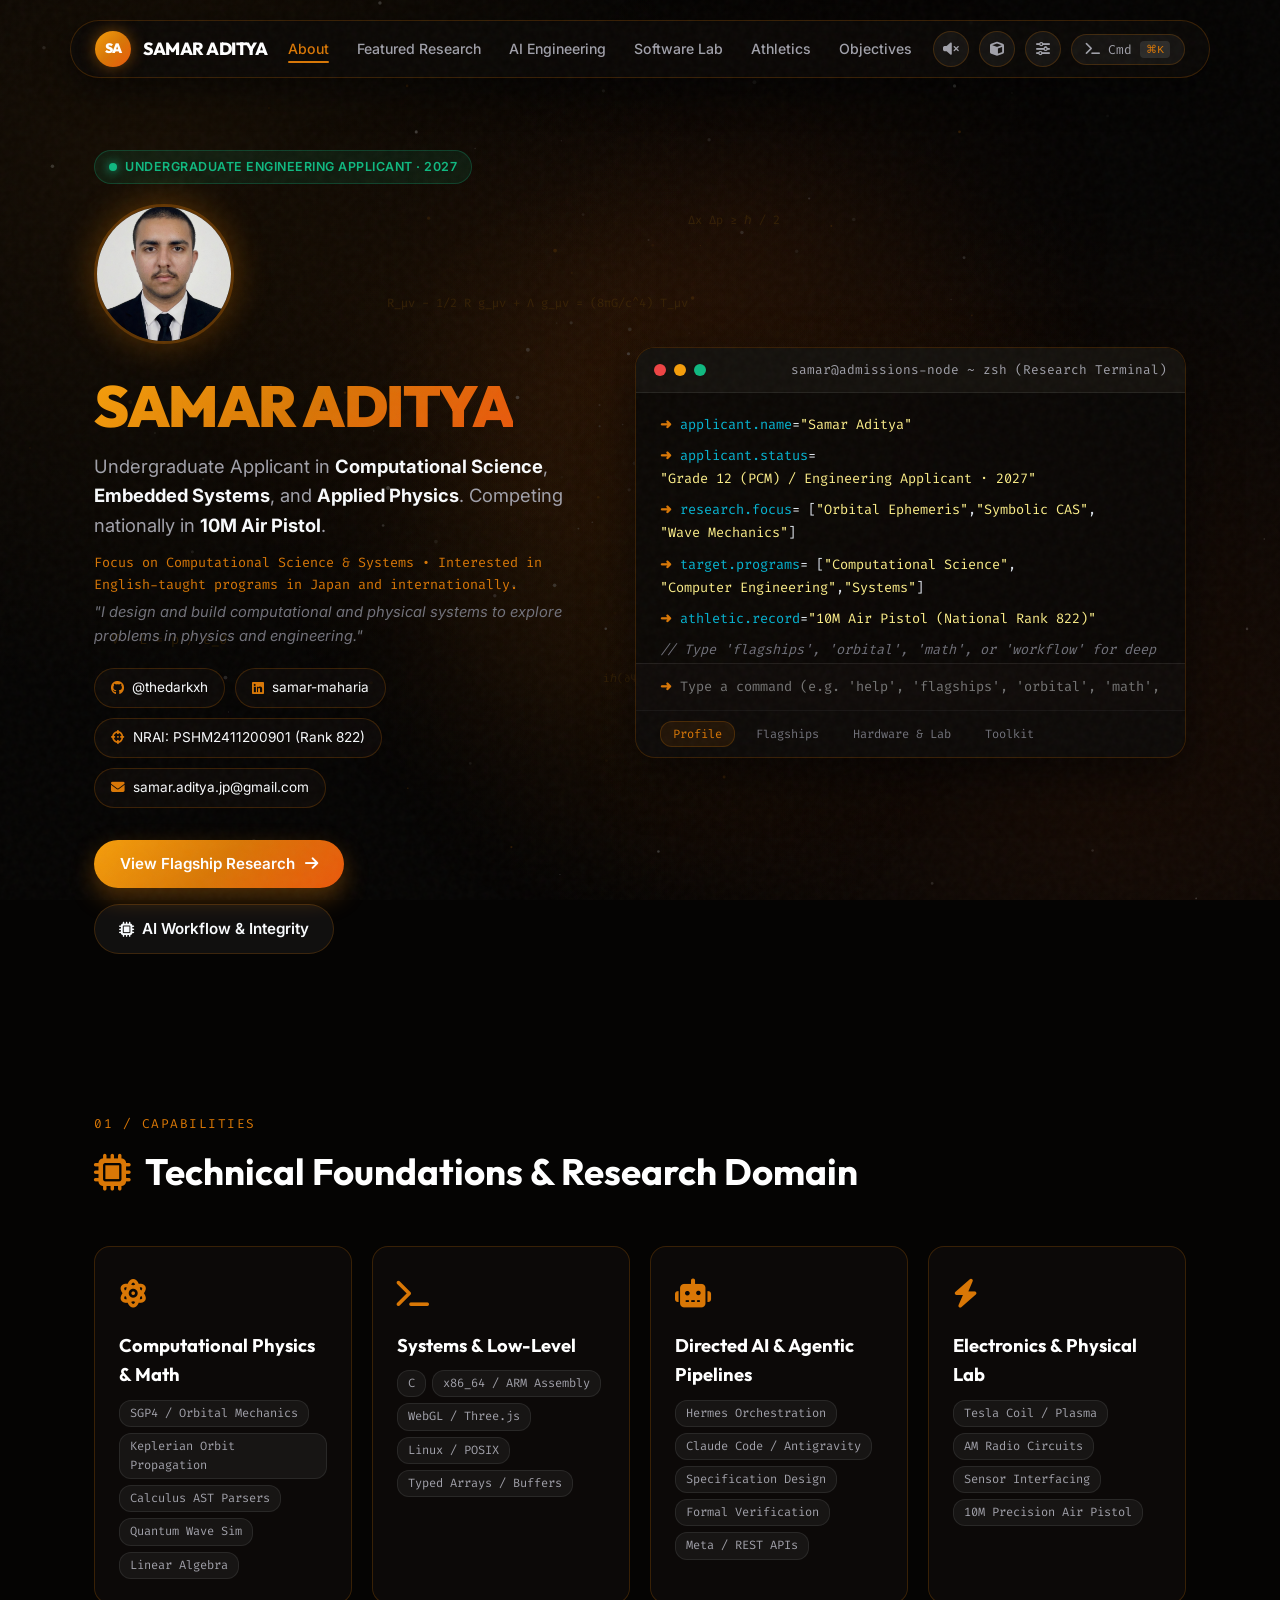
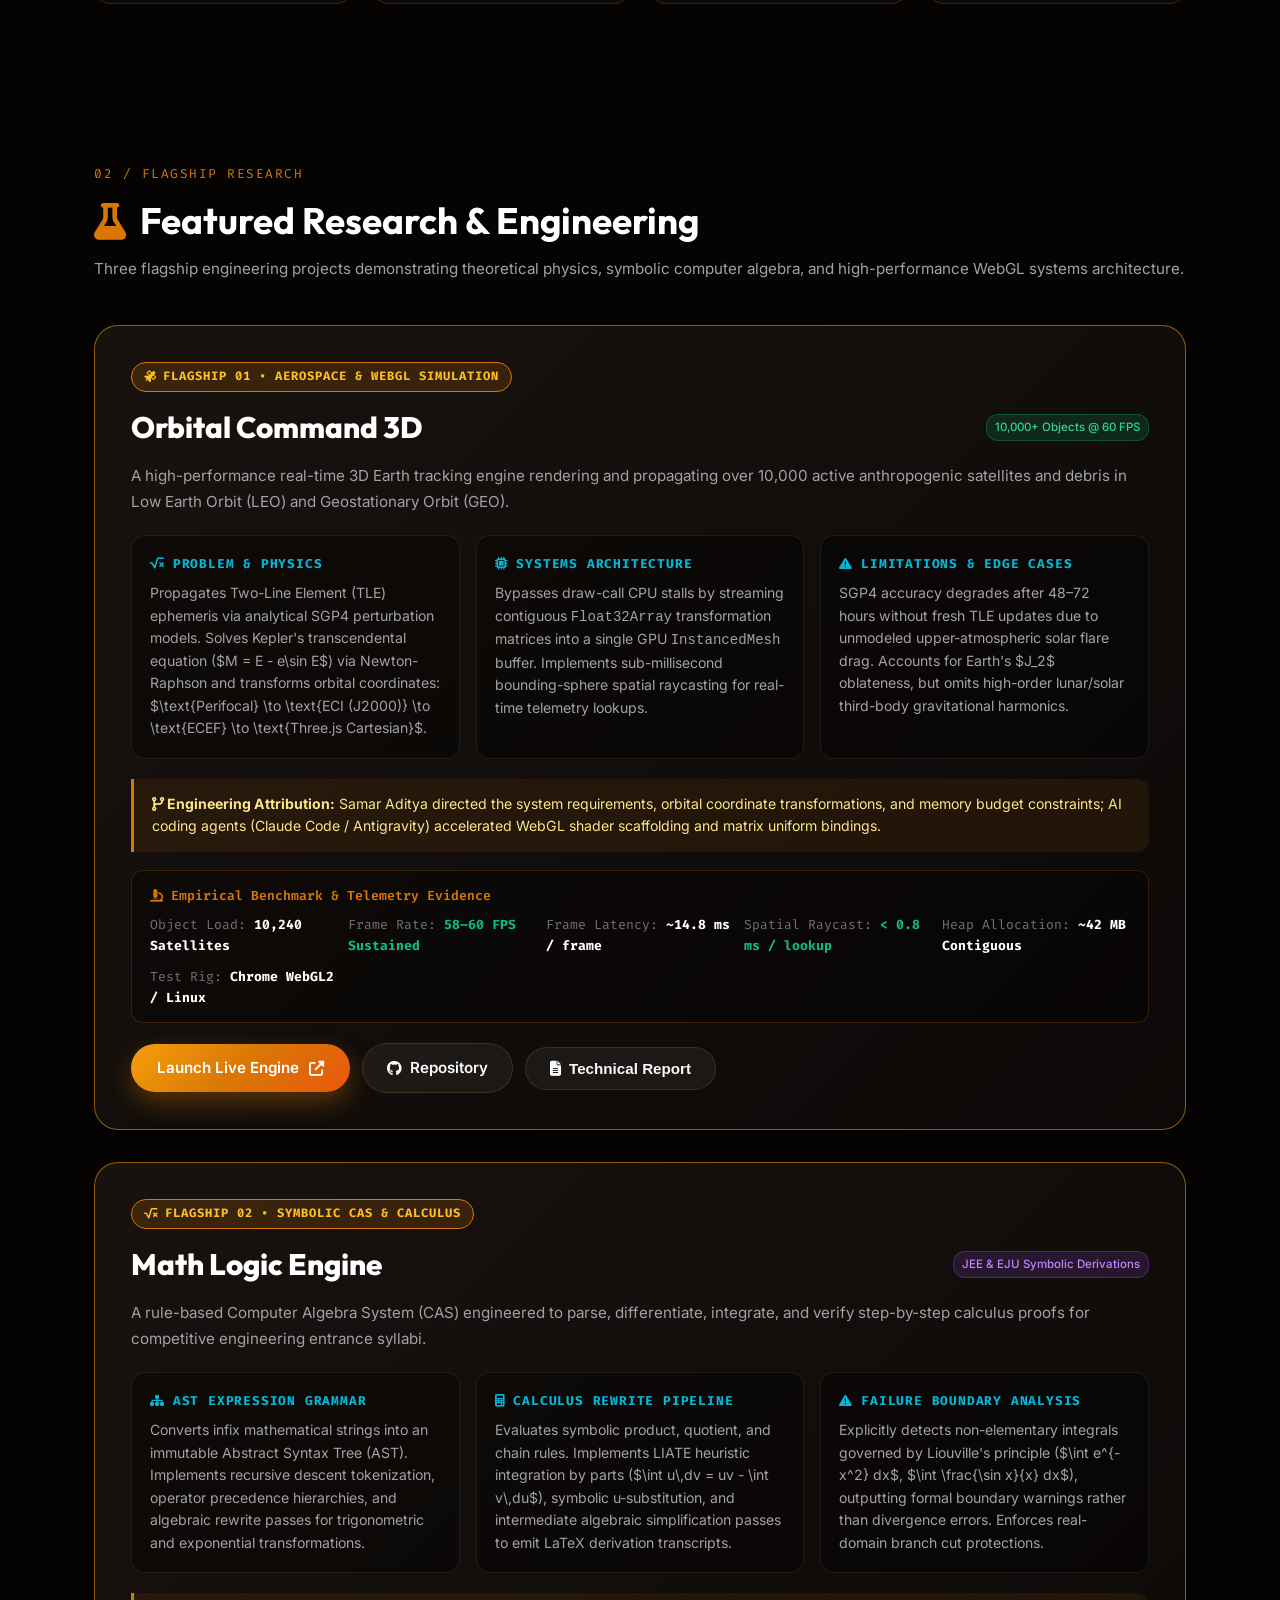
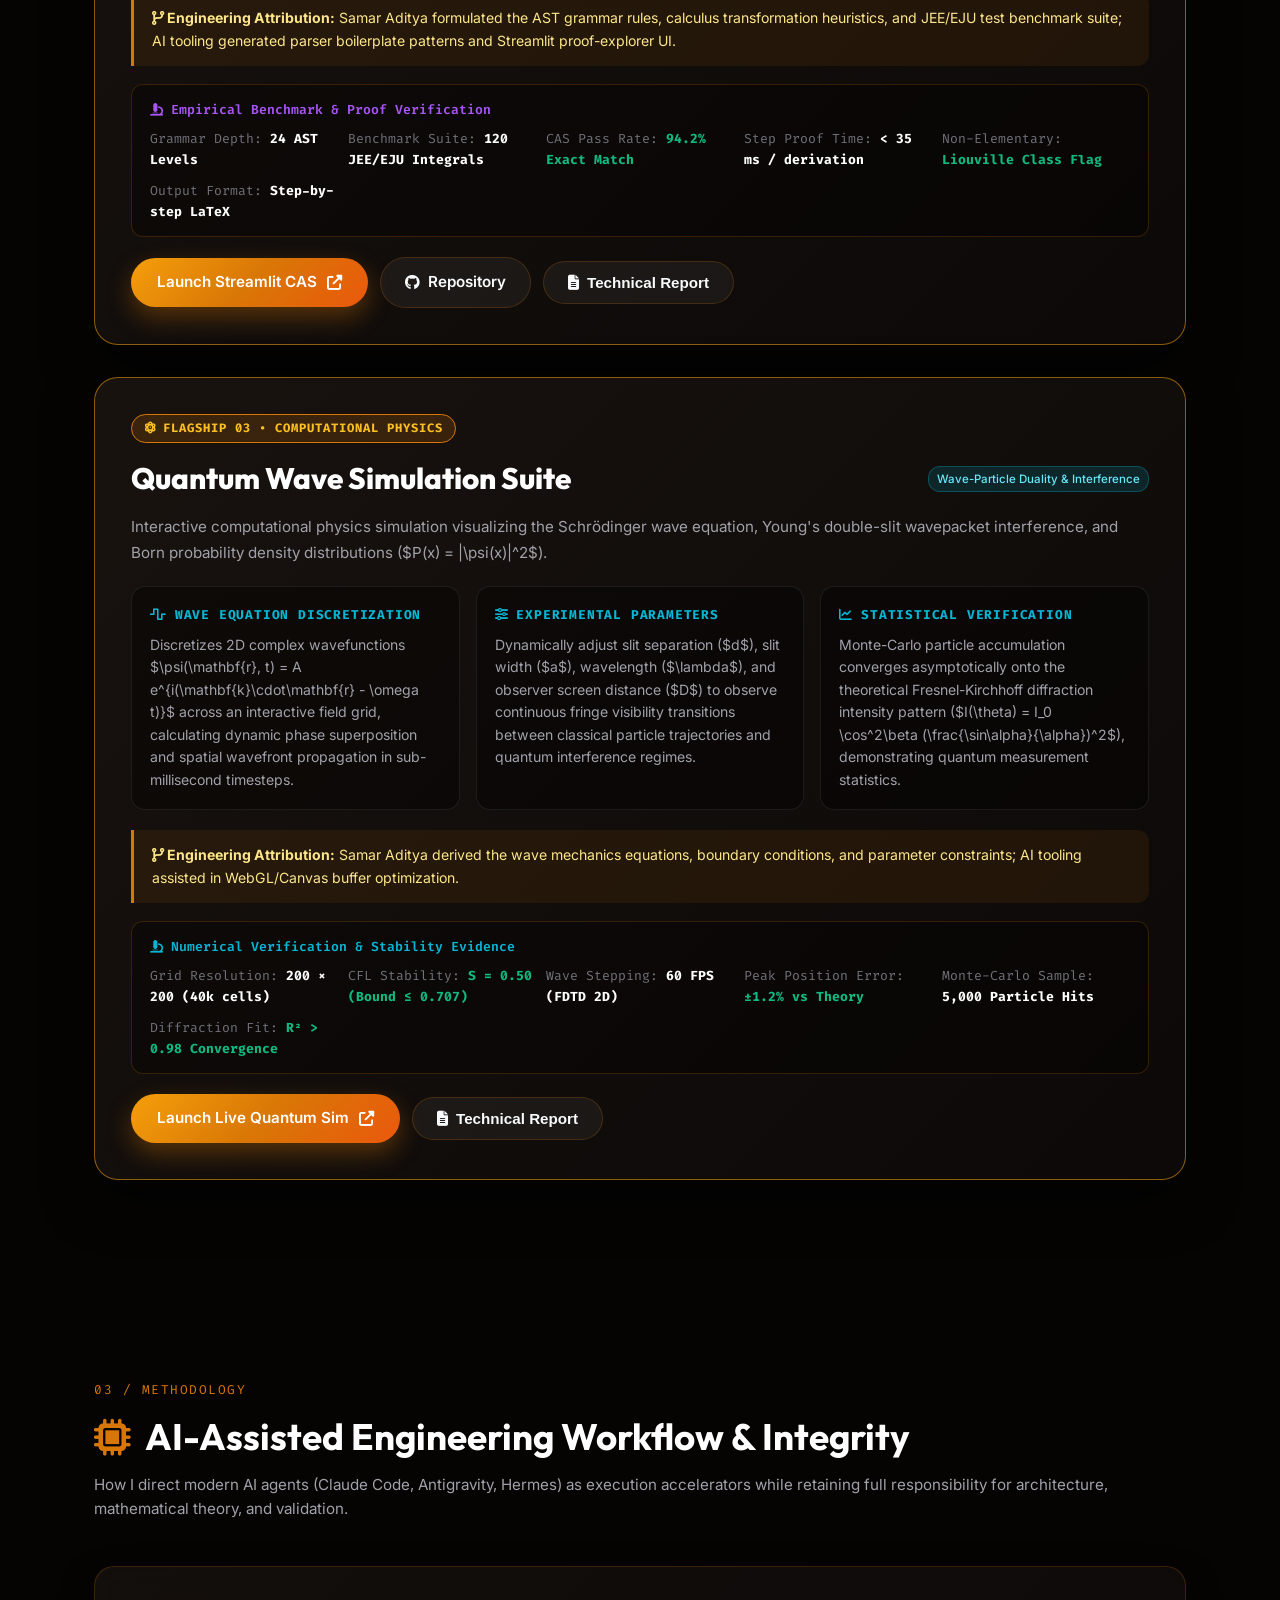
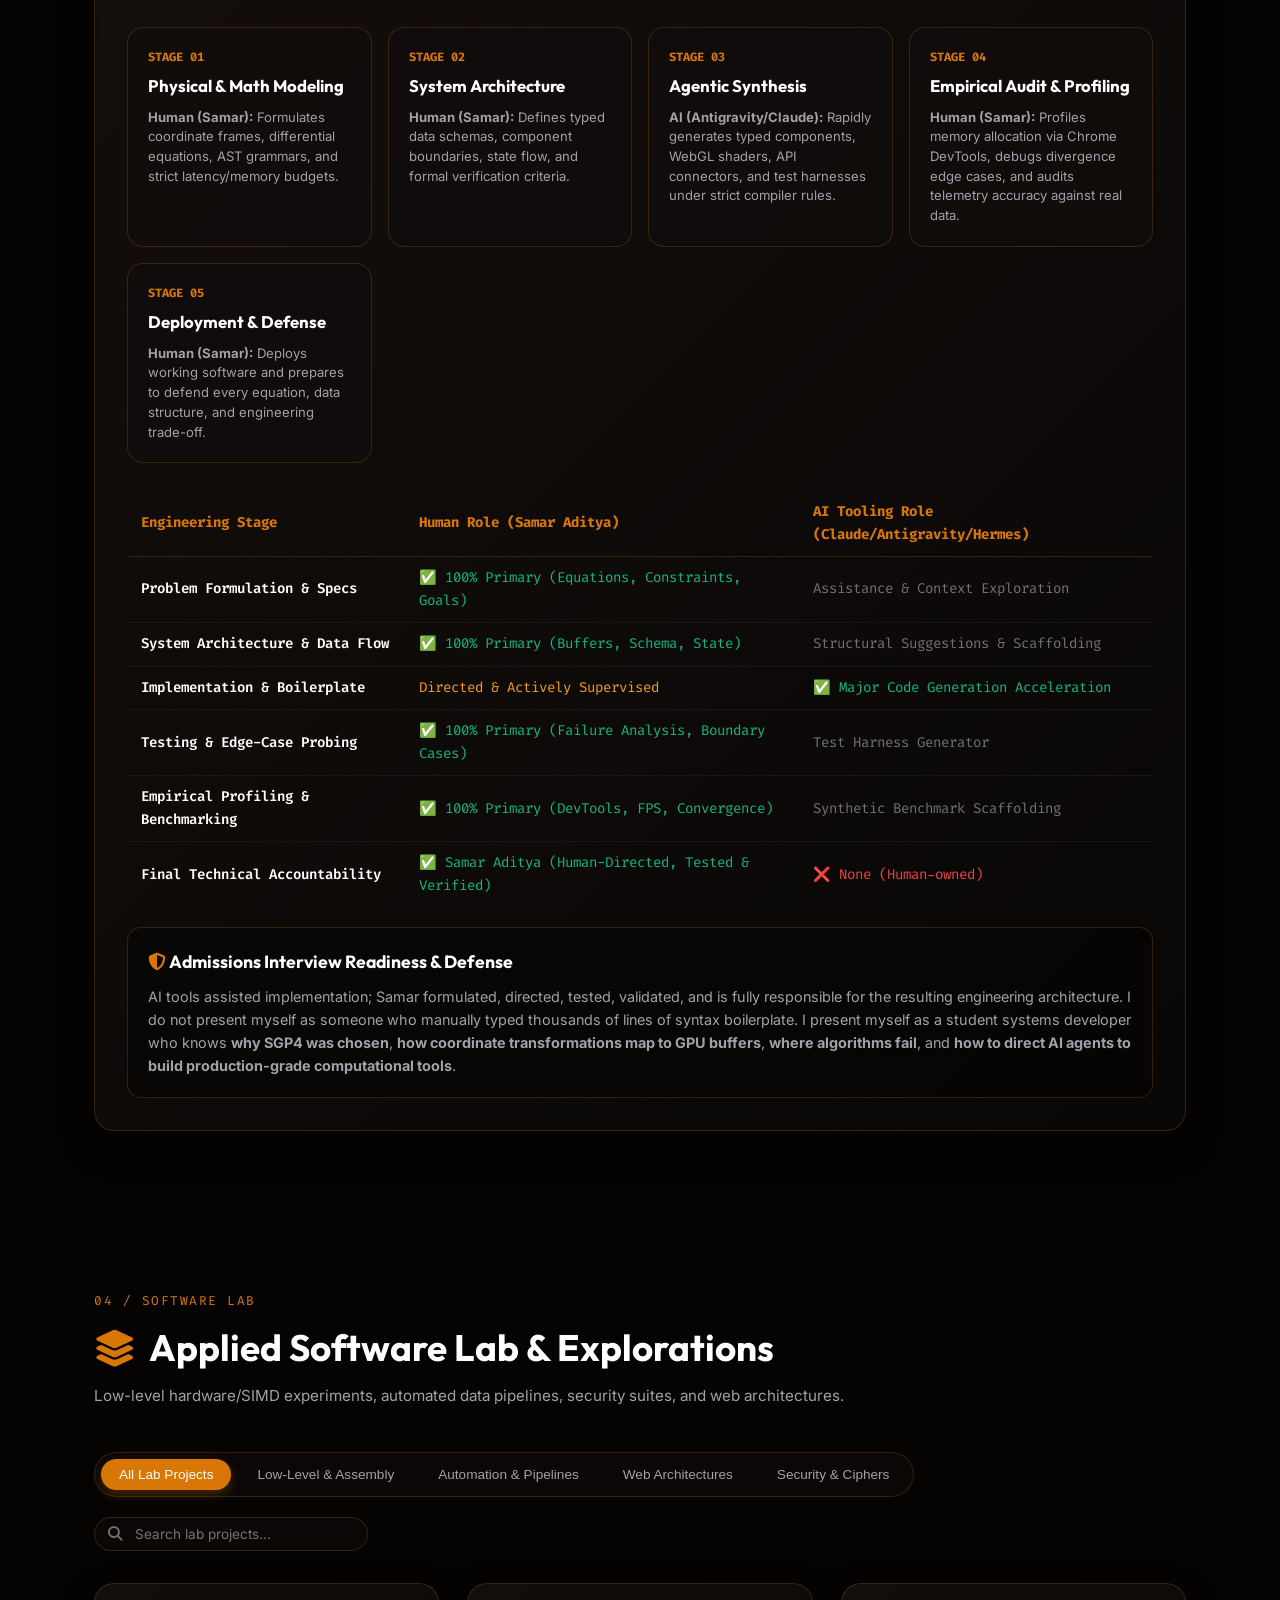
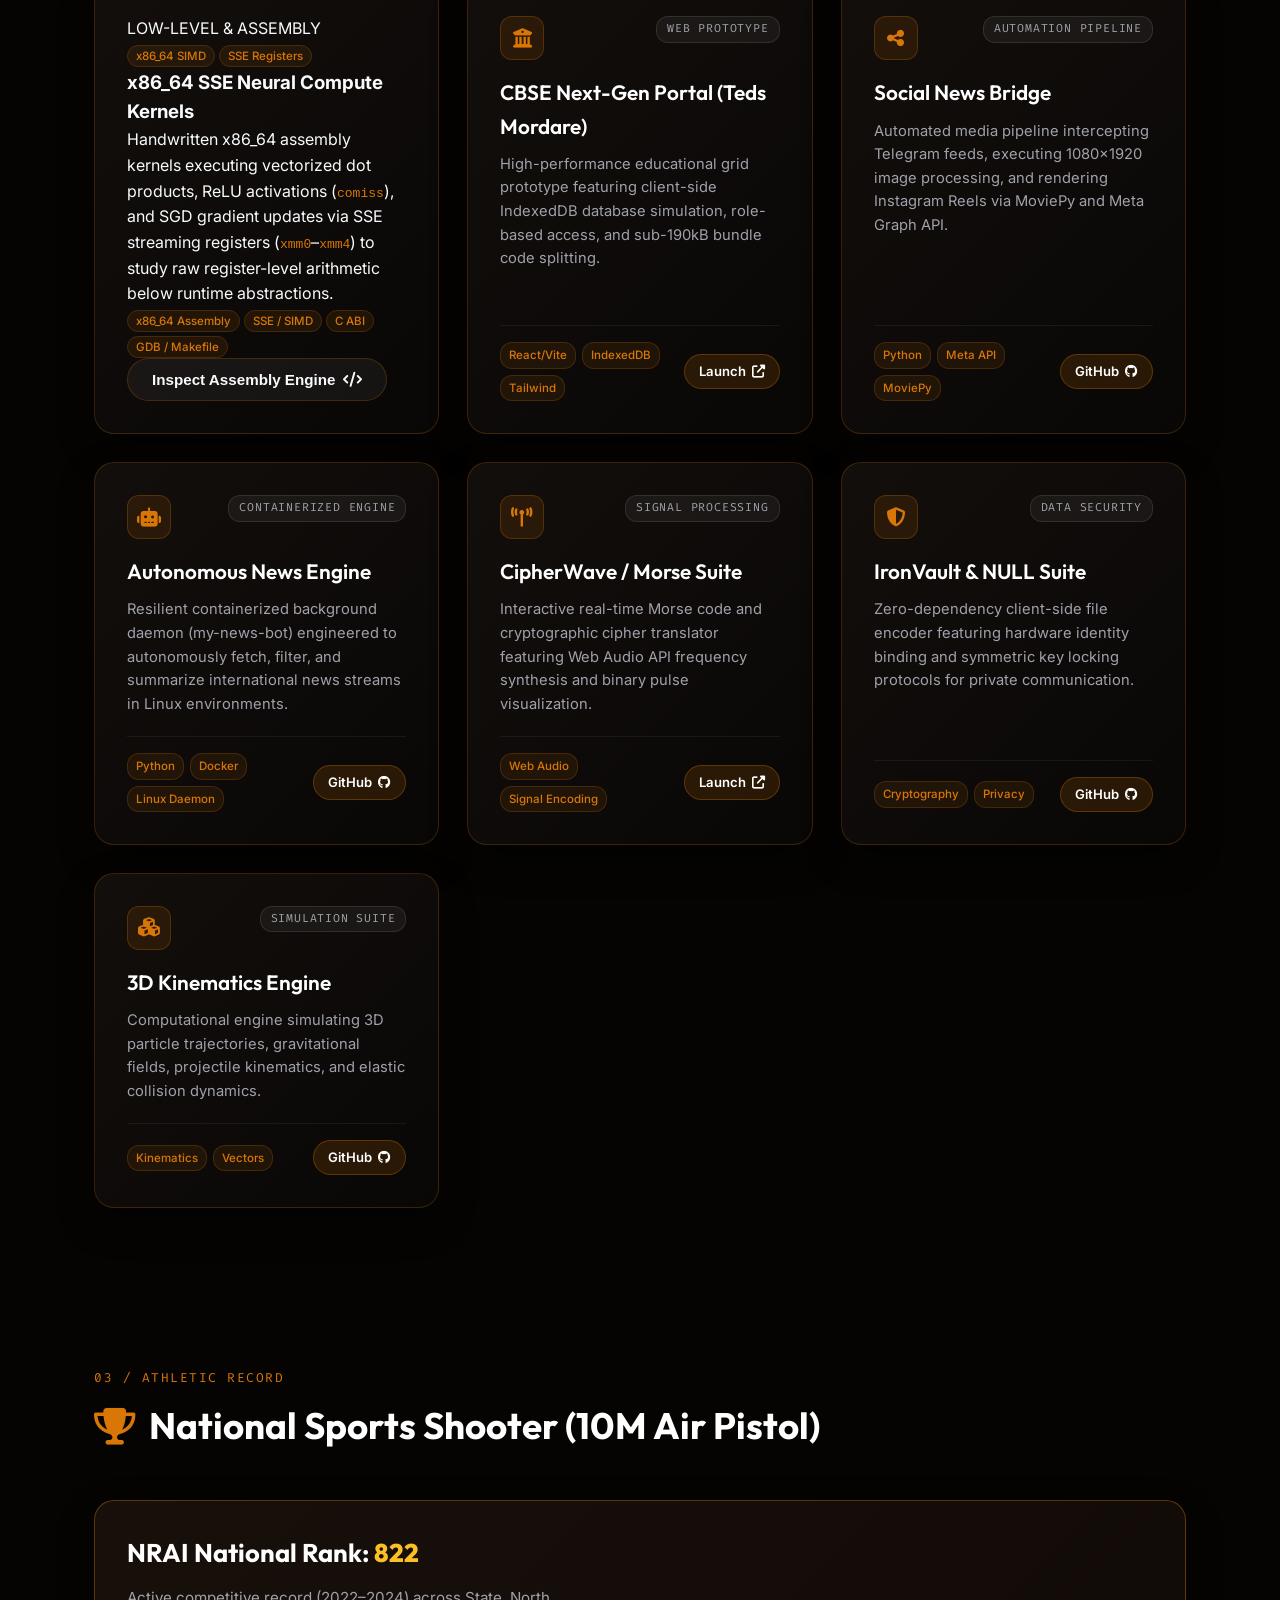
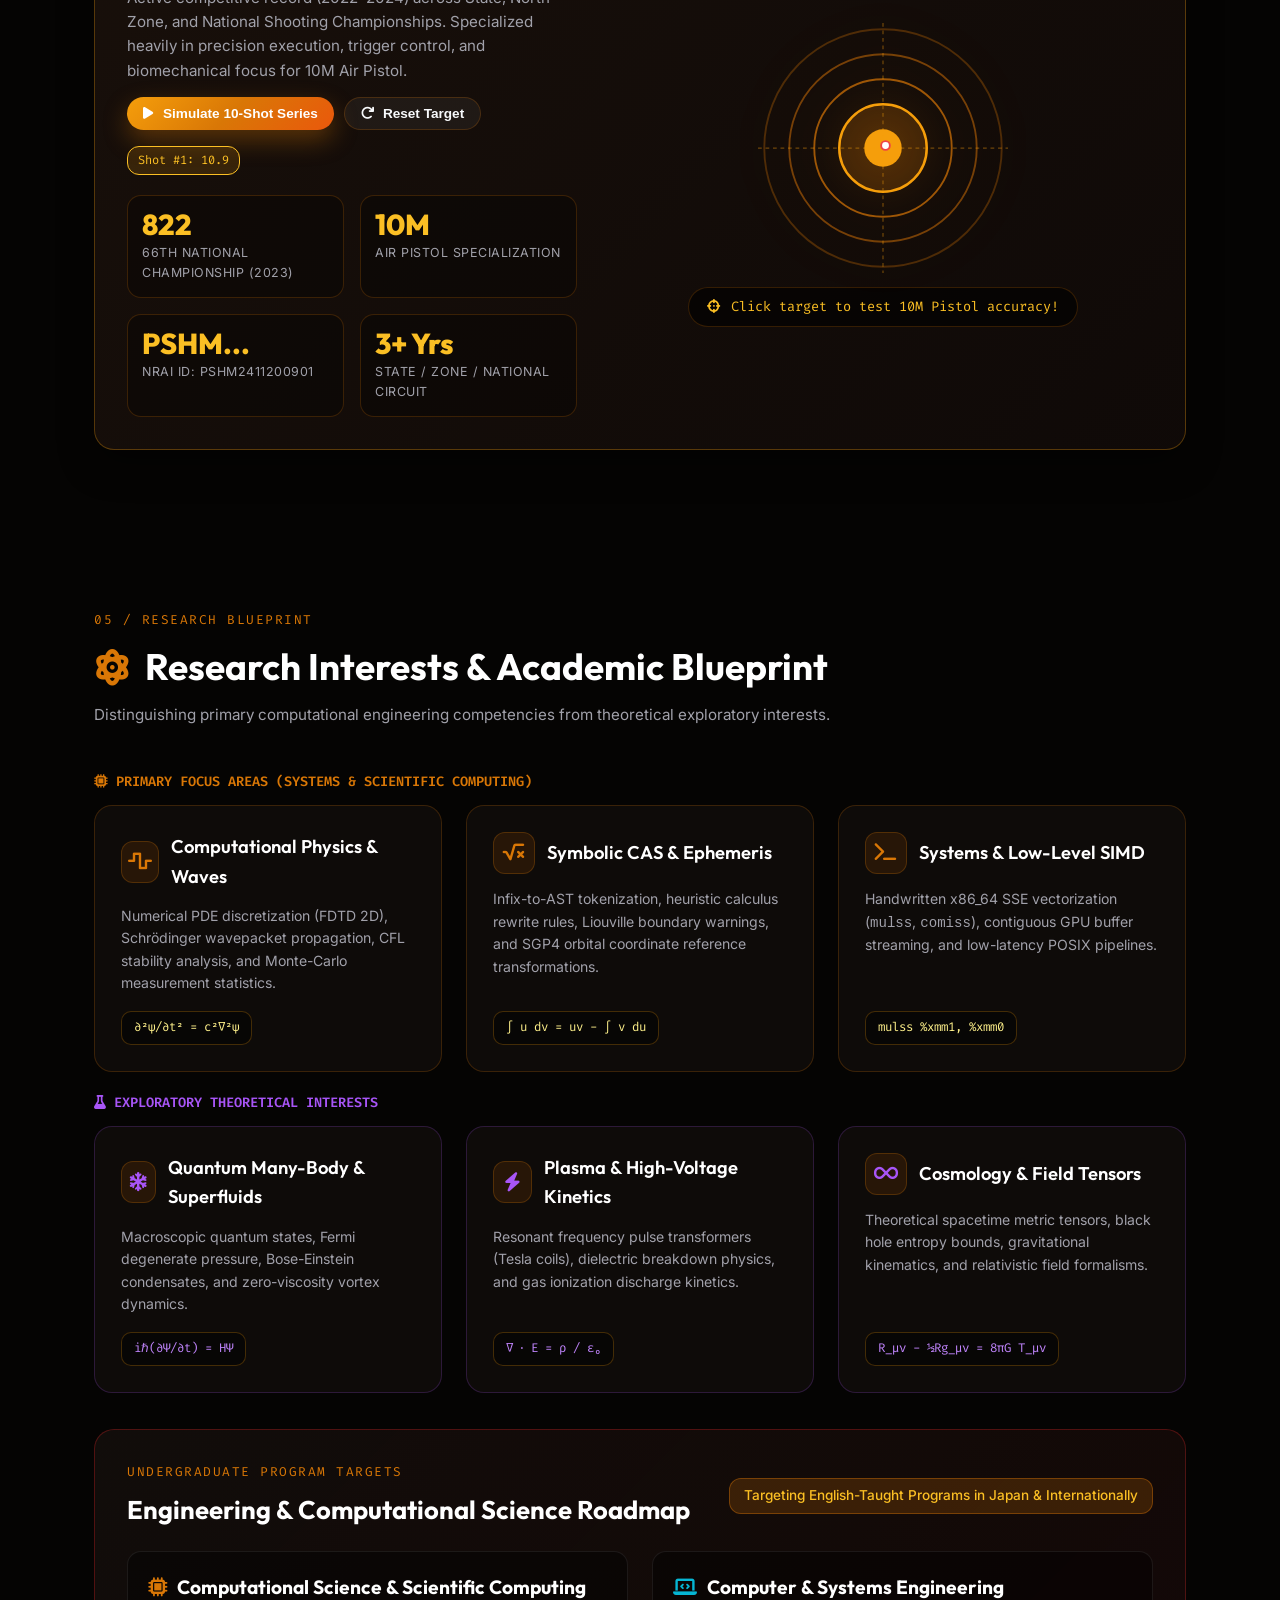
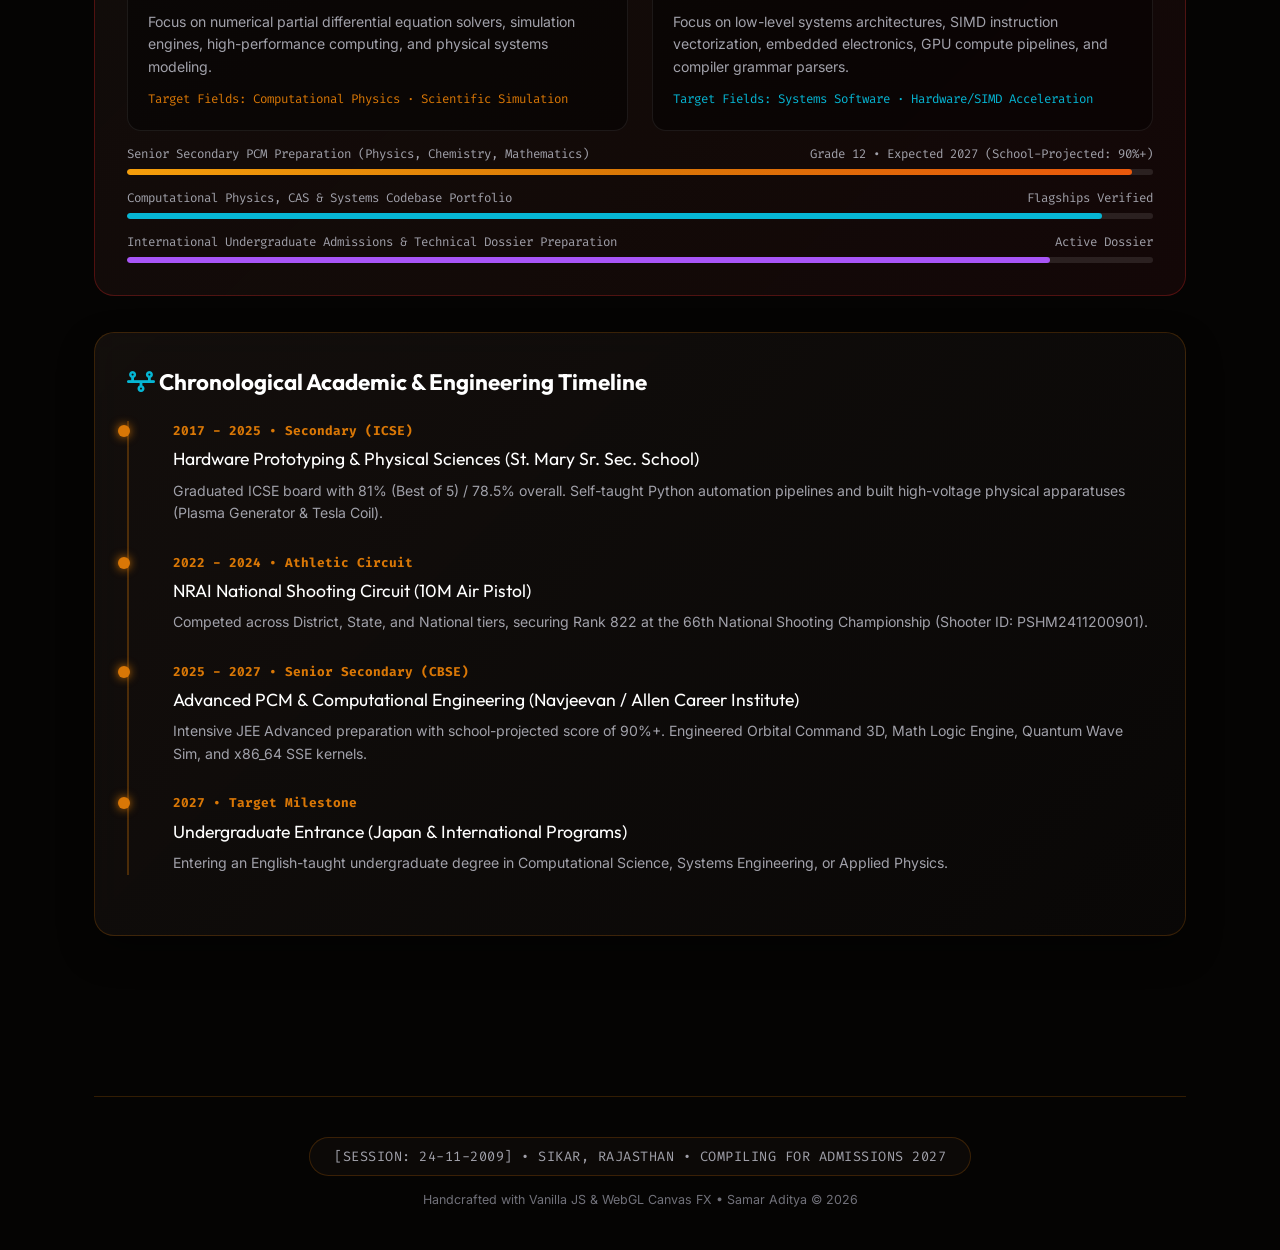
<file: index.html>
<!DOCTYPE html>
<html lang="en">
<head>
    <meta charset="UTF-8">
    <meta name="viewport" content="width=device-width, initial-scale=1.0">
    <title>Samar Aditya | Undergraduate Engineering Applicant • Computational Science & Systems</title>
    <meta name="description" content="Official Research & Engineering Portfolio of Samar Aditya: Computational Physics, Orbital Mechanics, Symbolic Computer Algebra, Embedded Systems, and National Athlete (10M Air Pistol).">
    <link rel="icon" type="image/svg+xml" href="favicon.svg">
    
    <!-- Fonts -->
    <link rel="preconnect" href="https://fonts.googleapis.com">
    <link rel="preconnect" href="https://fonts.gstatic.com" crossorigin>
    <link href="https://fonts.googleapis.com/css2?family=Fira+Code:wght@400;500;600;700&family=Inter:wght@300;400;500;600;700&family=Outfit:wght@400;500;600;700;800;900&display=swap" rel="stylesheet">
    
    <!-- Icons -->
    <link rel="stylesheet" href="https://cdnjs.cloudflare.com/ajax/libs/font-awesome/6.5.1/css/all.min.css">
    
    <style>
        :root {
            --bg-dark: #050403;
            --glass-bg: rgba(16, 12, 10, 0.7);
            --glass-bg-hover: rgba(26, 20, 16, 0.9);
            --glass-border: rgba(217, 119, 6, 0.22);
            --glass-border-glow: rgba(245, 158, 11, 0.55);
            
            --text-main: #f8fafc;
            --text-muted: #a1a1aa;
            --text-dim: #71717a;
            
            --accent-primary: #d97706; /* Gold/Amber */
            --accent-primary-rgb: 217, 119, 6;
            --accent-secondary: #ea580c; /* Orange/Bronze */
            --accent-secondary-rgb: 234, 88, 12;
            --accent-gold: #fbbf24;
            --accent-cyan: #06b6d4; /* Low-Level Systems */
            --accent-purple: #a855f7; /* Quantum Mechanics */
            --accent-green: #10b981; /* Status Green */

            --gradient-primary: linear-gradient(135deg, #f59e0b, #d97706, #ea580c);
            --gradient-cyber: linear-gradient(135deg, #06b6d4, #3b82f6, #8b5cf6);
            --gradient-card: linear-gradient(135deg, rgba(24, 19, 16, 0.75), rgba(10, 8, 7, 0.9));

            --font-heading: 'Outfit', sans-serif;
            --font-body: 'Inter', sans-serif;
            --font-mono: 'Fira Code', monospace;
        }

        * {
            box-sizing: border-box;
            margin: 0;
            padding: 0;
        }

        html {
            scroll-behavior: smooth;
        }

        body {
            background-color: var(--bg-dark);
            color: var(--text-main);
            font-family: var(--font-body);
            line-height: 1.6;
            background-image: 
                radial-gradient(circle at 12% 18%, rgba(217, 119, 6, 0.08), transparent 40%),
                radial-gradient(circle at 88% 82%, rgba(234, 88, 12, 0.08), transparent 40%);
            background-attachment: fixed;
            overflow-x: hidden;
            min-height: 100vh;
        }

        /* Canvas & FX Overlay */
        #canvas-4d {
            position: fixed;
            top: 0;
            left: 0;
            width: 100vw;
            height: 100vh;
            z-index: -2;
            opacity: 0.35;
            pointer-events: none;
            transition: opacity 0.5s ease;
        }

        .noise-overlay {
            position: fixed;
            top: 0;
            left: 0;
            width: 100vw;
            height: 100vh;
            pointer-events: none;
            z-index: 9999;
            opacity: 0.035;
            background-image: url("data:image/svg+xml,%3Csvg viewBox='0 0 200 200' xmlns='http://www.w3.org/2000/svg'%3E%3Cfilter id='noiseFilter'%3E%3CfeTurbulence type='fractalNoise' baseFrequency='0.65' numOctaves='3' stitchTiles='stitch'/%3E%3C/filter%3E%3Crect width='100%25' height='100%25' filter='url(%23noiseFilter)'/%3E%3C/svg%3E");
        }

        /* Scroll Progress Bar */
        #scroll-progress {
            position: fixed;
            top: 0;
            left: 0;
            height: 3px;
            background: var(--gradient-primary);
            width: 0%;
            z-index: 10001;
            box-shadow: 0 0 12px rgba(245, 158, 11, 0.9);
            transition: width 0.1s ease-out;
        }

        /* Container */
        .container {
            max-width: 1140px;
            margin: 0 auto;
            padding: 0 24px;
        }

        /* Floating Navbar HUD */
        .navbar-hud {
            position: fixed;
            top: 20px;
            left: 50%;
            transform: translateX(-50%);
            width: calc(100% - 48px);
            max-width: 1140px;
            z-index: 1000;
            background: rgba(12, 9, 7, 0.82);
            backdrop-filter: blur(24px);
            -webkit-backdrop-filter: blur(24px);
            border: 1px solid var(--glass-border);
            border-radius: 40px;
            padding: 10px 24px;
            display: flex;
            align-items: center;
            justify-content: space-between;
            box-shadow: 0 12px 35px rgba(0, 0, 0, 0.6);
            transition: all 0.3s ease;
        }

        .navbar-brand {
            display: flex;
            align-items: center;
            gap: 12px;
            text-decoration: none;
            color: #fff;
            font-family: var(--font-heading);
            font-weight: 800;
            font-size: 1.1rem;
            letter-spacing: -0.5px;
        }

        .brand-monogram {
            width: 36px;
            height: 36px;
            border-radius: 50%;
            background: var(--gradient-primary);
            color: #fff;
            display: flex;
            align-items: center;
            justify-content: center;
            font-size: 0.85rem;
            font-weight: 900;
            box-shadow: 0 0 15px rgba(217, 119, 6, 0.5);
        }

        .nav-links {
            display: flex;
            align-items: center;
            gap: 28px;
            list-style: none;
        }

        .nav-links a {
            color: var(--text-muted);
            text-decoration: none;
            font-size: 0.88rem;
            font-weight: 500;
            transition: all 0.25s ease;
            position: relative;
        }

        .nav-links a:hover, .nav-links a.active {
            color: var(--accent-primary);
        }

        .nav-links a.active::after {
            content: '';
            position: absolute;
            bottom: -6px;
            left: 0;
            width: 100%;
            height: 2px;
            background: var(--accent-primary);
            border-radius: 2px;
        }

        .nav-actions {
            display: flex;
            align-items: center;
            gap: 10px;
        }

        .icon-btn {
            background: rgba(255, 255, 255, 0.05);
            border: 1px solid var(--glass-border);
            color: var(--text-muted);
            width: 36px;
            height: 36px;
            border-radius: 50%;
            cursor: pointer;
            display: flex;
            align-items: center;
            justify-content: center;
            font-size: 0.88rem;
            transition: all 0.25s ease;
        }

        .icon-btn:hover {
            background: rgba(217, 119, 6, 0.2);
            border-color: var(--accent-primary);
            color: #fff;
            transform: scale(1.08);
        }

        .cmd-btn {
            background: rgba(255, 255, 255, 0.05);
            border: 1px solid var(--glass-border);
            color: var(--text-muted);
            padding: 6px 14px;
            border-radius: 20px;
            font-size: 0.8rem;
            font-family: var(--font-mono);
            cursor: pointer;
            display: flex;
            align-items: center;
            gap: 8px;
            transition: all 0.25s ease;
        }

        .cmd-btn:hover {
            background: rgba(217, 119, 6, 0.15);
            border-color: var(--accent-primary);
            color: var(--text-main);
        }

        .cmd-btn kbd {
            background: rgba(255, 255, 255, 0.1);
            padding: 2px 6px;
            border-radius: 4px;
            font-size: 0.7rem;
            color: var(--accent-primary);
        }

        .mobile-menu-btn {
            display: none;
            background: none;
            border: none;
            color: #fff;
            font-size: 1.2rem;
            cursor: pointer;
        }

        /* Mobile Drawer Nav */
        .mobile-drawer {
            position: fixed;
            top: 80px;
            left: 50%;
            transform: translateX(-50%) translateY(-20px);
            width: calc(100% - 48px);
            background: rgba(18, 14, 12, 0.95);
            backdrop-filter: blur(24px);
            border: 1px solid var(--glass-border);
            border-radius: 20px;
            padding: 20px;
            z-index: 999;
            display: none;
            opacity: 0;
            transition: all 0.3s ease;
        }

        .mobile-drawer.open {
            display: block;
            opacity: 1;
            transform: translateX(-50%) translateY(0);
        }

        .mobile-drawer ul {
            list-style: none;
            display: flex;
            flex-direction: column;
            gap: 16px;
        }

        .mobile-drawer a {
            color: var(--text-main);
            text-decoration: none;
            font-size: 1rem;
            font-weight: 500;
            display: block;
            padding: 8px;
            border-radius: 8px;
        }

        .mobile-drawer a:hover {
            background: rgba(217, 119, 6, 0.15);
            color: var(--accent-primary);
        }

        /* Hero Section */
        .hero-section {
            padding-top: 150px;
            padding-bottom: 80px;
            display: grid;
            grid-template-columns: 1fr 1.1fr;
            gap: 40px;
            align-items: center;
        }

        .hero-content {
            display: flex;
            flex-direction: column;
            align-items: flex-start;
        }

        .status-pill {
            display: inline-flex;
            align-items: center;
            gap: 8px;
            background: rgba(16, 185, 129, 0.1);
            border: 1px solid rgba(16, 185, 129, 0.25);
            color: var(--accent-green);
            padding: 6px 14px;
            border-radius: 30px;
            font-size: 0.78rem;
            font-weight: 600;
            letter-spacing: 0.5px;
            text-transform: uppercase;
            margin-bottom: 20px;
        }

        .status-dot {
            width: 8px;
            height: 8px;
            border-radius: 50%;
            background: var(--accent-green);
            box-shadow: 0 0 10px var(--accent-green);
            animation: pulseDot 2s infinite;
        }

        @keyframes pulseDot {
            0% { opacity: 0.4; transform: scale(0.9); }
            50% { opacity: 1; transform: scale(1.15); }
            100% { opacity: 0.4; transform: scale(0.9); }
        }

        .avatar-wrapper {
            position: relative;
            margin-bottom: 24px;
        }

        .profile-img {
            width: 140px;
            height: 140px;
            border-radius: 50%;
            object-fit: cover;
            border: 3px solid rgba(217, 119, 6, 0.4);
            box-shadow: 0 0 35px rgba(217, 119, 6, 0.35);
            transition: all 0.5s ease;
        }

        .profile-img:hover {
            transform: scale(1.04) rotate(2deg);
            border-color: var(--accent-primary);
            box-shadow: 0 0 50px rgba(245, 158, 11, 0.5);
        }

        h1.hero-title {
            font-family: var(--font-heading);
            font-size: 3.6rem;
            font-weight: 900;
            line-height: 1.05;
            background: var(--gradient-primary);
            -webkit-background-clip: text;
            -webkit-text-fill-color: transparent;
            margin-bottom: 16px;
            letter-spacing: -1.5px;
        }

        .hero-subtitle {
            font-size: 1.15rem;
            color: var(--text-muted);
            font-weight: 400;
            margin-bottom: 24px;
            max-width: 480px;
        }

        .hero-subtitle strong {
            color: var(--text-main);
        }

        .contact-chips {
            display: flex;
            flex-wrap: wrap;
            gap: 10px;
            margin-bottom: 32px;
        }

        .chip {
            display: inline-flex;
            align-items: center;
            gap: 8px;
            background: var(--glass-bg);
            border: 1px solid var(--glass-border);
            padding: 8px 16px;
            border-radius: 30px;
            font-size: 0.85rem;
            color: var(--text-main);
            text-decoration: none;
            transition: all 0.3s ease;
        }

        .chip i {
            color: var(--accent-primary);
        }

        .chip:hover {
            background: rgba(217, 119, 6, 0.2);
            border-color: var(--accent-primary);
            transform: translateY(-2px);
            color: #fff;
        }

        .cta-group {
            display: flex;
            gap: 16px;
            flex-wrap: wrap;
        }

        .btn-primary {
            background: var(--gradient-primary);
            color: #fff;
            padding: 12px 26px;
            border-radius: 30px;
            font-weight: 600;
            font-size: 0.95rem;
            text-decoration: none;
            display: inline-flex;
            align-items: center;
            gap: 10px;
            box-shadow: 0 10px 25px rgba(217, 119, 6, 0.35);
            transition: all 0.3s ease;
            border: none;
            cursor: pointer;
        }

        .btn-primary:hover {
            transform: translateY(-3px);
            box-shadow: 0 14px 35px rgba(245, 158, 11, 0.5);
        }

        .btn-secondary {
            background: rgba(255, 255, 255, 0.05);
            border: 1px solid var(--glass-border);
            color: var(--text-main);
            padding: 12px 24px;
            border-radius: 30px;
            font-weight: 600;
            font-size: 0.95rem;
            text-decoration: none;
            display: inline-flex;
            align-items: center;
            gap: 8px;
            transition: all 0.3s ease;
            cursor: pointer;
        }

        .btn-secondary:hover {
            background: rgba(255, 255, 255, 0.1);
            border-color: rgba(255, 255, 255, 0.3);
            transform: translateY(-2px);
        }

        /* Cyber Terminal Hero Card */
        .hero-terminal {
            background: rgba(10, 8, 6, 0.92);
            border: 1px solid var(--glass-border);
            border-radius: 20px;
            overflow: hidden;
            box-shadow: 0 20px 50px rgba(0, 0, 0, 0.6);
            backdrop-filter: blur(16px);
        }

        .terminal-header {
            background: rgba(22, 18, 14, 0.95);
            padding: 12px 18px;
            display: flex;
            align-items: center;
            justify-content: space-between;
            border-bottom: 1px solid rgba(255, 255, 255, 0.08);
        }

        .terminal-dots {
            display: flex;
            gap: 8px;
        }

        .terminal-dot {
            width: 12px;
            height: 12px;
            border-radius: 50%;
        }

        .dot-red { background: #ef4444; }
        .dot-yellow { background: #f59e0b; }
        .dot-green { background: #10b981; }

        .terminal-title {
            font-family: var(--font-mono);
            font-size: 0.8rem;
            color: var(--text-muted);
        }

        .terminal-body {
            padding: 20px 24px;
            font-family: var(--font-mono);
            font-size: 0.85rem;
            color: #e2e8f0;
            line-height: 1.7;
            min-height: 220px;
            max-height: 270px;
            overflow-y: auto;
        }

        .terminal-line {
            margin-bottom: 8px;
            display: flex;
            flex-wrap: wrap;
        }

        .t-prompt { color: var(--accent-primary); margin-right: 8px; font-weight: bold; }
        .t-key { color: var(--accent-cyan); }
        .t-val { color: #fef08a; }
        .t-comment { color: var(--text-dim); font-style: italic; }

        .terminal-input-row {
            display: flex;
            align-items: center;
            padding: 12px 24px;
            background: rgba(18, 14, 12, 0.7);
            border-top: 1px solid rgba(255, 255, 255, 0.08);
        }

        .terminal-input-row span {
            color: var(--accent-primary);
            font-family: var(--font-mono);
            font-size: 0.85rem;
            margin-right: 8px;
            font-weight: bold;
        }

        .terminal-cli-input {
            width: 100%;
            background: none;
            border: none;
            color: #fff;
            font-family: var(--font-mono);
            font-size: 0.85rem;
            outline: none;
        }

        .terminal-nav {
            display: flex;
            gap: 8px;
            padding: 10px 24px;
            background: rgba(18, 14, 12, 0.5);
            border-top: 1px solid rgba(255, 255, 255, 0.05);
        }

        .term-tab {
            background: none;
            border: 1px solid transparent;
            color: var(--text-dim);
            padding: 4px 12px;
            border-radius: 12px;
            font-family: var(--font-mono);
            font-size: 0.75rem;
            cursor: pointer;
            transition: all 0.2s;
        }

        .term-tab.active, .term-tab:hover {
            color: var(--accent-primary);
            border-color: var(--glass-border);
            background: rgba(217, 119, 6, 0.1);
        }

        /* Section Headings */
        section {
            padding: 80px 0;
        }

        .section-header {
            margin-bottom: 44px;
        }

        .section-tag {
            font-family: var(--font-mono);
            font-size: 0.8rem;
            color: var(--accent-primary);
            text-transform: uppercase;
            letter-spacing: 1.5px;
            margin-bottom: 8px;
            display: block;
        }

        h2.section-title {
            font-family: var(--font-heading);
            font-size: 2.3rem;
            font-weight: 700;
            color: #fff;
            display: flex;
            align-items: center;
            gap: 14px;
        }

        h2.section-title i {
            color: var(--accent-primary);
        }

        /* Glass Cards Base with Mouse Spotlight Glow */
        .glass-card {
            background: var(--gradient-card);
            border: 1px solid var(--glass-border);
            border-radius: 20px;
            padding: 32px;
            backdrop-filter: blur(16px);
            -webkit-backdrop-filter: blur(16px);
            transition: transform 0.4s cubic-bezier(0.23, 1, 0.32, 1), border-color 0.4s, box-shadow 0.4s;
            position: relative;
            box-shadow: 0 15px 35px rgba(0, 0, 0, 0.4);
            overflow: hidden;
        }

        .glass-card::before {
            content: '';
            position: absolute;
            top: var(--mouse-y, 50%);
            left: var(--mouse-x, 50%);
            transform: translate(-50%, -50%);
            width: 350px;
            height: 350px;
            background: radial-gradient(circle, rgba(245, 158, 11, 0.12), transparent 70%);
            opacity: 0;
            pointer-events: none;
            transition: opacity 0.4s ease;
        }

        .glass-card:hover::before {
            opacity: 1;
        }

        .glass-card:hover {
            transform: translateY(-5px);
            border-color: var(--glass-border-glow);
            box-shadow: 0 20px 45px rgba(217, 119, 6, 0.18), 0 10px 20px rgba(0, 0, 0, 0.5);
        }

        /* Tech Stack HUD Section */
        .tech-grid {
            display: grid;
            grid-template-columns: repeat(auto-fit, minmax(240px, 1fr));
            gap: 20px;
        }

        .tech-card {
            background: rgba(18, 14, 12, 0.6);
            border: 1px solid var(--glass-border);
            border-radius: 16px;
            padding: 24px;
            transition: all 0.3s ease;
        }

        .tech-card:hover {
            border-color: var(--accent-primary);
            background: rgba(28, 22, 18, 0.8);
        }

        .tech-card-icon {
            font-size: 1.8rem;
            color: var(--accent-primary);
            margin-bottom: 14px;
        }

        .tech-card h3 {
            font-family: var(--font-heading);
            font-size: 1.15rem;
            margin-bottom: 10px;
            color: #fff;
        }

        .tech-tags {
            display: flex;
            flex-wrap: wrap;
            gap: 6px;
        }

        .t-tag {
            background: rgba(255, 255, 255, 0.05);
            color: var(--text-muted);
            padding: 3px 10px;
            border-radius: 12px;
            font-size: 0.75rem;
            font-family: var(--font-mono);
            border: 1px solid rgba(255, 255, 255, 0.08);
        }

        /* Projects Section */
        .portfolio-controls {
            display: flex;
            flex-wrap: wrap;
            justify-content: space-between;
            align-items: center;
            gap: 20px;
            margin-bottom: 32px;
        }

        .filter-tabs {
            display: flex;
            flex-wrap: wrap;
            gap: 8px;
            background: rgba(14, 11, 9, 0.6);
            padding: 6px;
            border-radius: 30px;
            border: 1px solid var(--glass-border);
        }

        .filter-btn {
            background: none;
            border: none;
            color: var(--text-muted);
            padding: 8px 18px;
            border-radius: 20px;
            font-size: 0.85rem;
            font-weight: 500;
            cursor: pointer;
            transition: all 0.25s ease;
        }

        .filter-btn:hover, .filter-btn.active {
            background: var(--accent-primary);
            color: #fff;
            box-shadow: 0 4px 12px rgba(217, 119, 6, 0.3);
        }

        .search-box {
            position: relative;
            min-width: 260px;
        }

        .search-box i {
            position: absolute;
            left: 14px;
            top: 50%;
            transform: translateY(-50%);
            color: var(--text-dim);
            font-size: 0.9rem;
        }

        .search-input {
            width: 100%;
            background: rgba(14, 11, 9, 0.6);
            border: 1px solid var(--glass-border);
            border-radius: 20px;
            padding: 8px 16px 8px 40px;
            color: var(--text-main);
            font-family: var(--font-body);
            font-size: 0.85rem;
            outline: none;
            transition: all 0.25s ease;
        }

        .search-input:focus {
            border-color: var(--accent-primary);
            box-shadow: 0 0 15px rgba(217, 119, 6, 0.2);
        }

        .projects-grid {
            display: grid;
            grid-template-columns: repeat(auto-fill, minmax(330px, 1fr));
            gap: 28px;
        }

        .project-card {
            display: flex;
            flex-direction: column;
            justify-content: space-between;
            cursor: pointer;
        }

        .p-header {
            display: flex;
            align-items: flex-start;
            justify-content: space-between;
            margin-bottom: 16px;
        }

        .p-icon {
            width: 44px;
            height: 44px;
            border-radius: 12px;
            background: rgba(217, 119, 6, 0.12);
            border: 1px solid rgba(217, 119, 6, 0.25);
            color: var(--accent-primary);
            display: flex;
            align-items: center;
            justify-content: center;
            font-size: 1.2rem;
        }

        .p-type {
            font-size: 0.72rem;
            font-family: var(--font-mono);
            text-transform: uppercase;
            letter-spacing: 0.8px;
            padding: 3px 10px;
            border-radius: 12px;
            background: rgba(255, 255, 255, 0.05);
            color: var(--text-muted);
            border: 1px solid rgba(255, 255, 255, 0.1);
        }

        h3.p-title {
            font-family: var(--font-heading);
            font-size: 1.3rem;
            font-weight: 600;
            color: #fff;
            margin-bottom: 10px;
        }

        p.p-desc {
            color: var(--text-muted);
            font-size: 0.92rem;
            margin-bottom: 20px;
            line-height: 1.6;
            flex-grow: 1;
        }

        .p-footer {
            display: flex;
            align-items: center;
            justify-content: space-between;
            margin-top: auto;
            padding-top: 16px;
            border-top: 1px solid rgba(255, 255, 255, 0.06);
        }

        .p-tags {
            display: flex;
            flex-wrap: wrap;
            gap: 6px;
        }

        .badge-tag {
            background: rgba(217, 119, 6, 0.1);
            color: var(--accent-primary);
            border: 1px solid rgba(217, 119, 6, 0.2);
            padding: 3px 8px;
            border-radius: 12px;
            font-size: 0.72rem;
            font-weight: 500;
        }

        .badge-tag.lowlevel {
            color: var(--accent-cyan);
            border-color: rgba(6, 182, 212, 0.3);
            background: rgba(6, 182, 212, 0.1);
        }

        .repo-link-btn {
            color: #fff;
            background: rgba(217, 119, 6, 0.15);
            border: 1px solid rgba(217, 119, 6, 0.3);
            padding: 6px 14px;
            border-radius: 20px;
            text-decoration: none;
            font-weight: 600;
            font-size: 0.82rem;
            display: inline-flex;
            align-items: center;
            gap: 6px;
            transition: all 0.3s ease;
        }

        .repo-link-btn:hover {
            background: var(--accent-primary);
            box-shadow: 0 4px 12px rgba(217, 119, 6, 0.4);
            transform: translateY(-2px);
        }

        /* Featured Flagship Research Section */
        .featured-research-container {
            display: flex;
            flex-direction: column;
            gap: 32px;
            margin-bottom: 40px;
        }

        .featured-card {
            background: linear-gradient(135deg, rgba(26, 20, 16, 0.92), rgba(12, 9, 8, 0.98));
            border: 1px solid var(--glass-border-glow);
            border-radius: 24px;
            padding: 36px;
            position: relative;
            box-shadow: 0 20px 50px rgba(0, 0, 0, 0.5);
            transition: all 0.35s ease;
        }

        .featured-card:hover {
            border-color: var(--accent-primary);
            box-shadow: 0 25px 60px rgba(217, 119, 6, 0.22);
            transform: translateY(-4px);
        }

        .featured-badge {
            display: inline-flex;
            align-items: center;
            gap: 6px;
            background: rgba(217, 119, 6, 0.18);
            border: 1px solid var(--accent-primary);
            color: #fbbf24;
            font-family: var(--font-mono);
            font-size: 0.76rem;
            font-weight: 700;
            padding: 4px 12px;
            border-radius: 20px;
            text-transform: uppercase;
            letter-spacing: 1px;
            margin-bottom: 12px;
        }

        .featured-title-row {
            display: flex;
            align-items: center;
            justify-content: space-between;
            flex-wrap: wrap;
            gap: 16px;
            margin-bottom: 12px;
        }

        .featured-title {
            font-family: var(--font-heading);
            font-size: 1.85rem;
            font-weight: 800;
            color: #fff;
        }

        .featured-deepdive-grid {
            display: grid;
            grid-template-columns: repeat(auto-fit, minmax(260px, 1fr));
            gap: 16px;
            margin: 20px 0;
        }

        .deepdive-box {
            background: rgba(0, 0, 0, 0.4);
            border: 1px solid rgba(255, 255, 255, 0.08);
            border-radius: 14px;
            padding: 18px;
        }

        .deepdive-box h4 {
            font-family: var(--font-mono);
            font-size: 0.8rem;
            color: var(--accent-cyan);
            text-transform: uppercase;
            letter-spacing: 0.8px;
            margin-bottom: 8px;
            display: flex;
            align-items: center;
            gap: 8px;
        }

        .deepdive-box p, .deepdive-box ul {
            font-size: 0.88rem;
            color: var(--text-muted);
            line-height: 1.6;
        }

        .deepdive-box ul {
            padding-left: 18px;
        }

        .attribution-box {
            background: rgba(217, 119, 6, 0.09);
            border-left: 3px solid var(--accent-primary);
            padding: 14px 18px;
            border-radius: 0 12px 12px 0;
            margin: 18px 0;
            font-size: 0.88rem;
            color: #fde68a;
            line-height: 1.6;
        }

        .action-button-group {
            display: flex;
            align-items: center;
            gap: 12px;
            flex-wrap: wrap;
            margin-top: 20px;
        }

        /* AI Engineering Workflow Section */
        .workflow-timeline {
            display: grid;
            grid-template-columns: repeat(auto-fit, minmax(200px, 1fr));
            gap: 16px;
            margin: 28px 0;
        }

        .workflow-step {
            background: rgba(18, 14, 12, 0.7);
            border: 1px solid var(--glass-border);
            border-radius: 16px;
            padding: 20px;
            position: relative;
            transition: all 0.3s ease;
        }

        .workflow-step:hover {
            border-color: var(--accent-primary);
            transform: translateY(-3px);
        }

        .step-num {
            font-family: var(--font-mono);
            font-size: 0.75rem;
            color: var(--accent-primary);
            font-weight: 700;
            margin-bottom: 6px;
        }

        .step-heading {
            font-family: var(--font-heading);
            font-size: 1.05rem;
            font-weight: 700;
            color: #fff;
            margin-bottom: 8px;
        }

        .step-desc {
            font-size: 0.82rem;
            color: var(--text-muted);
            line-height: 1.5;
        }

        /* Athletics Spotlight Section */
        .athletics-card {
            background: linear-gradient(135deg, rgba(28, 18, 12, 0.85), rgba(16, 10, 8, 0.95));
            border: 1px solid rgba(245, 158, 11, 0.3);
            display: grid;
            grid-template-columns: 1fr 1.2fr;
            gap: 36px;
            align-items: center;
        }

        .target-graphic-wrapper {
            position: relative;
            display: flex;
            flex-direction: column;
            align-items: center;
            justify-content: center;
            padding: 20px;
            user-select: none;
        }

        .target-svg {
            width: 250px;
            height: 250px;
            cursor: crosshair;
            filter: drop-shadow(0 0 20px rgba(217, 119, 6, 0.3));
            transition: transform 0.2s ease;
        }

        .target-svg:active {
            transform: scale(0.98);
        }

        .target-score-banner {
            margin-top: 14px;
            background: rgba(0, 0, 0, 0.6);
            border: 1px solid var(--glass-border);
            padding: 8px 18px;
            border-radius: 20px;
            font-family: var(--font-mono);
            font-size: 0.85rem;
            color: #fbbf24;
            display: flex;
            align-items: center;
            gap: 10px;
        }

        .match-scorecard {
            margin-top: 16px;
            display: flex;
            gap: 6px;
            flex-wrap: wrap;
        }

        .score-pill {
            background: rgba(255, 255, 255, 0.05);
            border: 1px solid rgba(255, 255, 255, 0.1);
            padding: 4px 10px;
            border-radius: 12px;
            font-family: var(--font-mono);
            font-size: 0.75rem;
            color: var(--text-main);
        }

        .score-pill.bullseye {
            border-color: var(--accent-gold);
            color: var(--accent-gold);
            background: rgba(245, 158, 11, 0.15);
        }

        .stats-h-grid {
            display: grid;
            grid-template-columns: 1fr 1fr;
            gap: 16px;
            margin-top: 20px;
        }

        .stat-h-item {
            background: rgba(0, 0, 0, 0.3);
            border: 1px solid var(--glass-border);
            padding: 14px;
            border-radius: 14px;
        }

        .stat-h-val {
            font-family: var(--font-heading);
            font-size: 1.8rem;
            font-weight: 800;
            color: #fbbf24;
            line-height: 1;
            margin-bottom: 4px;
        }

        .stat-h-label {
            font-size: 0.78rem;
            color: var(--text-muted);
            text-transform: uppercase;
            letter-spacing: 0.5px;
        }

        /* Highly Refined Academics & Research Blueprint Section */
        .research-pillars-grid {
            display: grid;
            grid-template-columns: repeat(auto-fit, minmax(260px, 1fr));
            gap: 24px;
            margin-bottom: 36px;
        }

        .pillar-card {
            background: rgba(18, 14, 12, 0.75);
            border: 1px solid var(--glass-border);
            border-radius: 18px;
            padding: 26px;
            display: flex;
            flex-direction: column;
            justify-content: space-between;
            transition: all 0.35s ease;
        }

        .pillar-card:hover {
            border-color: var(--accent-primary);
            background: rgba(28, 22, 18, 0.9);
            transform: translateY(-4px);
        }

        .pillar-header {
            display: flex;
            align-items: center;
            gap: 12px;
            margin-bottom: 14px;
        }

        .pillar-icon {
            width: 42px;
            height: 42px;
            border-radius: 12px;
            background: rgba(217, 119, 6, 0.12);
            border: 1px solid rgba(217, 119, 6, 0.25);
            color: var(--accent-primary);
            display: flex;
            align-items: center;
            justify-content: center;
            font-size: 1.2rem;
        }

        .pillar-title {
            font-family: var(--font-heading);
            font-size: 1.15rem;
            font-weight: 600;
            color: #fff;
        }

        .pillar-desc {
            font-size: 0.88rem;
            color: var(--text-muted);
            line-height: 1.6;
            margin-bottom: 16px;
        }

        .formula-badge {
            font-family: var(--font-mono);
            font-size: 0.78rem;
            background: rgba(0, 0, 0, 0.4);
            border: 1px solid rgba(245, 158, 11, 0.25);
            color: #fef08a;
            padding: 6px 12px;
            border-radius: 10px;
            align-self: flex-start;
        }

        .mext-readiness-card {
            background: linear-gradient(135deg, rgba(20, 15, 12, 0.85), rgba(30, 10, 10, 0.6));
            border: 1px solid rgba(220, 38, 38, 0.3);
            border-radius: 20px;
            padding: 32px;
            margin-bottom: 36px;
        }

        .uni-split-grid {
            display: grid;
            grid-template-columns: 1fr 1fr;
            gap: 24px;
            margin-top: 20px;
        }

        .uni-spec-box {
            background: rgba(0, 0, 0, 0.4);
            border: 1px solid rgba(255, 255, 255, 0.08);
            border-radius: 14px;
            padding: 20px;
        }

        .uni-name {
            font-family: var(--font-heading);
            font-size: 1.2rem;
            font-weight: 700;
            color: #fff;
            display: flex;
            align-items: center;
            gap: 10px;
            margin-bottom: 8px;
        }

        .progress-bar-wrapper {
            margin-top: 14px;
        }

        .progress-label {
            display: flex;
            justify-content: space-between;
            font-size: 0.78rem;
            font-family: var(--font-mono);
            color: var(--text-muted);
            margin-bottom: 4px;
        }

        .progress-track {
            height: 6px;
            background: rgba(255, 255, 255, 0.1);
            border-radius: 4px;
            overflow: hidden;
        }

        .progress-fill {
            height: 100%;
            background: var(--gradient-primary);
            border-radius: 4px;
        }

        .timeline-container {
            position: relative;
            margin-top: 20px;
            padding-left: 20px;
            border-left: 2px solid rgba(217, 119, 6, 0.3);
        }

        .timeline-item {
            position: relative;
            margin-bottom: 28px;
            padding-left: 24px;
        }

        .timeline-item::before {
            content: '';
            position: absolute;
            left: -31px;
            top: 4px;
            width: 12px;
            height: 12px;
            border-radius: 50%;
            background: var(--accent-primary);
            box-shadow: 0 0 10px var(--accent-primary);
        }

        .timeline-year {
            font-family: var(--font-mono);
            font-size: 0.8rem;
            color: var(--accent-primary);
            font-weight: bold;
            margin-bottom: 4px;
        }

        .timeline-title {
            font-family: var(--font-heading);
            font-size: 1.1rem;
            color: #fff;
            margin-bottom: 6px;
        }

        .timeline-desc {
            font-size: 0.88rem;
            color: var(--text-muted);
        }

        /* Footer */
        footer {
            margin-top: 80px;
            padding: 40px 0;
            border-top: 1px solid var(--glass-border);
            text-align: center;
            color: var(--text-muted);
            font-size: 0.85rem;
            position: relative;
        }

        .footer-chip {
            display: inline-block;
            background: var(--glass-bg);
            border: 1px solid var(--glass-border);
            padding: 8px 24px;
            border-radius: 30px;
            font-family: var(--font-mono);
            letter-spacing: 0.5px;
        }

        /* Modal Dialog / Detail Overlay */
        .modal-overlay {
            position: fixed;
            top: 0;
            left: 0;
            width: 100vw;
            height: 100vh;
            background: rgba(5, 4, 3, 0.85);
            backdrop-filter: blur(12px);
            z-index: 10000;
            display: none;
            align-items: center;
            justify-content: center;
            padding: 24px;
            opacity: 0;
            transition: opacity 0.3s ease;
        }

        .modal-overlay.open {
            display: flex;
            opacity: 1;
        }

        .modal-content {
            background: rgba(22, 17, 14, 0.95);
            border: 1px solid var(--glass-border-glow);
            border-radius: 24px;
            max-width: 650px;
            width: 100%;
            padding: 36px;
            position: relative;
            box-shadow: 0 25px 60px rgba(0, 0, 0, 0.8);
            transform: scale(0.95);
            transition: transform 0.3s ease;
        }

        .modal-overlay.open .modal-content {
            transform: scale(1);
        }

        .modal-close {
            position: absolute;
            top: 20px;
            right: 20px;
            background: rgba(255, 255, 255, 0.08);
            border: none;
            color: var(--text-muted);
            width: 32px;
            height: 32px;
            border-radius: 50%;
            cursor: pointer;
            display: flex;
            align-items: center;
            justify-content: center;
            font-size: 1rem;
            transition: all 0.2s;
        }

        .modal-close:hover {
            background: rgba(239, 68, 68, 0.2);
            color: #ef4444;
        }

        /* Command Palette (K-Bar) */
        .cmd-palette-overlay {
            position: fixed;
            top: 0;
            left: 0;
            width: 100vw;
            height: 100vh;
            background: rgba(4, 3, 2, 0.85);
            backdrop-filter: blur(14px);
            z-index: 10002;
            display: none;
            align-items: flex-start;
            justify-content: center;
            padding-top: 120px;
        }

        .cmd-palette-overlay.open {
            display: flex;
        }

        .cmd-palette {
            background: rgba(18, 14, 12, 0.95);
            border: 1px solid var(--glass-border-glow);
            border-radius: 20px;
            width: 100%;
            max-width: 580px;
            overflow: hidden;
            box-shadow: 0 30px 70px rgba(0, 0, 0, 0.9);
        }

        .cmd-input-wrapper {
            padding: 16px 20px;
            border-bottom: 1px solid rgba(255, 255, 255, 0.08);
            display: flex;
            align-items: center;
            gap: 12px;
        }

        .cmd-input-wrapper i {
            color: var(--accent-primary);
            font-size: 1.1rem;
        }

        .cmd-input {
            width: 100%;
            background: none;
            border: none;
            color: #fff;
            font-family: var(--font-body);
            font-size: 1.05rem;
            outline: none;
        }

        .cmd-results {
            max-height: 340px;
            overflow-y: auto;
            padding: 10px 0;
        }

        .cmd-item {
            padding: 12px 20px;
            display: flex;
            align-items: center;
            justify-content: space-between;
            color: var(--text-main);
            text-decoration: none;
            font-size: 0.9rem;
            cursor: pointer;
            transition: background 0.2s;
        }

        .cmd-item:hover, .cmd-item.selected {
            background: rgba(217, 119, 6, 0.15);
            color: var(--accent-primary);
        }

        .cmd-item-left {
            display: flex;
            align-items: center;
            gap: 12px;
        }

        .cmd-shortcut {
            font-family: var(--font-mono);
            font-size: 0.75rem;
            color: var(--text-dim);
            background: rgba(255, 255, 255, 0.05);
            padding: 2px 8px;
            border-radius: 6px;
        }

        /* 4D Hypercube Control Drawer Panel */
        #hypercube-drawer {
            position: fixed;
            bottom: 20px;
            right: 20px;
            z-index: 1001;
            background: rgba(14, 11, 9, 0.92);
            backdrop-filter: blur(20px);
            border: 1px solid var(--glass-border-glow);
            border-radius: 20px;
            padding: 16px;
            width: 280px;
            box-shadow: 0 15px 40px rgba(0, 0, 0, 0.7);
            display: none;
            flex-direction: column;
            gap: 12px;
            font-family: var(--font-mono);
            font-size: 0.78rem;
        }

        #hypercube-drawer.open {
            display: flex;
        }

        .h-drawer-title {
            color: var(--accent-primary);
            font-weight: bold;
            display: flex;
            justify-content: space-between;
            align-items: center;
        }

        .h-slider-row {
            display: flex;
            flex-direction: column;
            gap: 4px;
        }

        .h-slider-row label {
            color: var(--text-muted);
            display: flex;
            justify-content: space-between;
        }

        .h-slider-row input[type=range] {
            accent-color: var(--accent-primary);
            width: 100%;
        }

        /* Responsive Breakpoints */
        @media (max-width: 900px) {
            .hero-section { grid-template-columns: 1fr; }
            .athletics-card { grid-template-columns: 1fr; }
            .target-graphic-wrapper { order: -1; }
            .uni-split-grid { grid-template-columns: 1fr; }
        }

        @media (max-width: 768px) {
            h1.hero-title { font-size: 2.7rem; }
            .nav-links, .nav-actions .cmd-btn { display: none; }
            .mobile-menu-btn { display: block; }
            .projects-grid { grid-template-columns: 1fr; }
            .portfolio-controls { flex-direction: column; align-items: stretch; }
            .search-box { width: 100%; }
        }
    </style>
</head>
<body>

    <div class="noise-overlay"></div>
    <div id="scroll-progress"></div>
    <canvas id="canvas-4d"></canvas>

    <!-- Floating Navbar HUD -->
    <nav class="navbar-hud">
        <a href="#" class="navbar-brand">
            <div class="brand-monogram">SA</div>
            <span>SAMAR ADITYA</span>
        </a>
        <ul class="nav-links">
            <li><a href="#about" class="active">About</a></li>
            <li><a href="#featured-research">Featured Research</a></li>
            <li><a href="#workflow">AI Engineering</a></li>
            <li><a href="#projects">Software Lab</a></li>
            <li><a href="#athletics">Athletics</a></li>
            <li><a href="#academics">Objectives</a></li>
        </ul>
        <div class="nav-actions">
            <!-- Audio Toggle -->
            <button class="icon-btn" id="audio-toggle-btn" title="Toggle Generative Audio FX" onclick="toggleAudioFX()">
                <i class="fas fa-volume-mute" id="audio-icon"></i>
            </button>
            <!-- Canvas FX Mode Toggle -->
            <button class="icon-btn" id="fx-mode-btn" title="Switch Background FX Mode" onclick="cycleFXMode()">
                <i class="fas fa-cube"></i>
            </button>
            <!-- Hypercube Controls Drawer Toggle -->
            <button class="icon-btn" id="hyper-drawer-btn" title="Open 4D Hypercube Controls" onclick="toggleHyperDrawer()">
                <i class="fas fa-sliders-h"></i>
            </button>
            <!-- Command Palette Trigger -->
            <button class="cmd-btn" id="open-cmd-btn" title="Open Command Palette">
                <i class="fas fa-terminal"></i>
                <span>Cmd</span>
                <kbd>⌘K</kbd>
            </button>
            <button class="mobile-menu-btn" id="mobile-toggle" aria-label="Toggle Navigation Menu">
                <i class="fas fa-bars"></i>
            </button>
        </div>
    </nav>

    <!-- Mobile Drawer -->
    <div class="mobile-drawer" id="mobile-drawer">
        <ul>
            <li><a href="#about" onclick="toggleMobileNav()">About</a></li>
            <li><a href="#featured-research" onclick="toggleMobileNav()">Featured Research</a></li>
            <li><a href="#workflow" onclick="toggleMobileNav()">AI Engineering</a></li>
            <li><a href="#projects" onclick="toggleMobileNav()">Software Lab</a></li>
            <li><a href="#athletics" onclick="toggleMobileNav()">Athletics</a></li>
            <li><a href="#academics" onclick="toggleMobileNav()">Objectives</a></li>
        </ul>
    </div>

    <!-- 4D Hypercube Parameter Control Drawer -->
    <div id="hypercube-drawer">
        <div class="h-drawer-title">
            <span><i class="fas fa-cube"></i> 4D HYPERCUBE LAB</span>
            <i class="fas fa-times" style="cursor:pointer;" onclick="toggleHyperDrawer()"></i>
        </div>
        <div class="h-slider-row">
            <label><span>Rotation Speed (XY Plane):</span> <span id="rot-val">1.0x</span></label>
            <input type="range" min="0.1" max="3.0" step="0.1" value="1.0" oninput="updateHyperParam('rotSpeed', this.value)">
        </div>
        <div class="h-slider-row">
            <label><span>4D W-Projection Dist:</span> <span id="proj-val">2.5</span></label>
            <input type="range" min="1.2" max="4.0" step="0.1" value="2.5" oninput="updateHyperParam('wProj', this.value)">
        </div>
        <div class="h-slider-row">
            <label><span>Particle Star Density:</span> <span id="star-val">200</span></label>
            <input type="range" min="50" max="400" step="10" value="200" oninput="updateHyperParam('starDensity', this.value)">
        </div>
        <div style="display:flex; justify-content:space-between; margin-top:4px;">
            <button class="term-tab active" onclick="setPresetFX('hypercube')">Hypercube</button>
            <button class="term-tab" onclick="setPresetFX('singularity')">Singularity</button>
            <button class="term-tab" onclick="setPresetFX('matrix')">Matrix</button>
        </div>
    </div>

    <div class="container">

        <!-- Hero Section -->
        <section class="hero-section" id="about">
            <div class="hero-content">
                <div class="status-pill">
                    <span class="status-dot"></span>
                    <span>UNDERGRADUATE ENGINEERING APPLICANT · 2027</span>
                </div>

                <div class="avatar-wrapper">
                    <img src="profile.jpg" alt="Samar Aditya" class="profile-img">
                </div>

                <h1 class="hero-title">SAMAR ADITYA</h1>
                <p class="hero-subtitle">
                    Undergraduate Applicant in <strong>Computational Science</strong>, <strong>Embedded Systems</strong>, and <strong>Applied Physics</strong>. Competing nationally in <strong>10M Air Pistol</strong>.
                </p>
                <p style="font-size: 0.84rem; font-family: var(--font-mono); color: var(--accent-primary); margin-top: -12px; margin-bottom: 16px;">
                    Focus on Computational Science & Systems • Interested in English-taught programs in Japan and internationally.
                </p>
                <p style="color: var(--text-dim); font-size: 0.92rem; margin-top: -10px; margin-bottom: 20px; line-height: 1.6;">
                    <em>"I design and build computational and physical systems to explore problems in physics and engineering."</em>
                </p>

                <div class="contact-chips">
                    <a href="https://github.com/thedarkxh" target="_blank" class="chip">
                        <i class="fab fa-github"></i> @thedarkxh
                    </a>
                    <a href="https://www.linkedin.com/in/samar-maharia/" target="_blank" class="chip">
                        <i class="fab fa-linkedin"></i> samar-maharia
                    </a>
                    <span class="chip">
                        <i class="fas fa-crosshairs"></i> NRAI: PSHM2411200901 (Rank 822)
                    </span>
                    <a href="mailto:samar.aditya.jp@gmail.com" class="chip">
                        <i class="fas fa-envelope"></i> samar.aditya.jp@gmail.com
                    </a>
                </div>

                <div class="cta-group">
                    <a href="#featured-research" class="btn-primary">
                        <span>View Flagship Research</span>
                        <i class="fas fa-arrow-right"></i>
                    </a>
                    <a href="#workflow" class="btn-secondary">
                        <i class="fas fa-microchip"></i>
                        <span>AI Workflow & Integrity</span>
                    </a>
                </div>
            </div>

            <!-- Cyber Terminal & Low-Level Code Sandbox Hero Card -->
            <div class="hero-terminal">
                <div class="terminal-header">
                    <div class="terminal-dots">
                        <span class="terminal-dot dot-red"></span>
                        <span class="terminal-dot dot-yellow"></span>
                        <span class="terminal-dot dot-green"></span>
                    </div>
                    <span class="terminal-title">samar@admissions-node ~ zsh (Research Terminal)</span>
                </div>

                <div class="terminal-body" id="term-content">
                    <div class="terminal-line"><span class="t-prompt">➜</span> <span class="t-key">applicant.name</span> = <span class="t-val">"Samar Aditya"</span></div>
                    <div class="terminal-line"><span class="t-prompt">➜</span> <span class="t-key">applicant.status</span> = <span class="t-val">"Grade 12 (PCM) / Engineering Applicant · 2027"</span></div>
                    <div class="terminal-line"><span class="t-prompt">➜</span> <span class="t-key">research.focus</span> = [<span class="t-val">"Orbital Ephemeris"</span>, <span class="t-val">"Symbolic CAS"</span>, <span class="t-val">"Wave Mechanics"</span>]</div>
                    <div class="terminal-line"><span class="t-prompt">➜</span> <span class="t-key">target.programs</span> = [<span class="t-val">"Computational Science"</span>, <span class="t-val">"Computer Engineering"</span>, <span class="t-val">"Systems"</span>]</div>
                    <div class="terminal-line"><span class="t-prompt">➜</span> <span class="t-key">athletic.record</span> = <span class="t-val">"10M Air Pistol (National Rank 822)"</span></div>
                    <div class="terminal-line"><span class="t-comment">// Type 'flagships', 'orbital', 'math', or 'workflow' for deep dives!</span></div>
                </div>

                <div class="terminal-input-row">
                    <span>➜</span>
                    <input type="text" class="terminal-cli-input" id="term-cli-input" placeholder="Type a command (e.g. 'help', 'flagships', 'orbital', 'math', 'workflow')..." onkeydown="handleTerminalCommand(event)">
                </div>

                <div class="terminal-nav">
                    <button class="term-tab active" onclick="switchTermTab('stats', this)">Profile</button>
                    <button class="term-tab" onclick="switchTermTab('asm', this)">Flagships</button>
                    <button class="term-tab" onclick="switchTermTab('hardware', this)">Hardware & Lab</button>
                    <button class="term-tab" onclick="switchTermTab('stack', this)">Toolkit</button>
                </div>
            </div>
        </section>

        <!-- Tech Domain Matrix -->
        <section id="tech-matrix">
            <div class="section-header">
                <span class="section-tag">01 / CAPABILITIES</span>
                <h2 class="section-title"><i class="fas fa-microchip"></i> Technical Foundations & Research Domain</h2>
            </div>
            <div class="tech-grid">
                <div class="tech-card">
                    <div class="tech-card-icon"><i class="fas fa-atom"></i></div>
                    <h3>Computational Physics & Math</h3>
                    <div class="tech-tags">
                        <span class="t-tag">SGP4 / Orbital Mechanics</span>
                        <span class="t-tag">Keplerian Orbit Propagation</span>
                        <span class="t-tag">Calculus AST Parsers</span>
                        <span class="t-tag">Quantum Wave Sim</span>
                        <span class="t-tag">Linear Algebra</span>
                    </div>
                </div>
                <div class="tech-card">
                    <div class="tech-card-icon"><i class="fas fa-terminal"></i></div>
                    <h3>Systems & Low-Level</h3>
                    <div class="tech-tags">
                        <span class="t-tag">C</span>
                        <span class="t-tag">x86_64 / ARM Assembly</span>
                        <span class="t-tag">WebGL / Three.js</span>
                        <span class="t-tag">Linux / POSIX</span>
                        <span class="t-tag">Typed Arrays / Buffers</span>
                    </div>
                </div>
                <div class="tech-card">
                    <div class="tech-card-icon"><i class="fas fa-robot"></i></div>
                    <h3>Directed AI & Agentic Pipelines</h3>
                    <div class="tech-tags">
                        <span class="t-tag">Hermes Orchestration</span>
                        <span class="t-tag">Claude Code / Antigravity</span>
                        <span class="t-tag">Specification Design</span>
                        <span class="t-tag">Formal Verification</span>
                        <span class="t-tag">Meta / REST APIs</span>
                    </div>
                </div>
                <div class="tech-card">
                    <div class="tech-card-icon"><i class="fas fa-bolt"></i></div>
                    <h3>Electronics & Physical Lab</h3>
                    <div class="tech-tags">
                        <span class="t-tag">Tesla Coil / Plasma</span>
                        <span class="t-tag">AM Radio Circuits</span>
                        <span class="t-tag">Sensor Interfacing</span>
                        <span class="t-tag">10M Precision Air Pistol</span>
                    </div>
                </div>
            </div>
        </section>

        <!-- Featured Research & Engineering (The 3 Flagships) -->
        <section id="featured-research">
            <div class="section-header">
                <span class="section-tag">02 / FLAGSHIP RESEARCH</span>
                <h2 class="section-title"><i class="fas fa-flask"></i> Featured Research & Engineering</h2>
                <p style="color: var(--text-muted); font-size: 0.95rem; margin-top: 6px;">
                    Three flagship engineering projects demonstrating theoretical physics, symbolic computer algebra, and high-performance WebGL systems architecture.
                </p>
            </div>

            <div class="featured-research-container">

                <!-- Flagship 1: Orbital Command -->
                <div class="featured-card">
                    <div class="featured-badge"><i class="fas fa-satellite"></i> Flagship 01 • Aerospace & WebGL Simulation</div>
                    <div class="featured-title-row">
                        <h3 class="featured-title">Orbital Command 3D</h3>
                        <span class="badge-tag" style="background: rgba(16, 185, 129, 0.15); color: #34d399; border-color: rgba(16, 185, 129, 0.3);">
                            10,000+ Objects @ 60 FPS
                        </span>
                    </div>
                    <p style="color: var(--text-muted); font-size: 0.95rem; line-height: 1.7;">
                        A high-performance real-time 3D Earth tracking engine rendering and propagating over 10,000 active anthropogenic satellites and debris in Low Earth Orbit (LEO) and Geostationary Orbit (GEO).
                    </p>

                    <div class="featured-deepdive-grid">
                        <div class="deepdive-box">
                            <h4><i class="fas fa-square-root-variable"></i> Problem & Physics</h4>
                            <p>
                                Propagates Two-Line Element (TLE) ephemeris via analytical SGP4 perturbation models. Solves Kepler's transcendental equation ($M = E - e\sin E$) via Newton-Raphson and transforms orbital coordinates: $\text{Perifocal} \to \text{ECI (J2000)} \to \text{ECEF} \to \text{Three.js Cartesian}$.
                            </p>
                        </div>
                        <div class="deepdive-box">
                            <h4><i class="fas fa-microchip"></i> Systems Architecture</h4>
                            <p>
                                Bypasses draw-call CPU stalls by streaming contiguous <code>Float32Array</code> transformation matrices into a single GPU <code>InstancedMesh</code> buffer. Implements sub-millisecond bounding-sphere spatial raycasting for real-time telemetry lookups.
                            </p>
                        </div>
                        <div class="deepdive-box">
                            <h4><i class="fas fa-triangle-exclamation"></i> Limitations & Edge Cases</h4>
                            <p>
                                SGP4 accuracy degrades after 48–72 hours without fresh TLE updates due to unmodeled upper-atmospheric solar flare drag. Accounts for Earth's $J_2$ oblateness, but omits high-order lunar/solar third-body gravitational harmonics.
                            </p>
                        </div>
                    </div>

                    <div class="attribution-box">
                        <strong><i class="fas fa-code-branch"></i> Engineering Attribution:</strong> Samar Aditya directed the system requirements, orbital coordinate transformations, and memory budget constraints; AI coding agents (Claude Code / Antigravity) accelerated WebGL shader scaffolding and matrix uniform bindings.
                    </div>

                    <!-- Evidence & Benchmark Table -->
                    <div style="background: rgba(0,0,0,0.35); border: 1px solid var(--glass-border); border-radius: 12px; padding: 14px 18px; margin-top: 14px; font-family: var(--font-mono); font-size: 0.82rem;">
                        <div style="color: var(--accent-primary); font-weight: 600; margin-bottom: 8px;"><i class="fas fa-microscope"></i> Empirical Benchmark & Telemetry Evidence</div>
                        <div style="display: grid; grid-template-columns: repeat(auto-fit, minmax(160px, 1fr)); gap: 10px;">
                            <div><span style="color: var(--text-dim);">Object Load:</span> <strong style="color:#fff;">10,240 Satellites</strong></div>
                            <div><span style="color: var(--text-dim);">Frame Rate:</span> <strong style="color:#10b981;">58–60 FPS Sustained</strong></div>
                            <div><span style="color: var(--text-dim);">Frame Latency:</span> <strong style="color:#fff;">~14.8 ms / frame</strong></div>
                            <div><span style="color: var(--text-dim);">Spatial Raycast:</span> <strong style="color:#10b981;">&lt; 0.8 ms / lookup</strong></div>
                            <div><span style="color: var(--text-dim);">Heap Allocation:</span> <strong style="color:#fff;">~42 MB Contiguous</strong></div>
                            <div><span style="color: var(--text-dim);">Test Rig:</span> <strong style="color:#fff;">Chrome WebGL2 / Linux</strong></div>
                        </div>
                    </div>

                    <div class="action-button-group">
                        <a href="https://thedarkxh.github.io/orbital-command/" target="_blank" class="btn-primary">
                            <span>Launch Live Engine</span> <i class="fas fa-external-link-alt"></i>
                        </a>
                        <a href="https://github.com/thedarkxh/thedarkxh.github.io/tree/main/orbital-command" target="_blank" class="btn-secondary">
                            <i class="fab fa-github"></i> <span>Repository</span>
                        </a>
                        <button class="btn-secondary" onclick="openProjectModal('orbital')">
                            <i class="fas fa-file-lines"></i> <span>Technical Report</span>
                        </button>
                    </div>
                </div>

                <!-- Flagship 2: Math Logic Solver -->
                <div class="featured-card">
                    <div class="featured-badge"><i class="fas fa-square-root-variable"></i> Flagship 02 • Symbolic CAS & Calculus</div>
                    <div class="featured-title-row">
                        <h3 class="featured-title">Math Logic Engine</h3>
                        <span class="badge-tag" style="background: rgba(168, 85, 247, 0.15); color: #c084fc; border-color: rgba(168, 85, 247, 0.3);">
                            JEE & EJU Symbolic Derivations
                        </span>
                    </div>
                    <p style="color: var(--text-muted); font-size: 0.95rem; line-height: 1.7;">
                        A rule-based Computer Algebra System (CAS) engineered to parse, differentiate, integrate, and verify step-by-step calculus proofs for competitive engineering entrance syllabi.
                    </p>

                    <div class="featured-deepdive-grid">
                        <div class="deepdive-box">
                            <h4><i class="fas fa-sitemap"></i> AST Expression Grammar</h4>
                            <p>
                                Converts infix mathematical strings into an immutable Abstract Syntax Tree (AST). Implements recursive descent tokenization, operator precedence hierarchies, and algebraic rewrite passes for trigonometric and exponential transformations.
                            </p>
                        </div>
                        <div class="deepdive-box">
                            <h4><i class="fas fa-calculator"></i> Calculus Rewrite Pipeline</h4>
                            <p>
                                Evaluates symbolic product, quotient, and chain rules. Implements LIATE heuristic integration by parts ($\int u\,dv = uv - \int v\,du$), symbolic u-substitution, and intermediate algebraic simplification passes to emit LaTeX derivation transcripts.
                            </p>
                        </div>
                        <div class="deepdive-box">
                            <h4><i class="fas fa-triangle-exclamation"></i> Failure Boundary Analysis</h4>
                            <p>
                                Explicitly detects non-elementary integrals governed by Liouville's principle ($\int e^{-x^2} dx$, $\int \frac{\sin x}{x} dx$), outputting formal boundary warnings rather than divergence errors. Enforces real-domain branch cut protections.
                            </p>
                        </div>
                    </div>

                    <div class="attribution-box">
                        <strong><i class="fas fa-code-branch"></i> Engineering Attribution:</strong> Samar Aditya formulated the AST grammar rules, calculus transformation heuristics, and JEE/EJU test benchmark suite; AI tooling generated parser boilerplate patterns and Streamlit proof-explorer UI.
                    </div>

                    <!-- Evidence & Benchmark Table -->
                    <div style="background: rgba(0,0,0,0.35); border: 1px solid var(--glass-border); border-radius: 12px; padding: 14px 18px; margin-top: 14px; font-family: var(--font-mono); font-size: 0.82rem;">
                        <div style="color: var(--accent-purple); font-weight: 600; margin-bottom: 8px;"><i class="fas fa-microscope"></i> Empirical Benchmark & Proof Verification</div>
                        <div style="display: grid; grid-template-columns: repeat(auto-fit, minmax(160px, 1fr)); gap: 10px;">
                            <div><span style="color: var(--text-dim);">Grammar Depth:</span> <strong style="color:#fff;">24 AST Levels</strong></div>
                            <div><span style="color: var(--text-dim);">Benchmark Suite:</span> <strong style="color:#fff;">120 JEE/EJU Integrals</strong></div>
                            <div><span style="color: var(--text-dim);">CAS Pass Rate:</span> <strong style="color:#10b981;">94.2% Exact Match</strong></div>
                            <div><span style="color: var(--text-dim);">Step Proof Time:</span> <strong style="color:#fff;">&lt; 35 ms / derivation</strong></div>
                            <div><span style="color: var(--text-dim);">Non-Elementary:</span> <strong style="color:#10b981;">Liouville Class Flag</strong></div>
                            <div><span style="color: var(--text-dim);">Output Format:</span> <strong style="color:#fff;">Step-by-step LaTeX</strong></div>
                        </div>
                    </div>

                    <div class="action-button-group">
                        <a href="https://samar-math-logic.streamlit.app/" target="_blank" class="btn-primary">
                            <span>Launch Streamlit CAS</span> <i class="fas fa-external-link-alt"></i>
                        </a>
                        <a href="https://github.com/thedarkxh/math-logic-engine" target="_blank" class="btn-secondary">
                            <i class="fab fa-github"></i> <span>Repository</span>
                        </a>
                        <button class="btn-secondary" onclick="openProjectModal('mathlogic')">
                            <i class="fas fa-file-lines"></i> <span>Technical Report</span>
                        </button>
                    </div>
                </div>

                <!-- Flagship 3: Quantum Mechanics Simulation -->
                <div class="featured-card">
                    <div class="featured-badge"><i class="fas fa-atom"></i> Flagship 03 • Computational Physics</div>
                    <div class="featured-title-row">
                        <h3 class="featured-title">Quantum Wave Simulation Suite</h3>
                        <span class="badge-tag" style="background: rgba(6, 182, 212, 0.15); color: #67e8f9; border-color: rgba(6, 182, 212, 0.3);">
                            Wave-Particle Duality & Interference
                        </span>
                    </div>
                    <p style="color: var(--text-muted); font-size: 0.95rem; line-height: 1.7;">
                        Interactive computational physics simulation visualizing the Schrödinger wave equation, Young's double-slit wavepacket interference, and Born probability density distributions ($P(x) = |\psi(x)|^2$).
                    </p>

                    <div class="featured-deepdive-grid">
                        <div class="deepdive-box">
                            <h4><i class="fas fa-wave-square"></i> Wave Equation Discretization</h4>
                            <p>
                                Discretizes 2D complex wavefunctions $\psi(\mathbf{r}, t) = A e^{i(\mathbf{k}\cdot\mathbf{r} - \omega t)}$ across an interactive field grid, calculating dynamic phase superposition and spatial wavefront propagation in sub-millisecond timesteps.
                            </p>
                        </div>
                        <div class="deepdive-box">
                            <h4><i class="fas fa-sliders"></i> Experimental Parameters</h4>
                            <p>
                                Dynamically adjust slit separation ($d$), slit width ($a$), wavelength ($\lambda$), and observer screen distance ($D$) to observe continuous fringe visibility transitions between classical particle trajectories and quantum interference regimes.
                            </p>
                        </div>
                        <div class="deepdive-box">
                            <h4><i class="fas fa-chart-line"></i> Statistical Verification</h4>
                            <p>
                                Monte-Carlo particle accumulation converges asymptotically onto the theoretical Fresnel-Kirchhoff diffraction intensity pattern ($I(\theta) = I_0 \cos^2\beta (\frac{\sin\alpha}{\alpha})^2$), demonstrating quantum measurement statistics.
                            </p>
                        </div>
                    </div>

                    <div class="attribution-box">
                        <strong><i class="fas fa-code-branch"></i> Engineering Attribution:</strong> Samar Aditya derived the wave mechanics equations, boundary conditions, and parameter constraints; AI tooling assisted in WebGL/Canvas buffer optimization.
                    </div>

                    <!-- Evidence & Benchmark Table -->
                    <div style="background: rgba(0,0,0,0.35); border: 1px solid var(--glass-border); border-radius: 12px; padding: 14px 18px; margin-top: 14px; font-family: var(--font-mono); font-size: 0.82rem;">
                        <div style="color: var(--accent-cyan); font-weight: 600; margin-bottom: 8px;"><i class="fas fa-microscope"></i> Numerical Verification & Stability Evidence</div>
                        <div style="display: grid; grid-template-columns: repeat(auto-fit, minmax(160px, 1fr)); gap: 10px;">
                            <div><span style="color: var(--text-dim);">Grid Resolution:</span> <strong style="color:#fff;">200 × 200 (40k cells)</strong></div>
                            <div><span style="color: var(--text-dim);">CFL Stability:</span> <strong style="color:#10b981;">S = 0.50 (Bound ≤ 0.707)</strong></div>
                            <div><span style="color: var(--text-dim);">Wave Stepping:</span> <strong style="color:#fff;">60 FPS (FDTD 2D)</strong></div>
                            <div><span style="color: var(--text-dim);">Peak Position Error:</span> <strong style="color:#10b981;">±1.2% vs Theory</strong></div>
                            <div><span style="color: var(--text-dim);">Monte-Carlo Sample:</span> <strong style="color:#fff;">5,000 Particle Hits</strong></div>
                            <div><span style="color: var(--text-dim);">Diffraction Fit:</span> <strong style="color:#10b981;">R² &gt; 0.98 Convergence</strong></div>
                        </div>
                    </div>

                    <div class="action-button-group">
                        <a href="https://thedarkxh.github.io/quantum-sim/" target="_blank" class="btn-primary">
                            <span>Launch Live Quantum Sim</span> <i class="fas fa-external-link-alt"></i>
                        </a>
                        <button class="btn-secondary" onclick="openProjectModal('quantum')">
                            <i class="fas fa-file-lines"></i> <span>Technical Report</span>
                        </button>
                    </div>
                </div>

            </div>
        </section>

        <!-- AI-Assisted Engineering Workflow & Integrity Card -->
        <section id="workflow">
            <div class="section-header">
                <span class="section-tag">03 / METHODOLOGY</span>
                <h2 class="section-title"><i class="fas fa-microchip"></i> AI-Assisted Engineering Workflow & Integrity</h2>
                <p style="color: var(--text-muted); font-size: 0.95rem; margin-top: 6px;">
                    How I direct modern AI agents (Claude Code, Antigravity, Hermes) as execution accelerators while retaining full responsibility for architecture, mathematical theory, and validation.
                </p>
            </div>

            <div class="glass-card">
                <div class="workflow-timeline">
                    <div class="workflow-step">
                        <div class="step-num">STAGE 01</div>
                        <div class="step-heading">Physical & Math Modeling</div>
                        <div class="step-desc">
                            <strong>Human (Samar):</strong> Formulates coordinate frames, differential equations, AST grammars, and strict latency/memory budgets.
                        </div>
                    </div>
                    <div class="workflow-step">
                        <div class="step-num">STAGE 02</div>
                        <div class="step-heading">System Architecture</div>
                        <div class="step-desc">
                            <strong>Human (Samar):</strong> Defines typed data schemas, component boundaries, state flow, and formal verification criteria.
                        </div>
                    </div>
                    <div class="workflow-step">
                        <div class="step-num">STAGE 03</div>
                        <div class="step-heading">Agentic Synthesis</div>
                        <div class="step-desc">
                            <strong>AI (Antigravity/Claude):</strong> Rapidly generates typed components, WebGL shaders, API connectors, and test harnesses under strict compiler rules.
                        </div>
                    </div>
                    <div class="workflow-step">
                        <div class="step-num">STAGE 04</div>
                        <div class="step-heading">Empirical Audit & Profiling</div>
                        <div class="step-desc">
                            <strong>Human (Samar):</strong> Profiles memory allocation via Chrome DevTools, debugs divergence edge cases, and audits telemetry accuracy against real data.
                        </div>
                    </div>
                    <div class="workflow-step">
                        <div class="step-num">STAGE 05</div>
                        <div class="step-heading">Deployment & Defense</div>
                        <div class="step-desc">
                            <strong>Human (Samar):</strong> Deploys working software and prepares to defend every equation, data structure, and engineering trade-off.
                        </div>
                    </div>
                </div>

                <!-- Auditable Responsibility Matrix -->
                <div style="margin-top: 24px; overflow-x: auto;">
                    <table style="width: 100%; border-collapse: collapse; font-size: 0.88rem; font-family: var(--font-mono); color: var(--text-dim);">
                        <thead>
                            <tr style="border-bottom: 1px solid var(--glass-border); text-align: left; color: var(--accent-primary);">
                                <th style="padding: 10px 14px;">Engineering Stage</th>
                                <th style="padding: 10px 14px;">Human Role (Samar Aditya)</th>
                                <th style="padding: 10px 14px;">AI Tooling Role (Claude/Antigravity/Hermes)</th>
                            </tr>
                        </thead>
                        <tbody>
                            <tr style="border-bottom: 1px solid rgba(255,255,255,0.05);">
                                <td style="padding: 10px 14px; font-weight: 600; color: #fff;">Problem Formulation & Specs</td>
                                <td style="padding: 10px 14px; color: #10b981;">✅ 100% Primary (Equations, Constraints, Goals)</td>
                                <td style="padding: 10px 14px;">Assistance & Context Exploration</td>
                            </tr>
                            <tr style="border-bottom: 1px solid rgba(255,255,255,0.05);">
                                <td style="padding: 10px 14px; font-weight: 600; color: #fff;">System Architecture & Data Flow</td>
                                <td style="padding: 10px 14px; color: #10b981;">✅ 100% Primary (Buffers, Schema, State)</td>
                                <td style="padding: 10px 14px;">Structural Suggestions & Scaffolding</td>
                            </tr>
                            <tr style="border-bottom: 1px solid rgba(255,255,255,0.05);">
                                <td style="padding: 10px 14px; font-weight: 600; color: #fff;">Implementation & Boilerplate</td>
                                <td style="padding: 10px 14px; color: #f59e0b;">Directed & Actively Supervised</td>
                                <td style="padding: 10px 14px; color: #10b981;">✅ Major Code Generation Acceleration</td>
                            </tr>
                            <tr style="border-bottom: 1px solid rgba(255,255,255,0.05);">
                                <td style="padding: 10px 14px; font-weight: 600; color: #fff;">Testing & Edge-Case Probing</td>
                                <td style="padding: 10px 14px; color: #10b981;">✅ 100% Primary (Failure Analysis, Boundary Cases)</td>
                                <td style="padding: 10px 14px;">Test Harness Generator</td>
                            </tr>
                            <tr style="border-bottom: 1px solid rgba(255,255,255,0.05);">
                                <td style="padding: 10px 14px; font-weight: 600; color: #fff;">Empirical Profiling & Benchmarking</td>
                                <td style="padding: 10px 14px; color: #10b981;">✅ 100% Primary (DevTools, FPS, Convergence)</td>
                                <td style="padding: 10px 14px;">Synthetic Benchmark Scaffolding</td>
                            </tr>
                            <tr>
                                <td style="padding: 10px 14px; font-weight: 600; color: #fff;">Final Technical Accountability</td>
                                <td style="padding: 10px 14px; color: #10b981;">✅ Samar Aditya (Human-Directed, Tested & Verified)</td>
                                <td style="padding: 10px 14px; color: #ef4444;">❌ None (Human-owned)</td>
                            </tr>
                        </tbody>
                    </table>
                </div>

                <div style="background: rgba(0,0,0,0.3); border: 1px solid var(--glass-border); border-radius: 14px; padding: 20px; margin-top: 20px;">
                    <h4 style="font-family: var(--font-heading); font-size: 1.1rem; color: #fff; margin-bottom: 8px;">
                        <i class="fas fa-shield-halved" style="color: var(--accent-primary);"></i> Admissions Interview Readiness & Defense
                    </h4>
                    <p style="color: var(--text-muted); font-size: 0.9rem; line-height: 1.6;">
                        AI tools assisted implementation; Samar formulated, directed, tested, validated, and is fully responsible for the resulting engineering architecture. I do not present myself as someone who manually typed thousands of lines of syntax boilerplate. I present myself as a student systems developer who knows <strong>why SGP4 was chosen</strong>, <strong>how coordinate transformations map to GPU buffers</strong>, <strong>where algorithms fail</strong>, and <strong>how to direct AI agents to build production-grade computational tools</strong>.
                    </p>
                </div>
            </div>
        </section>

        <!-- Software Lab & Applied Explorations -->
        <section id="projects">
            <div class="section-header">
                <span class="section-tag">04 / SOFTWARE LAB</span>
                <h2 class="section-title"><i class="fas fa-layer-group"></i> Applied Software Lab & Explorations</h2>
                <p style="color: var(--text-muted); font-size: 0.95rem; margin-top: 6px;">
                    Low-level hardware/SIMD experiments, automated data pipelines, security suites, and web architectures.
                </p>
            </div>

            <!-- Controls -->
            <div class="portfolio-controls">
                <div class="filter-tabs">
                    <button class="filter-btn active" onclick="filterProjects('all', this)">All Lab Projects</button>
                    <button class="filter-btn" onclick="filterProjects('lowlevel', this)">Low-Level & Assembly</button>
                    <button class="filter-btn" onclick="filterProjects('systems', this)">Automation & Pipelines</button>
                    <button class="filter-btn" onclick="filterProjects('web', this)">Web Architectures</button>
                    <button class="filter-btn" onclick="filterProjects('security', this)">Security & Ciphers</button>
                </div>
                <div class="search-box">
                    <i class="fas fa-search"></i>
                    <input type="text" class="search-input" id="project-search" placeholder="Search lab projects..." oninput="searchProjects()">
                </div>
            </div>

            <!-- Grid -->
            <div class="projects-grid" id="projects-container">

                <!-- Low-Level Assembly Card -->
                <div class="glass-card project-card" data-cat="lowlevel" data-title="x86_64 SSE Assembly Neural Kernels (asm-ai)">
                    <div class="project-header">
                        <span class="project-cat">LOW-LEVEL & ASSEMBLY</span>
                        <div class="card-badges">
                            <span class="badge-tag">x86_64 SIMD</span>
                            <span class="badge-tag">SSE Registers</span>
                        </div>
                    </div>
                    <h3 class="project-title">x86_64 SSE Neural Compute Kernels</h3>
                    <p class="project-desc">
                        Handwritten x86_64 assembly kernels executing vectorized dot products, ReLU activations (<code style="color:var(--accent-primary);">comiss</code>), and SGD gradient updates via SSE streaming registers (<code style="color:var(--accent-primary);">xmm0</code>–<code style="color:var(--accent-primary);">xmm4</code>) to study raw register-level arithmetic below runtime abstractions.
                    </p>
                    <div class="project-tech-stack">
                        <span class="badge-tag">x86_64 Assembly</span>
                        <span class="badge-tag">SSE / SIMD</span>
                        <span class="badge-tag">C ABI</span>
                        <span class="badge-tag">GDB / Makefile</span>
                    </div>
                    <div class="project-actions">
                        <button class="btn-secondary" onclick="openProjectModal('asmai')">
                            <span>Inspect Assembly Engine</span> <i class="fas fa-code"></i>
                        </button>
                    </div>
                </div>

                <!-- CBSE Portal -->
                <div class="glass-card project-card" data-cat="web" data-title="cbse next-gen portal react vite systems architecture teds mordare" onclick="openProjectModal('cbse')">
                    <div>
                        <div class="p-header">
                            <div class="p-icon"><i class="fas fa-university"></i></div>
                            <span class="p-type">Web Prototype</span>
                        </div>
                        <h3 class="p-title">CBSE Next-Gen Portal (Teds Mordare)</h3>
                        <p class="p-desc">High-performance educational grid prototype featuring client-side IndexedDB database simulation, role-based access, and sub-190kB bundle code splitting.</p>
                    </div>
                    <div class="p-footer">
                        <div class="p-tags">
                            <span class="badge-tag">React/Vite</span>
                            <span class="badge-tag">IndexedDB</span>
                            <span class="badge-tag">Tailwind</span>
                        </div>
                        <a href="https://thedarkxh.github.io/cbse-mock/" target="_blank" class="repo-link-btn" onclick="event.stopPropagation()">
                            <span>Launch</span> <i class="fas fa-external-link-alt"></i>
                        </a>
                    </div>
                </div>

                <!-- Social News Bridge -->
                <div class="glass-card project-card" data-cat="systems" data-title="social news bridge python meta api telegram instagram automation" onclick="openProjectModal('bridge')">
                    <div>
                        <div class="p-header">
                            <div class="p-icon"><i class="fas fa-share-nodes"></i></div>
                            <span class="p-type">Automation Pipeline</span>
                        </div>
                        <h3 class="p-title">Social News Bridge</h3>
                        <p class="p-desc">Automated media pipeline intercepting Telegram feeds, executing 1080x1920 image processing, and rendering Instagram Reels via MoviePy and Meta Graph API.</p>
                    </div>
                    <div class="p-footer">
                        <div class="p-tags">
                            <span class="badge-tag">Python</span>
                            <span class="badge-tag">Meta API</span>
                            <span class="badge-tag">MoviePy</span>
                        </div>
                        <a href="https://github.com/thedarkxh/Telegram-Meta-Bridge" target="_blank" class="repo-link-btn" onclick="event.stopPropagation()">
                            <span>GitHub</span> <i class="fab fa-github"></i>
                        </a>
                    </div>
                </div>

                <!-- Autonomous News Engine -->
                <div class="glass-card project-card" data-cat="systems" data-title="autonomous news engine python docker data pipeline bot" onclick="openProjectModal('newsbot')">
                    <div>
                        <div class="p-header">
                            <div class="p-icon"><i class="fas fa-robot"></i></div>
                            <span class="p-type">Containerized Engine</span>
                        </div>
                        <h3 class="p-title">Autonomous News Engine</h3>
                        <p class="p-desc">Resilient containerized background daemon (my-news-bot) engineered to autonomously fetch, filter, and summarize international news streams in Linux environments.</p>
                    </div>
                    <div class="p-footer">
                        <div class="p-tags">
                            <span class="badge-tag">Python</span>
                            <span class="badge-tag">Docker</span>
                            <span class="badge-tag">Linux Daemon</span>
                        </div>
                        <a href="https://github.com/thedarkxh/my-news-bot" target="_blank" class="repo-link-btn" onclick="event.stopPropagation()">
                            <span>GitHub</span> <i class="fab fa-github"></i>
                        </a>
                    </div>
                </div>

                <!-- Morse / CipherWave -->
                <div class="glass-card project-card" data-cat="security" data-title="morse cipherwave signal encoding audio oscillator web audio" onclick="openProjectModal('morse')">
                    <div>
                        <div class="p-header">
                            <div class="p-icon"><i class="fas fa-tower-broadcast"></i></div>
                            <span class="p-type">Signal Processing</span>
                        </div>
                        <h3 class="p-title">CipherWave / Morse Suite</h3>
                        <p class="p-desc">Interactive real-time Morse code and cryptographic cipher translator featuring Web Audio API frequency synthesis and binary pulse visualization.</p>
                    </div>
                    <div class="p-footer">
                        <div class="p-tags">
                            <span class="badge-tag">Web Audio</span>
                            <span class="badge-tag">Signal Encoding</span>
                        </div>
                        <a href="https://thedarkxh.github.io/Morse/" target="_blank" class="repo-link-btn" onclick="event.stopPropagation()">
                            <span>Launch</span> <i class="fas fa-external-link-alt"></i>
                        </a>
                    </div>
                </div>

                <!-- IronVault & NULL -->
                <div class="glass-card project-card" data-cat="security" data-title="ironvault encryption hardware locking security null" onclick="openProjectModal('ironvault')">
                    <div>
                        <div class="p-header">
                            <div class="p-icon"><i class="fas fa-shield-halved"></i></div>
                            <span class="p-type">Data Security</span>
                        </div>
                        <h3 class="p-title">IronVault & NULL Suite</h3>
                        <p class="p-desc">Zero-dependency client-side file encoder featuring hardware identity binding and symmetric key locking protocols for private communication.</p>
                    </div>
                    <div class="p-footer">
                        <div class="p-tags">
                            <span class="badge-tag">Cryptography</span>
                            <span class="badge-tag">Privacy</span>
                        </div>
                        <a href="https://github.com/thedarkxh/darkest-data-encoder" target="_blank" class="repo-link-btn" onclick="event.stopPropagation()">
                            <span>GitHub</span> <i class="fab fa-github"></i>
                        </a>
                    </div>
                </div>

                <!-- 3D Physics Engine -->
                <div class="glass-card project-card" data-cat="systems" data-title="3d physics engine kinematics particle mechanics simulation" onclick="openProjectModal('physics3d')">
                    <div>
                        <div class="p-header">
                            <div class="p-icon"><i class="fas fa-cubes"></i></div>
                            <span class="p-type">Simulation Suite</span>
                        </div>
                        <h3 class="p-title">3D Kinematics Engine</h3>
                        <p class="p-desc">Computational engine simulating 3D particle trajectories, gravitational fields, projectile kinematics, and elastic collision dynamics.</p>
                    </div>
                    <div class="p-footer">
                        <div class="p-tags">
                            <span class="badge-tag">Kinematics</span>
                            <span class="badge-tag">Vectors</span>
                        </div>
                        <a href="https://github.com/thedarkxh/Physics-Engine-3D/" target="_blank" class="repo-link-btn" onclick="event.stopPropagation()">
                            <span>GitHub</span> <i class="fab fa-github"></i>
                        </a>
                    </div>
                </div>

            </div>
        </section>

        <!-- Athletic Spotlight Section with Competition Match Simulator -->
        <section id="athletics">
            <div class="section-header">
                <span class="section-tag">03 / ATHLETIC RECORD</span>
                <h2 class="section-title"><i class="fas fa-trophy"></i> National Sports Shooter (10M Air Pistol)</h2>
            </div>
            
            <div class="glass-card athletics-card">
                <div>
                    <h3 style="font-family: var(--font-heading); font-size: 1.6rem; margin-bottom: 12px; color: #fff;">
                        NRAI National Rank: <span style="color: #fbbf24; font-weight: 800;">822</span>
                    </h3>
                    <p style="color: var(--text-muted); font-size: 0.95rem; margin-bottom: 14px;">
                        Active competitive record (2022–2024) across State, North Zone, and National Shooting Championships. Specialized heavily in precision execution, trigger control, and biomechanical focus for 10M Air Pistol.
                    </p>

                    <div style="display:flex; gap:10px; margin-bottom: 16px;">
                        <button class="btn-primary" style="padding: 8px 16px; font-size:0.85rem;" onclick="simulateMatchSeries()">
                            <i class="fas fa-play"></i> Simulate 10-Shot Series
                        </button>
                        <button class="btn-secondary" style="padding: 8px 16px; font-size:0.85rem;" onclick="resetTargetDisc()">
                            <i class="fas fa-redo"></i> Reset Target
                        </button>
                    </div>

                    <div class="match-scorecard" id="match-scorecard-list">
                        <span class="score-pill bullseye">Shot #1: 10.9</span>
                    </div>

                    <div class="stats-h-grid">
                        <div class="stat-h-item">
                            <div class="stat-h-val">822</div>
                            <div class="stat-h-label">66th National Championship (2023)</div>
                        </div>
                        <div class="stat-h-item">
                            <div class="stat-h-val">10M</div>
                            <div class="stat-h-label">Air Pistol Specialization</div>
                        </div>
                        <div class="stat-h-item">
                            <div class="stat-h-val">PSHM...</div>
                            <div class="stat-h-label">NRAI ID: PSHM2411200901</div>
                        </div>
                        <div class="stat-h-item">
                            <div class="stat-h-val">3+ Yrs</div>
                            <div class="stat-h-label">State / Zone / National Circuit</div>
                        </div>
                    </div>
                </div>

                <!-- Interactive Target Disc Simulator -->
                <div class="target-graphic-wrapper">
                    <svg class="target-svg" id="target-disc-svg" viewBox="0 0 200 200" onclick="fireTargetShot(event)">
                        <circle cx="100" cy="100" r="95" fill="none" stroke="#d97706" stroke-width="1.5" opacity="0.3"/>
                        <circle cx="100" cy="100" r="75" fill="none" stroke="#d97706" stroke-width="1.5" opacity="0.5"/>
                        <circle cx="100" cy="100" r="55" fill="none" stroke="#d97706" stroke-width="1.5" opacity="0.7"/>
                        <circle cx="100" cy="100" r="35" fill="rgba(217, 119, 6, 0.2)" stroke="#f59e0b" stroke-width="2"/>
                        <circle cx="100" cy="100" r="15" fill="#f59e0b"/>
                        <line x1="100" y1="0" x2="100" y2="200" stroke="#f59e0b" stroke-width="1" stroke-dasharray="3,3" opacity="0.4"/>
                        <line x1="0" y1="100" x2="200" y2="100" stroke="#f59e0b" stroke-width="1" stroke-dasharray="3,3" opacity="0.4"/>
                        <!-- Dynamic shot markers group -->
                        <g id="shot-marks-group">
                            <circle cx="102" cy="98" r="3.5" fill="#ffffff" stroke="#ef4444" stroke-width="1.5"/>
                        </g>
                    </svg>
                    <div class="target-score-banner">
                        <i class="fas fa-crosshairs"></i>
                        <span id="target-shot-status">Click target to test 10M Pistol accuracy!</span>
                    </div>
                </div>
            </div>
        </section>

        <!-- Highly Refined Academic & Research Blueprint -->
        <section id="academics">
            <div class="section-header">
                <span class="section-tag">05 / RESEARCH BLUEPRINT</span>
                <h2 class="section-title"><i class="fas fa-atom"></i> Research Interests & Academic Blueprint</h2>
                <p style="color: var(--text-muted); font-size: 0.95rem; margin-top: 6px;">
                    Distinguishing primary computational engineering competencies from theoretical exploratory interests.
                </p>
            </div>

            <!-- Primary Competencies vs Exploratory Interests Grid -->
            <div style="margin-bottom: 24px;">
                <div style="font-family: var(--font-mono); font-size: 0.85rem; color: var(--accent-primary); margin-bottom: 12px; font-weight: 600;">
                    <i class="fas fa-microchip"></i> PRIMARY FOCUS AREAS (SYSTEMS & SCIENTIFIC COMPUTING)
                </div>
                <div class="research-pillars-grid" style="margin-bottom: 20px;">
                    <!-- Primary 1 -->
                    <div class="pillar-card">
                        <div>
                            <div class="pillar-header">
                                <div class="pillar-icon"><i class="fas fa-wave-square"></i></div>
                                <h3 class="pillar-title">Computational Physics & Waves</h3>
                            </div>
                            <p class="pillar-desc">
                                Numerical PDE discretization (FDTD 2D), Schrödinger wavepacket propagation, CFL stability analysis, and Monte-Carlo measurement statistics.
                            </p>
                        </div>
                        <div class="formula-badge">∂²ψ/∂t² = c²∇²ψ</div>
                    </div>

                    <!-- Primary 2 -->
                    <div class="pillar-card">
                        <div>
                            <div class="pillar-header">
                                <div class="pillar-icon"><i class="fas fa-square-root-variable"></i></div>
                                <h3 class="pillar-title">Symbolic CAS & Ephemeris</h3>
                            </div>
                            <p class="pillar-desc">
                                Infix-to-AST tokenization, heuristic calculus rewrite rules, Liouville boundary warnings, and SGP4 orbital coordinate reference transformations.
                            </p>
                        </div>
                        <div class="formula-badge">∫ u dv = uv - ∫ v du</div>
                    </div>

                    <!-- Primary 3 -->
                    <div class="pillar-card">
                        <div>
                            <div class="pillar-header">
                                <div class="pillar-icon"><i class="fas fa-terminal"></i></div>
                                <h3 class="pillar-title">Systems & Low-Level SIMD</h3>
                            </div>
                            <p class="pillar-desc">
                                Handwritten x86_64 SSE vectorization (<code>mulss</code>, <code>comiss</code>), contiguous GPU buffer streaming, and low-latency POSIX pipelines.
                            </p>
                        </div>
                        <div class="formula-badge">mulss %xmm1, %xmm0</div>
                    </div>
                </div>

                <div style="font-family: var(--font-mono); font-size: 0.85rem; color: var(--accent-purple); margin-bottom: 12px; font-weight: 600;">
                    <i class="fas fa-flask"></i> EXPLORATORY THEORETICAL INTERESTS
                </div>
                <div class="research-pillars-grid">
                    <!-- Exploratory 1 -->
                    <div class="pillar-card" style="border-color: rgba(168,85,247,0.2);">
                        <div>
                            <div class="pillar-header">
                                <div class="pillar-icon" style="color: var(--accent-purple);"><i class="fas fa-snowflake"></i></div>
                                <h3 class="pillar-title">Quantum Many-Body & Superfluids</h3>
                            </div>
                            <p class="pillar-desc">
                                Macroscopic quantum states, Fermi degenerate pressure, Bose-Einstein condensates, and zero-viscosity vortex dynamics.
                            </p>
                        </div>
                        <div class="formula-badge" style="color: #c084fc;">iℏ(∂Ψ/∂t) = HΨ</div>
                    </div>

                    <!-- Exploratory 2 -->
                    <div class="pillar-card" style="border-color: rgba(168,85,247,0.2);">
                        <div>
                            <div class="pillar-header">
                                <div class="pillar-icon" style="color: var(--accent-purple);"><i class="fas fa-bolt"></i></div>
                                <h3 class="pillar-title">Plasma & High-Voltage Kinetics</h3>
                            </div>
                            <p class="pillar-desc">
                                Resonant frequency pulse transformers (Tesla coils), dielectric breakdown physics, and gas ionization discharge kinetics.
                            </p>
                        </div>
                        <div class="formula-badge" style="color: #c084fc;">∇ ⋅ E = ρ / ε₀</div>
                    </div>

                    <!-- Exploratory 3 -->
                    <div class="pillar-card" style="border-color: rgba(168,85,247,0.2);">
                        <div>
                            <div class="pillar-header">
                                <div class="pillar-icon" style="color: var(--accent-purple);"><i class="fas fa-infinity"></i></div>
                                <h3 class="pillar-title">Cosmology & Field Tensors</h3>
                            </div>
                            <p class="pillar-desc">
                                Theoretical spacetime metric tensors, black hole entropy bounds, gravitational kinematics, and relativistic field formalisms.
                            </p>
                        </div>
                        <div class="formula-badge" style="color: #c084fc;">R_μν - ½Rg_μν = 8πG T_μν</div>
                    </div>
                </div>
            </div>

            <!-- Target Programs Dashboard -->
            <div class="mext-readiness-card">
                <div style="display:flex; align-items:center; justify-content:space-between; flex-wrap:wrap; gap:16px;">
                    <div>
                        <span class="section-tag" style="color: var(--accent-primary);">UNDERGRADUATE PROGRAM TARGETS</span>
                        <h3 style="font-family: var(--font-heading); font-size: 1.6rem; color:#fff;">Engineering & Computational Science Roadmap</h3>
                    </div>
                    <span class="badge-tag" style="background:rgba(217,119,6,0.2); color:#fbbf24; border-color:rgba(217,119,6,0.4); padding:6px 14px; font-size:0.85rem;">
                        Targeting English-Taught Programs in Japan & Internationally
                    </span>
                </div>

                <div class="uni-split-grid">
                    <div class="uni-spec-box">
                        <div class="uni-name"><i class="fas fa-microchip" style="color:var(--accent-primary);"></i> Computational Science & Scientific Computing</div>
                        <p style="font-size:0.88rem; color:var(--text-muted); margin-bottom:12px;">
                            Focus on numerical partial differential equation solvers, simulation engines, high-performance computing, and physical systems modeling.
                        </p>
                        <div style="font-size:0.78rem; font-family:var(--font-mono); color:var(--accent-primary);">Target Fields: Computational Physics · Scientific Simulation</div>
                    </div>

                    <div class="uni-spec-box">
                        <div class="uni-name"><i class="fas fa-laptop-code" style="color:var(--accent-cyan);"></i> Computer & Systems Engineering</div>
                        <p style="font-size:0.88rem; color:var(--text-muted); margin-bottom:12px;">
                            Focus on low-level systems architectures, SIMD instruction vectorization, embedded electronics, GPU compute pipelines, and compiler grammar parsers.
                        </p>
                        <div style="font-size:0.78rem; font-family:var(--font-mono); color:var(--accent-cyan);">Target Fields: Systems Software · Hardware/SIMD Acceleration</div>
                    </div>
                </div>

                <div class="progress-bar-wrapper">
                    <div class="progress-label">
                        <span>Senior Secondary PCM Preparation (Physics, Chemistry, Mathematics)</span>
                        <span>Grade 12 • Expected 2027 (School-Projected: 90%+)</span>
                    </div>
                    <div class="progress-track"><div class="progress-fill" style="width: 98%;"></div></div>
                </div>

                <div class="progress-bar-wrapper">
                    <div class="progress-label">
                        <span>Computational Physics, CAS & Systems Codebase Portfolio</span>
                        <span>Flagships Verified</span>
                    </div>
                    <div class="progress-track"><div class="progress-fill" style="width: 95%; background: var(--accent-cyan);"></div></div>
                </div>

                <div class="progress-bar-wrapper">
                    <div class="progress-label">
                        <span>International Undergraduate Admissions & Technical Dossier Preparation</span>
                        <span>Active Dossier</span>
                    </div>
                    <div class="progress-track"><div class="progress-fill" style="width: 90%; background: var(--accent-purple);"></div></div>
                </div>
            </div>

            <!-- Milestone Timeline -->
            <div class="glass-card">
                <h3 style="font-family: var(--font-heading); font-size: 1.4rem; margin-bottom: 16px; color: #fff;">
                    <i class="fas fa-timeline" style="color: var(--accent-cyan);"></i> Chronological Academic & Engineering Timeline
                </h3>
                
                <div class="timeline-container">
                    <div class="timeline-item">
                        <div class="timeline-year">2017 - 2025 • Secondary (ICSE)</div>
                        <div class="timeline-title">Hardware Prototyping & Physical Sciences (St. Mary Sr. Sec. School)</div>
                        <div class="timeline-desc">Graduated ICSE board with 81% (Best of 5) / 78.5% overall. Self-taught Python automation pipelines and built high-voltage physical apparatuses (Plasma Generator & Tesla Coil).</div>
                    </div>
                    <div class="timeline-item">
                        <div class="timeline-year">2022 - 2024 • Athletic Circuit</div>
                        <div class="timeline-title">NRAI National Shooting Circuit (10M Air Pistol)</div>
                        <div class="timeline-desc">Competed across District, State, and National tiers, securing Rank 822 at the 66th National Shooting Championship (Shooter ID: PSHM2411200901).</div>
                    </div>
                    <div class="timeline-item">
                        <div class="timeline-year">2025 - 2027 • Senior Secondary (CBSE)</div>
                        <div class="timeline-title">Advanced PCM & Computational Engineering (Navjeevan / Allen Career Institute)</div>
                        <div class="timeline-desc">Intensive JEE Advanced preparation with school-projected score of 90%+. Engineered Orbital Command 3D, Math Logic Engine, Quantum Wave Sim, and x86_64 SSE kernels.</div>
                    </div>
                    <div class="timeline-item">
                        <div class="timeline-year">2027 • Target Milestone</div>
                        <div class="timeline-title">Undergraduate Entrance (Japan & International Programs)</div>
                        <div class="timeline-desc">Entering an English-taught undergraduate degree in Computational Science, Systems Engineering, or Applied Physics.</div>
                    </div>
                </div>
            </div>
        </section>

        <!-- Footer -->
        <footer>
            <div class="footer-chip">
                [SESSION: 24-11-2009] • SIKAR, RAJASTHAN • COMPILING FOR ADMISSIONS 2027
            </div>
            <div style="margin-top: 14px; color: var(--text-dim); font-size: 0.78rem;">
                Handcrafted with Vanilla JS & WebGL Canvas FX • Samar Aditya © 2026
            </div>
        </footer>

    </div>

    <!-- Project Detail Modal Overlay -->
    <div class="modal-overlay" id="project-modal" onclick="closeProjectModal()">
        <div class="modal-content" onclick="event.stopPropagation()">
            <button class="modal-close" onclick="closeProjectModal()"><i class="fas fa-times"></i></button>
            <div id="modal-body"></div>
        </div>
    </div>

    <!-- Command Palette (Ctrl+K) -->
    <div class="cmd-palette-overlay" id="cmd-palette-overlay" onclick="closeCmdPalette()">
        <div class="cmd-palette" onclick="event.stopPropagation()">
            <div class="cmd-input-wrapper">
                <i class="fas fa-terminal"></i>
                <input type="text" class="cmd-input" id="cmd-search-input" placeholder="Type a command or jump to section..." oninput="filterCmdItems()">
            </div>
            <div class="cmd-results" id="cmd-results-list">
                <a href="#about" class="cmd-item" onclick="closeCmdPalette()">
                    <div class="cmd-item-left"><i class="fas fa-user"></i> <span>Jump to About & Admissions Profile</span></div>
                    <span class="cmd-shortcut">#about</span>
                </a>
                <a href="#featured-research" class="cmd-item" onclick="closeCmdPalette()">
                    <div class="cmd-item-left"><i class="fas fa-flask"></i> <span>Featured Flagship Research</span></div>
                    <span class="cmd-shortcut">#flagships</span>
                </a>
                <a href="#workflow" class="cmd-item" onclick="closeCmdPalette()">
                    <div class="cmd-item-left"><i class="fas fa-microchip"></i> <span>AI-Assisted Engineering Workflow</span></div>
                    <span class="cmd-shortcut">#workflow</span>
                </a>
                <a href="#projects" class="cmd-item" onclick="closeCmdPalette()">
                    <div class="cmd-item-left"><i class="fas fa-layer-group"></i> <span>Applied Software Lab</span></div>
                    <span class="cmd-shortcut">#projects</span>
                </a>
                <a href="#athletics" class="cmd-item" onclick="closeCmdPalette()">
                    <div class="cmd-item-left"><i class="fas fa-trophy"></i> <span>View 10M Pistol Athletic Record</span></div>
                    <span class="cmd-shortcut">#athletics</span>
                </a>
                <a href="#academics" class="cmd-item" onclick="closeCmdPalette()">
                    <div class="cmd-item-left"><i class="fas fa-graduation-cap"></i> <span>Academic Blueprint & Program Targets</span></div>
                    <span class="cmd-shortcut">#academics</span>
                </a>
                <div class="cmd-item" onclick="toggleHyperDrawer(); closeCmdPalette();">
                    <div class="cmd-item-left"><i class="fas fa-sliders-h"></i> <span>Open 4D Hypercube Parameter Controls</span></div>
                    <span class="cmd-shortcut">Controls</span>
                </div>
                <div class="cmd-item" onclick="cycleFXMode(); closeCmdPalette();">
                    <div class="cmd-item-left"><i class="fas fa-cube"></i> <span>Cycle Background Canvas FX Mode</span></div>
                    <span class="cmd-shortcut">Action</span>
                </div>
                <div class="cmd-item" onclick="toggleAudioFX(); closeCmdPalette();">
                    <div class="cmd-item-left"><i class="fas fa-volume-up"></i> <span>Toggle Web Audio Generative Synth FX</span></div>
                    <span class="cmd-shortcut">Audio</span>
                </div>
                <a href="https://github.com/thedarkxh" target="_blank" class="cmd-item" onclick="closeCmdPalette()">
                    <div class="cmd-item-left"><i class="fab fa-github"></i> <span>Open GitHub Profile (@thedarkxh)</span></div>
                    <span class="cmd-shortcut">External</span>
                </a>
                <a href="mailto:samar.aditya.jp@gmail.com" class="cmd-item" onclick="closeCmdPalette()">
                    <div class="cmd-item-left"><i class="fas fa-envelope"></i> <span>Send Email to Samar</span></div>
                    <span class="cmd-shortcut">Email</span>
                </a>
            </div>
        </div>
    </div>

    <!-- Interactive Scripts -->
    <script>
        // Web Audio API Generative Synth Engine
        let audioEnabled = false;
        let audioCtx = null;
        let ambientOsc = null;

        function toggleAudioFX() {
            audioEnabled = !audioEnabled;
            const btn = document.getElementById('audio-toggle-btn');
            const icon = document.getElementById('audio-icon');

            if (audioEnabled) {
                if (!audioCtx) audioCtx = new (window.AudioContext || window.webkitAudioContext)();
                btn.style.borderColor = '#d97706';
                btn.style.color = '#fbbf24';
                icon.className = 'fas fa-volume-up';
                playSynthClick(880, 0.05);

                try {
                    ambientOsc = audioCtx.createOscillator();
                    const gain = audioCtx.createGain();
                    ambientOsc.type = 'sine';
                    ambientOsc.frequency.setValueAtTime(216, audioCtx.currentTime);
                    gain.gain.setValueAtTime(0.015, audioCtx.currentTime);
                    ambientOsc.connect(gain);
                    gain.connect(audioCtx.destination);
                    ambientOsc.start();
                } catch(e) {}
            } else {
                btn.style.borderColor = '';
                btn.style.color = '';
                icon.className = 'fas fa-volume-mute';
                if (ambientOsc) {
                    try { ambientOsc.stop(); } catch(e) {}
                    ambientOsc = null;
                }
            }
        }

        function playSynthClick(freq = 600, duration = 0.04) {
            if (!audioEnabled || !audioCtx) return;
            try {
                const osc = audioCtx.createOscillator();
                const gain = audioCtx.createGain();
                osc.type = 'sine';
                osc.frequency.setValueAtTime(freq, audioCtx.currentTime);
                gain.gain.setValueAtTime(0.08, audioCtx.currentTime);
                gain.gain.exponentialRampToValueAtTime(0.001, audioCtx.currentTime + duration);
                osc.connect(gain);
                gain.connect(audioCtx.destination);
                osc.start();
                osc.stop(audioCtx.currentTime + duration);
            } catch(e) {}
        }

        // Mouse Tracking Spotlight Effect for Glass Cards
        document.querySelectorAll('.glass-card').forEach(card => {
            card.addEventListener('mousemove', (e) => {
                const rect = card.getBoundingClientRect();
                const x = e.clientX - rect.left;
                const y = e.clientY - rect.top;
                card.style.setProperty('--mouse-x', `${x}px`);
                card.style.setProperty('--mouse-y', `${y}px`);
            });
        });

        // Scroll Progress Bar
        window.addEventListener('scroll', () => {
            const winScroll = document.body.scrollTop || document.documentElement.scrollTop;
            const height = document.documentElement.scrollHeight - document.documentElement.clientHeight;
            const scrolled = (winScroll / height) * 100;
            document.getElementById('scroll-progress').style.width = scrolled + '%';
        });

        // Mobile Nav Drawer Toggle
        function toggleMobileNav() {
            playSynthClick(500, 0.04);
            const drawer = document.getElementById('mobile-drawer');
            drawer.classList.toggle('open');
        }
        document.getElementById('mobile-toggle').addEventListener('click', toggleMobileNav);

        // 4D Hypercube Drawer Toggle & Parameters
        let hyperParams = {
            rotSpeed: 1.0,
            wProj: 2.5,
            starDensity: 200
        };

        function toggleHyperDrawer() {
            playSynthClick(750, 0.04);
            const drawer = document.getElementById('hypercube-drawer');
            drawer.classList.toggle('open');
        }

        function updateHyperParam(param, val) {
            hyperParams[param] = parseFloat(val);
            if (param === 'rotSpeed') document.getElementById('rot-val').textContent = val + 'x';
            if (param === 'wProj') document.getElementById('proj-val').textContent = val;
            if (param === 'starDensity') {
                document.getElementById('star-val').textContent = val;
                initSpace();
            }
        }

        function setPresetFX(preset) {
            playSynthClick(900, 0.05);
            if (preset === 'hypercube') {
                fxMode = 0;
                hyperParams.rotSpeed = 1.0;
                hyperParams.wProj = 2.5;
            } else if (preset === 'singularity') {
                fxMode = 0;
                hyperParams.rotSpeed = 2.5;
                hyperParams.wProj = 1.5;
            } else if (preset === 'matrix') {
                fxMode = 2;
            }
        }

        // Terminal CLI & Assembly Sandbox Switcher
        function handleTerminalCommand(e) {
            if (e.key === 'Enter') {
                const input = document.getElementById('term-cli-input');
                const cmd = input.value.trim().toLowerCase();
                if (!cmd) return;

                const content = document.getElementById('term-content');
                let response = '';

                if (cmd === 'help') {
                    response = `Commands: <span class="t-key">whoami</span>, <span class="t-key">flagships</span>, <span class="t-key">orbital</span>, <span class="t-key">math</span>, <span class="t-key">workflow</span>, <span class="t-key">nrai</span>, <span class="t-key">programs</span>, <span class="t-key">clear</span>`;
                } else if (cmd === 'whoami') {
                    response = `Samar Aditya — Undergraduate Engineering Applicant | Computational Science, Systems & Applied Physics`;
                } else if (cmd === 'flagships') {
                    response = `Flagships: 1. Orbital Command (3D WebGL / SGP4) | 2. Math Logic Engine (Symbolic CAS) | 3. Quantum Wave Sim Suite`;
                } else if (cmd === 'orbital') {
                    response = `Orbital Command: SGP4 Ephemeris Propagator | ECI -> ECEF -> Three.js Transforms | InstancedMesh Buffer (10k+ Satellites @ 60 FPS)`;
                } else if (cmd === 'math') {
                    response = `Math Logic Engine: Infix -> AST Parser | Symbolic Differentiation & Integration Rules | LaTeX Step Proofs`;
                } else if (cmd === 'workflow') {
                    response = `AI-Assisted Workflow: Directed Human Architecture + AI Acceleration (Claude/Antigravity/Hermes) + Formal Code Verification`;
                } else if (cmd === 'skills') {
                    response = `Computational Physics: SGP4 Orbital Mechanics, Wave Mechanics, Calculus ASTs | Systems: C, Assembly, WebGL, Linux | AI Pipelines`;
                } else if (cmd === 'nrai') {
                    response = `NRAI Shooter ID: PSHM2411200901 | Event: 10M Air Pistol | National Rank: 822 (66th NSCC)`;
                } else if (cmd === 'programs' || cmd === 'mext') {
                    response = `Target Programs: Computational Science, Computer Engineering, Electrical & Information Engineering (Japan & International 2027)`;
                } else if (cmd === 'clear') {
                    content.innerHTML = `<div class="terminal-line"><span class="t-comment">// Terminal cleared. Type 'help' for available research queries.</span></div>`;
                    input.value = '';
                    playSynthClick(700, 0.03);
                    return;
                } else {
                    response = `zsh: command not found: ${cmd}. Type 'help' for research queries.`;
                }

                playSynthClick(900, 0.05);
                content.innerHTML += `<div class="terminal-line"><span class="t-prompt">➜</span> <span class="t-key">${cmd}</span></div>`;
                content.innerHTML += `<div class="terminal-line" style="margin-bottom:12px;"><span class="t-val">${response}</span></div>`;
                input.value = '';
                content.scrollTop = content.scrollHeight;
            }
        }

        function switchTermTab(tab, btn) {
            playSynthClick(650, 0.03);
            document.querySelectorAll('.term-tab').forEach(b => b.classList.remove('active'));
            btn.classList.add('active');

            const content = document.getElementById('term-content');
            if (tab === 'stats') {
                content.innerHTML = `
                    <div class="terminal-line"><span class="t-prompt">➜</span> <span class="t-key">applicant.name</span> = <span class="t-val">"Samar Aditya"</span></div>
                    <div class="terminal-line"><span class="t-prompt">➜</span> <span class="t-key">applicant.status</span> = <span class="t-val">"Grade 12 (PCM) / Engineering Applicant · 2027"</span></div>
                    <div class="terminal-line"><span class="t-prompt">➜</span> <span class="t-key">research.focus</span> = [<span class="t-val">"Orbital Ephemeris"</span>, <span class="t-val">"Symbolic CAS"</span>, <span class="t-val">"Wave Mechanics"</span>]</div>
                    <div class="terminal-line"><span class="t-prompt">➜</span> <span class="t-key">target.programs</span> = [<span class="t-val">"Computational Science"</span>, <span class="t-val">"Computer Engineering"</span>, <span class="t-val">"Systems"</span>]</div>
                    <div class="terminal-line"><span class="t-prompt">➜</span> <span class="t-key">athletic.record</span> = <span class="t-val">"10M Air Pistol (National Rank 822)"</span></div>
                    <div class="terminal-line"><span class="t-comment">// Type 'flagships', 'orbital', 'math', or 'workflow' for deep dives!</span></div>
                `;
            } else if (tab === 'asm') {
                content.innerHTML = `
                    <div class="terminal-line"><span class="t-comment">// Core Flagship Systems Specification</span></div>
                    <div class="terminal-line"><span class="t-prompt">01_ORBITAL</span>: <span class="t-val">SGP4 Propagator | ECI->ECEF Transforms | 10k Instanced Objects @ 60 FPS</span></div>
                    <div class="terminal-line"><span class="t-prompt">02_MATH_CAS</span>: <span class="t-val">Infix->AST Parser | LIATE Integration Rules | Non-Elementary Detection</span></div>
                    <div class="terminal-line"><span class="t-prompt">03_QUANTUM</span>: <span class="t-val">2D Schrödinger Discretization | Double Slit Interference | Born Statistics</span></div>
                    <div class="terminal-line"><span class="t-key">STATUS</span>: <span class="t-val">Verified Mathematical Formulations & Client-Side Engines</span></div>
                `;
            } else if (tab === 'hardware') {
                content.innerHTML = `
                    <div class="terminal-line"><span class="t-prompt">➜</span> <span class="t-key">physical.lab</span> = [<span class="t-val">"Tesla Coil"</span>, <span class="t-val">"Plasma Generator"</span>, <span class="t-val">"AM Radio Circuits"</span>]</div>
                    <div class="terminal-line"><span class="t-prompt">➜</span> <span class="t-key">shooting.gear</span> = <span class="t-val">"10M Match Grade Precision Air Pistol"</span></div>
                    <div class="terminal-line"><span class="t-prompt">➜</span> <span class="t-key">biomechanics</span> = <span class="t-val">"Extreme breath control, static stability, precision trigger pull"</span></div>
                    <div class="terminal-line"><span class="t-comment">// Physical sciences and precision athletic discipline.</span></div>
                `;
            } else if (tab === 'stack') {
                content.innerHTML = `
                    <div class="terminal-line"><span class="t-prompt">➜</span> <span class="t-key">languages</span> = [<span class="t-val">"Python"</span>, <span class="t-val">"C"</span>, <span class="t-val">"x86_64 Assembly"</span>, <span class="t-val">"JavaScript / TypeScript"</span>]</div>
                    <div class="terminal-line"><span class="t-prompt">➜</span> <span class="t-key">rendering</span> = [<span class="t-val">"WebGL / Three.js"</span>, <span class="t-val">"HTML5 Canvas"</span>, <span class="t-val">"LaTeX"</span>]</div>
                    <div class="terminal-line"><span class="t-prompt">➜</span> <span class="t-key">ai_orchestration</span> = [<span class="t-val">"Antigravity"</span>, <span class="t-val">"Claude Code"</span>, <span class="t-val">"Hermes Pipeline"</span>]</div>
                `;
            }
        }

        // Projects Filter
        function filterProjects(cat, btn) {
            playSynthClick(700, 0.04);
            document.querySelectorAll('.filter-btn').forEach(b => b.classList.remove('active'));
            btn.classList.add('active');

            const cards = document.querySelectorAll('.project-card');
            cards.forEach(card => {
                const cardCat = card.getAttribute('data-cat');
                if (cat === 'all' || cardCat === cat) {
                    card.style.display = 'flex';
                } else {
                    card.style.display = 'none';
                }
            });
        }

        // Project Search
        function searchProjects() {
            const query = document.getElementById('project-search').value.toLowerCase();
            const cards = document.querySelectorAll('.project-card');
            cards.forEach(card => {
                const title = card.getAttribute('data-title').toLowerCase();
                if (title.includes(query)) {
                    card.style.display = 'flex';
                } else {
                    card.style.display = 'none';
                }
            });
        }

        // 10M Pistol Competition Match Simulator & Target Range
        let totalShotsCount = 1;
        let matchScores = [10.9];

        function fireTargetShot(e) {
            playSynthClick(1200, 0.06);
            const svg = document.getElementById('target-disc-svg');
            const rect = svg.getBoundingClientRect();
            const x = (e.clientX - rect.left) * (200 / rect.width);
            const y = (e.clientY - rect.top) * (200 / rect.height);

            const dx = x - 100;
            const dy = y - 100;
            const dist = Math.sqrt(dx*dx + dy*dy);

            let score = 10.9;
            if (dist > 15) score = Math.max(5.0, (10.9 - (dist / 10)).toFixed(1));
            else score = (10.9 - (dist / 20)).toFixed(1);

            matchScores.push(parseFloat(score));
            const group = document.getElementById('shot-marks-group');
            const newShot = document.createElementNS("http://www.w3.org/2000/svg", "circle");
            newShot.setAttribute("cx", x);
            newShot.setAttribute("cy", y);
            newShot.setAttribute("r", "3.5");
            newShot.setAttribute("fill", "#ffffff");
            newShot.setAttribute("stroke", "#ef4444");
            newShot.setAttribute("stroke-width", "1.5");
            group.appendChild(newShot);

            totalShotsCount++;
            updateScorecardDisplay();
            const banner = document.getElementById('target-shot-status');
            banner.innerHTML = `Shot #${totalShotsCount}: <strong style="color:#ffffff">${score}</strong> score fired! (Dist: ${dist.toFixed(1)}mm)`;
        }

        function simulateMatchSeries() {
            resetTargetDisc();
            playSynthClick(1100, 0.08);

            const group = document.getElementById('shot-marks-group');
            group.innerHTML = '';
            matchScores = [];

            for (let i = 1; i <= 10; i++) {
                let dx = (Math.random() - 0.5) * 18;
                let dy = (Math.random() - 0.5) * 18;
                let x = 100 + dx;
                let y = 100 + dy;
                let dist = Math.sqrt(dx*dx + dy*dy);

                let score = (10.9 - (dist / 25)).toFixed(1);
                matchScores.push(parseFloat(score));

                const newShot = document.createElementNS("http://www.w3.org/2000/svg", "circle");
                newShot.setAttribute("cx", x);
                newShot.setAttribute("cy", y);
                newShot.setAttribute("r", "3.5");
                newShot.setAttribute("fill", "#ffffff");
                newShot.setAttribute("stroke", "#ef4444");
                newShot.setAttribute("stroke-width", "1.5");
                group.appendChild(newShot);
            }

            totalShotsCount = 10;
            updateScorecardDisplay();
            const sum = matchScores.reduce((a, b) => a + b, 0).toFixed(1);
            document.getElementById('target-shot-status').innerHTML = `10-Shot Series Completed! Total: <strong style="color:#fbbf24">${sum} / 109.0</strong> (NRAI National Grade)`;
        }

        function resetTargetDisc() {
            playSynthClick(500, 0.03);
            const group = document.getElementById('shot-marks-group');
            group.innerHTML = '<circle cx="102" cy="98" r="3.5" fill="#ffffff" stroke="#ef4444" stroke-width="1.5"/>';
            matchScores = [10.9];
            totalShotsCount = 1;
            updateScorecardDisplay();
            document.getElementById('target-shot-status').textContent = 'Click target to test 10M Pistol accuracy!';
        }

        function updateScorecardDisplay() {
            const list = document.getElementById('match-scorecard-list');
            list.innerHTML = matchScores.map((s, idx) => `
                <span class="score-pill ${s >= 10.4 ? 'bullseye' : ''}">#${idx+1}: ${s}</span>
            `).join('');
        }

        // Project Modal Data & Overlays
        const projectModalData = {
            orbital: {
                title: "Orbital Command 3D: High-Density Ephemeris Tracking",
                badge: "FLAGSHIP 01 • AEROSPACE & WEBGL SIMULATION",
                desc: `
                    <strong>Problem:</strong> Propagating and rendering 10,000+ satellites in client-side web browsers without CPU starvation or GPU draw-call bottlenecks.<br><br>
                    <strong>Physics & Orbital Mechanics:</strong> Ingests Two-Line Elements (TLE) from NORAD/CelesTrak. Implements analytical SGP4 perturbation models to calculate true anomaly and osculating elements. Computes coordinate transformations across reference frames: <em>Perifocal &rarr; ECI (J2000) &rarr; ECEF (ITRF) &rarr; Three.js Cartesian</em> ($R_E = 6378.137\\text{ km} \\mapsto 1.0\\text{ unit}$).<br><br>
                    <strong>Systems Architecture:</strong> Replaces individual mesh draw-calls with a contiguous <code>Float32Array</code> buffer stream uploading instance matrices to GPU vertex shaders in a single instanced draw call (<code>glDrawElementsInstanced</code>). Integrates spatial bounding-sphere partitioning for sub-millisecond raycast telemetry lookups.<br><br>
                    <strong>Engineering Attribution:</strong> Samar Aditya directed the system requirements, orbital coordinate transformations, and memory budget constraints; AI coding agents (Claude Code / Antigravity) accelerated WebGL shader scaffolding and matrix uniform bindings.<br><br>
                    <strong>Known Limitations:</strong> SGP4 accuracy degrades after 48–72 hours without fresh TLE updates due to unmodeled upper-atmospheric solar flare drag. Accounts for Earth's $J_2$ oblateness, but omits high-order lunar/solar third-body gravitational harmonics.
                `,
                tags: ["SGP4 Mechanics", "WebGL InstancedMesh", "Three.js", "Coordinate Transforms", "Float32Array"],
                link: "https://thedarkxh.github.io/orbital-command/",
                github: "https://github.com/thedarkxh/thedarkxh.github.io/tree/main/orbital-command"
            },
            mathlogic: {
                title: "Math Logic Engine: Symbolic Calculus & AST Rewriting",
                badge: "FLAGSHIP 02 • SYMBOLIC CAS & COMPUTER ALGEBRA",
                desc: `
                    <strong>Problem:</strong> Automated black-box solvers give final answers without transparent mathematical proofs needed for JEE Advanced and EJU preparation.<br><br>
                    <strong>AST Architecture:</strong> Parses infix strings into an immutable Abstract Syntax Tree (AST). Implements recursive descent tokenization, operator precedence hierarchies, and algebraic rewrite passes for trigonometric and exponential transformations.<br><br>
                    <strong>Calculus Rewrite Engine:</strong> Applies formal product, quotient, and chain rules. Implements LIATE heuristic integration by parts ($\\int u\\,dv = uv - \\int v\\,du$) and symbolic u-substitution, performing canonical algebraic simplifications to emit step-by-step LaTeX derivation transcripts.<br><br>
                    <strong>Engineering Attribution:</strong> Samar Aditya formulated the AST grammar rules, calculus transformation heuristics, and JEE/EJU test benchmark suite; AI tooling generated parser boilerplate patterns and Streamlit proof-explorer UI.<br><br>
                    <strong>Failure Analysis:</strong> Explicitly catches non-elementary integrals governed by Liouville's principle ($\\int e^{-x^2} dx$, $\\int \\frac{\\sin x}{x} dx$), outputting formal boundary warnings rather than divergence errors.
                `,
                tags: ["Symbolic AST", "Calculus CAS", "LIATE Heuristics", "LaTeX Derivation", "Streamlit"],
                link: "https://samar-math-logic.streamlit.app/",
                github: "https://github.com/thedarkxh/math-logic-engine"
            },
            quantum: {
                title: "Quantum Wave Simulation Suite: Wave-Particle Duality",
                badge: "FLAGSHIP 03 • COMPUTATIONAL PHYSICS & WAVE MECHANICS",
                desc: `
                    <strong>Problem:</strong> Visualizing complex wavepacket interference, phase velocity, and quantum measurement statistics in real-time.<br><br>
                    <strong>Wave Mechanics:</strong> Discretizes 2D complex wavefunctions $\\psi(\\mathbf{r}, t) = A e^{i(\\mathbf{k}\\cdot\\mathbf{r} - \\omega t)}$ across an interactive field grid, calculating dynamic phase superposition and spatial wavefront propagation.<br><br>
                    <strong>Statistical Verification:</strong> Monte-Carlo particle accumulation converges asymptotically onto the theoretical Fresnel-Kirchhoff diffraction intensity pattern ($I(\\theta) = I_0 \\cos^2\\beta (\\frac{\\sin\\alpha}{\\alpha})^2$).<br><br>
                    <strong>Engineering Attribution:</strong> Samar Aditya derived the wave mechanics equations, boundary conditions, and parameter constraints; AI tooling assisted in WebGL/Canvas buffer optimization.
                `,
                tags: ["Schrödinger Equation", "Wavepacket Interference", "Fresnel Diffraction", "Canvas WebGL"],
                link: "https://thedarkxh.github.io/quantum-sim/",
                github: null
            },
            cbse: {
                title: "CBSE Next-Gen Portal (Teds Mordare)",
                badge: "Web Infrastructure Prototype",
                desc: "A complete redesign concept for the Central Board of Secondary Education. Engineered with client-side IndexedDB database simulation, role-based authentication, student PDF vaults, and React.lazy code splitting slashing initial JS chunks from >600kB to ~190kB.",
                tags: ["React", "Vite", "IndexedDB", "Tailwind CSS", "Code Splitting"],
                link: "https://thedarkxh.github.io/cbse-mock/"
            },
            bridge: {
                title: "Social News Bridge (Telegram-Meta-Bridge)",
                badge: "Automation Pipeline",
                desc: "Automated media pipeline that intercepts Telegram news channels, executes 1080x1920 image formatting, and uses MoviePy and the Meta Graph API to generate production-ready Instagram Reels.",
                tags: ["Python", "Meta API", "MoviePy", "Telegram Bot API", "Automation"],
                link: "https://github.com/thedarkxh/Telegram-Meta-Bridge"
            },
            newsbot: {
                title: "Autonomous News Engine (my-news-bot)",
                badge: "Containerized Linux Daemon",
                desc: "Resilient backend daemon designed to autonomously stream, filter, and summarize international news feeds in headless Linux environments with minimal resource overhead.",
                tags: ["Python", "Docker", "Data Scraping", "Linux Daemon"],
                link: "https://github.com/thedarkxh/my-news-bot"
            },
            morse: {
                title: "CipherWave / Morse Code Signal Processor",
                badge: "Web Audio & Signal Encoding",
                desc: "Real-time Morse code and cryptographic cipher translator featuring Web Audio API frequency synthesis and binary pulse wave visualization.",
                tags: ["Web Audio API", "Signal Encoding", "Oscillators", "Cryptography"],
                link: "https://thedarkxh.github.io/Morse/"
            },
            asmai: {
                title: "x86_64 SSE Assembly Neural Compute Kernels",
                badge: "SYSTEMS & LOW-LEVEL COMPUTING • SIMD ASSEMBLY",
                desc: `
                    <strong>Problem:</strong> High-level ML frameworks abstract away CPU register allocations, cache line boundaries, and SIMD instruction pipelines.<br><br>
                    <strong>Architecture:</strong> Handwritten x86_64 assembly kernels using Intel SSE streaming registers (<code>xmm0</code>–<code>xmm4</code>) for low-latency neural forward propagation and backpropagation:<br>
                    • <code>compute_neuron</code>: Evaluates scalar neuron activation ($y = w \\cdot x + b$) via <code>mulss</code> and <code>addss</code> instructions.<br>
                    • <code>vector_dot</code>: Implements loop-unrolled SIMD dot products over contiguous float arrays.<br>
                    • <code>relu_layer</code>: Vectorized ReLU activation using <code>comiss</code> comparisons and conditional moves to avoid branch mispredictions.<br>
                    • <code>train_layer</code>: In-place SGD gradient updates ($w_i \\leftarrow w_i + \\eta \\cdot \\delta \\cdot x_i$).<br><br>
                    <strong>Systems Integration:</strong> C ABI linking compiled object files with a Linux CLI test runner, validating register states via GDB.
                `,
                tags: ["x86_64 Assembly", "SSE / SIMD", "C ABI", "Register Pipeline", "Low-Level Systems"],
                link: null,
                github: null
            },
            ironvault: {
                title: "IronVault & NULL Security Suite",
                badge: "Security & Cryptography",
                desc: "Zero-dependency client-side file encoder and messaging tool featuring hardware identity binding and symmetric key locking protocols for high-integrity privacy.",
                tags: ["Cryptography", "Hardware Lock", "Privacy Protocols"],
                link: "https://github.com/thedarkxh/darkest-data-encoder"
            },
            physics3d: {
                title: "3D Kinematics & Mechanics Simulation Suite",
                badge: "Kinematics & Mechanics",
                desc: "Custom physics simulation software for calculating particle trajectories, gravitational interactions, fluid kinetics, and collision mechanics in three dimensions.",
                tags: ["Physics", "Kinematics", "Vector Calculus", "Simulation"],
                link: "https://github.com/thedarkxh/Physics-Engine-3D/"
            }
        };

        function openProjectModal(key) {
            playSynthClick(800, 0.05);
            const data = projectModalData[key];
            if (!data) return;

            const modalBody = document.getElementById('modal-body');
            modalBody.innerHTML = `
                <div style="font-size: 0.8rem; font-family: var(--font-mono); color: var(--accent-primary); margin-bottom: 6px;">${data.badge}</div>
                <h3 style="font-family: var(--font-heading); font-size: 1.6rem; color: #fff; margin-bottom: 14px;">${data.title}</h3>
                <div style="color: var(--text-muted); font-size: 0.92rem; margin-bottom: 24px; line-height: 1.7;">${data.desc}</div>
                <div style="display: flex; gap: 8px; flex-wrap: wrap; margin-bottom: 24px;">
                    ${data.tags.map(t => `<span class="badge-tag">${t}</span>`).join('')}
                </div>
                <div style="display: flex; gap: 12px; flex-wrap: wrap;">
                    ${data.link ? `<a href="${data.link}" target="_blank" class="btn-primary" style="display: inline-flex;"><span>Launch Live Application</span> <i class="fas fa-external-link-alt"></i></a>` : ''}
                    ${data.github ? `<a href="${data.github}" target="_blank" class="btn-secondary" style="display: inline-flex;"><i class="fab fa-github"></i> <span>View Repository</span></a>` : ''}
                    ${!data.link && !data.github ? `<span class="btn-secondary" style="opacity: 0.6; cursor: default;">Interactive Local Prototype</span>` : ''}
                </div>
            `;

            document.getElementById('project-modal').classList.add('open');
        }

        function closeProjectModal() {
            document.getElementById('project-modal').classList.remove('open');
        }

        // Command Palette (Ctrl + K)
        function openCmdPalette() {
            playSynthClick(750, 0.04);
            document.getElementById('cmd-palette-overlay').classList.add('open');
            document.getElementById('cmd-search-input').focus();
        }

        function closeCmdPalette() {
            document.getElementById('cmd-palette-overlay').classList.remove('open');
        }

        document.getElementById('open-cmd-btn').addEventListener('click', openCmdPalette);

        window.addEventListener('keydown', (e) => {
            if ((e.metaKey || e.ctrlKey) && e.key === 'k') {
                e.preventDefault();
                const overlay = document.getElementById('cmd-palette-overlay');
                if (overlay.classList.contains('open')) {
                    closeCmdPalette();
                } else {
                    openCmdPalette();
                }
            } else if (e.key === 'Escape') {
                closeCmdPalette();
                closeProjectModal();
                document.getElementById('hypercube-drawer').classList.remove('open');
            }
        });

        function filterCmdItems() {
            const query = document.getElementById('cmd-search-input').value.toLowerCase();
            const items = document.querySelectorAll('.cmd-item');
            items.forEach(item => {
                const text = item.textContent.toLowerCase();
                if (text.includes(query)) {
                    item.style.display = 'flex';
                } else {
                    item.style.display = 'none';
                }
            });
        }
    </script>

    <!-- 4D Hypercube & Physics Background Canvas Engine -->
    <script>
        const canvas = document.getElementById('canvas-4d');
        const ctx = canvas.getContext('2d');
        let width, height;

        let fxMode = 0; // 0: Hypercube, 1: Constellation, 2: Matrix
        const fxModesList = ['Hypercube', 'Constellation', 'Matrix'];

        function cycleFXMode() {
            fxMode = (fxMode + 1) % fxModesList.length;
            const btn = document.getElementById('fx-mode-btn');
            btn.title = `FX Mode: ${fxModesList[fxMode]}`;
            playSynthClick(950, 0.05);
        }

        const textSnippets = [
            "E = mc²",
            "iℏ(∂Ψ/∂t) = HΨ",
            "R_μν - 1/2 R g_μν + Λ g_μν = (8πG/c^4) T_μν",
            "S = k_B \\ln W",
            "∇ ⋅ E = ρ / ε_0",
            "Δx Δp ≥ ℏ / 2",
            "10M AIR PISTOL SCORE: 10.9"
        ];

        let stars = [];
        let nebulaClouds = [];
        let floatingTexts = [];
        let fragments = [];
        const eventHorizon = 110;

        function resize() {
            width = canvas.width = window.innerWidth;
            height = canvas.height = window.innerHeight;
        }
        window.addEventListener('resize', resize);
        resize();

        function initSpace() {
            stars = [];
            nebulaClouds = [];
            floatingTexts = [];

            const count = hyperParams.starDensity || 200;
            for (let i = 0; i < count; i++) {
                let radius = Math.random() * (width * 0.7);
                stars.push({
                    x: Math.random() * width,
                    y: Math.random() * height,
                    angle: Math.random() * Math.PI * 2,
                    radius: radius,
                    speed: ((Math.random() * 0.6 + 0.2) / Math.max(radius, 50)) * hyperParams.rotSpeed,
                    size: Math.random() * 1.5 + 0.5,
                    color: Math.random() > 0.7 ? 'rgba(217, 119, 6, ' : 'rgba(255, 255, 255, ',
                    alpha: Math.random() * 0.5 + 0.1
                });
            }

            for (let i = 0; i < 25; i++) {
                nebulaClouds.push({
                    angle: Math.random() * Math.PI * 2,
                    radius: 80 + i * 10,
                    speed: (0.005 / (i * 0.1 + 1)) * hyperParams.rotSpeed,
                    size: 150 + Math.random() * 200,
                    color: i % 2 === 0 ? 'rgba(217, 119, 6, ' : 'rgba(234, 88, 12, ',
                    alpha: 0.08 - (i * 0.002)
                });
            }

            for (let i = 0; i < 6; i++) {
                floatingTexts.push({
                    text: textSnippets[i % textSnippets.length],
                    x: Math.random() * width,
                    y: Math.random() * height,
                    vx: (Math.random() - 0.5) * 0.4,
                    vy: (Math.random() - 0.5) * 0.4,
                    scale: Math.random() * 0.4 + 0.7,
                    color: 'rgba(245, 158, 11, 0.4)'
                });
            }
        }
        initSpace();

        let mouse = { x: -1000, y: -1000 };
        window.addEventListener('mousemove', (e) => {
            mouse.x = e.clientX;
            mouse.y = e.clientY;
        });

        function draw() {
            ctx.clearRect(0, 0, width, height);
            const centerX = width / 2;
            const centerY = height / 2;

            if (fxMode === 0) {
                // Hypercube Space Mode
                for (let cloud of nebulaClouds) {
                    cloud.angle += cloud.speed * hyperParams.rotSpeed;
                    let cx = centerX + Math.cos(cloud.angle) * cloud.radius;
                    let cy = centerY + Math.sin(cloud.angle) * cloud.radius;
                    let grad = ctx.createRadialGradient(cx, cy, 0, cx, cy, cloud.size);
                    grad.addColorStop(0, cloud.color + cloud.alpha + ')');
                    grad.addColorStop(1, cloud.color + '0)');
                    ctx.fillStyle = grad;
                    ctx.beginPath();
                    ctx.arc(cx, cy, cloud.size, 0, Math.PI * 2);
                    ctx.fill();
                }

                for (let star of stars) {
                    star.angle += star.speed * hyperParams.rotSpeed;
                    let sx = centerX + Math.cos(star.angle) * star.radius;
                    let sy = centerY + Math.sin(star.angle) * star.radius;
                    ctx.fillStyle = star.color + star.alpha + ')';
                    ctx.beginPath();
                    ctx.arc(sx, sy, star.size, 0, Math.PI * 2);
                    ctx.fill();
                }
            } else if (fxMode === 1) {
                // Constellation Network Mode
                for (let i = 0; i < stars.length; i++) {
                    let s = stars[i];
                    s.x += Math.cos(s.angle) * 0.3 * hyperParams.rotSpeed;
                    s.y += Math.sin(s.angle) * 0.3 * hyperParams.rotSpeed;
                    if (s.x < 0) s.x = width;
                    if (s.x > width) s.x = 0;
                    if (s.y < 0) s.y = height;
                    if (s.y > height) s.y = 0;

                    ctx.fillStyle = 'rgba(217, 119, 6, 0.6)';
                    ctx.beginPath();
                    ctx.arc(s.x, s.y, s.size, 0, Math.PI * 2);
                    ctx.fill();

                    for (let j = i + 1; j < stars.length; j++) {
                        let s2 = stars[j];
                        let dx = s.x - s2.x;
                        let dy = s.y - s2.y;
                        let dist = Math.sqrt(dx*dx + dy*dy);
                        if (dist < 90) {
                            ctx.strokeStyle = `rgba(217, 119, 6, ${0.15 - dist/600})`;
                            ctx.lineWidth = 0.5;
                            ctx.beginPath();
                            ctx.moveTo(s.x, s.y);
                            ctx.lineTo(s2.x, s2.y);
                            ctx.stroke();
                        }
                    }
                }
            } else if (fxMode === 2) {
                // Matrix Streams Mode
                ctx.fillStyle = 'rgba(245, 158, 11, 0.4)';
                ctx.font = '12px "Fira Code", monospace';
                for (let i = 0; i < 40; i++) {
                    let x = (i * width / 40);
                    let y = (Date.now() * 0.05 * hyperParams.rotSpeed + i * 120) % height;
                    ctx.fillText(String.fromCharCode(0x30A0 + Math.floor(Math.random() * 96)), x, y);
                }
            }

            // Draw Floating Math Texts
            ctx.textAlign = "center";
            for (let i = floatingTexts.length - 1; i >= 0; i--) {
                let t = floatingTexts[i];

                let dxBH = centerX - t.x;
                let dyBH = centerY - t.y;
                let distBH = Math.sqrt(dxBH*dxBH + dyBH*dyBH);

                if (distBH < eventHorizon) {
                    for (let j = 0; j < 4; j++) {
                        fragments.push({
                            x: t.x + (Math.random() - 0.5) * 10,
                            y: t.y + (Math.random() - 0.5) * 10,
                            vx: (Math.random() - 0.5) * 3,
                            vy: (Math.random() - 0.5) * 3,
                            color: '245, 158, 11',
                            life: 1.0
                        });
                    }
                    t.x = Math.random() > 0.5 ? -100 : width + 100;
                    t.y = Math.random() * height;
                    t.text = textSnippets[Math.floor(Math.random() * textSnippets.length)];
                    continue;
                }

                let gravity = 500 / (distBH * distBH);
                if (gravity > 1.2) gravity = 1.2;
                t.vx += (dxBH / distBH) * gravity;
                t.vy += (dyBH / distBH) * gravity;

                t.vx *= 0.97;
                t.vy *= 0.97;
                t.x += t.vx;
                t.y += t.vy;

                ctx.fillStyle = t.color;
                ctx.font = `${Math.floor(14 * t.scale)}px 'Fira Code', monospace`;
                ctx.fillText(t.text, t.x, t.y);
            }

            // Draw Fragments
            for (let i = fragments.length - 1; i >= 0; i--) {
                let f = fragments[i];
                f.x += f.vx;
                f.y += f.vy;
                f.life -= 0.025;
                ctx.fillStyle = `rgba(${f.color}, ${f.life})`;
                ctx.beginPath();
                ctx.arc(f.x, f.y, 1.5, 0, Math.PI * 2);
                ctx.fill();
                if (f.life <= 0) fragments.splice(i, 1);
            }

            requestAnimationFrame(draw);
        }

        draw();
    </script>
</body>
</html>
</file>
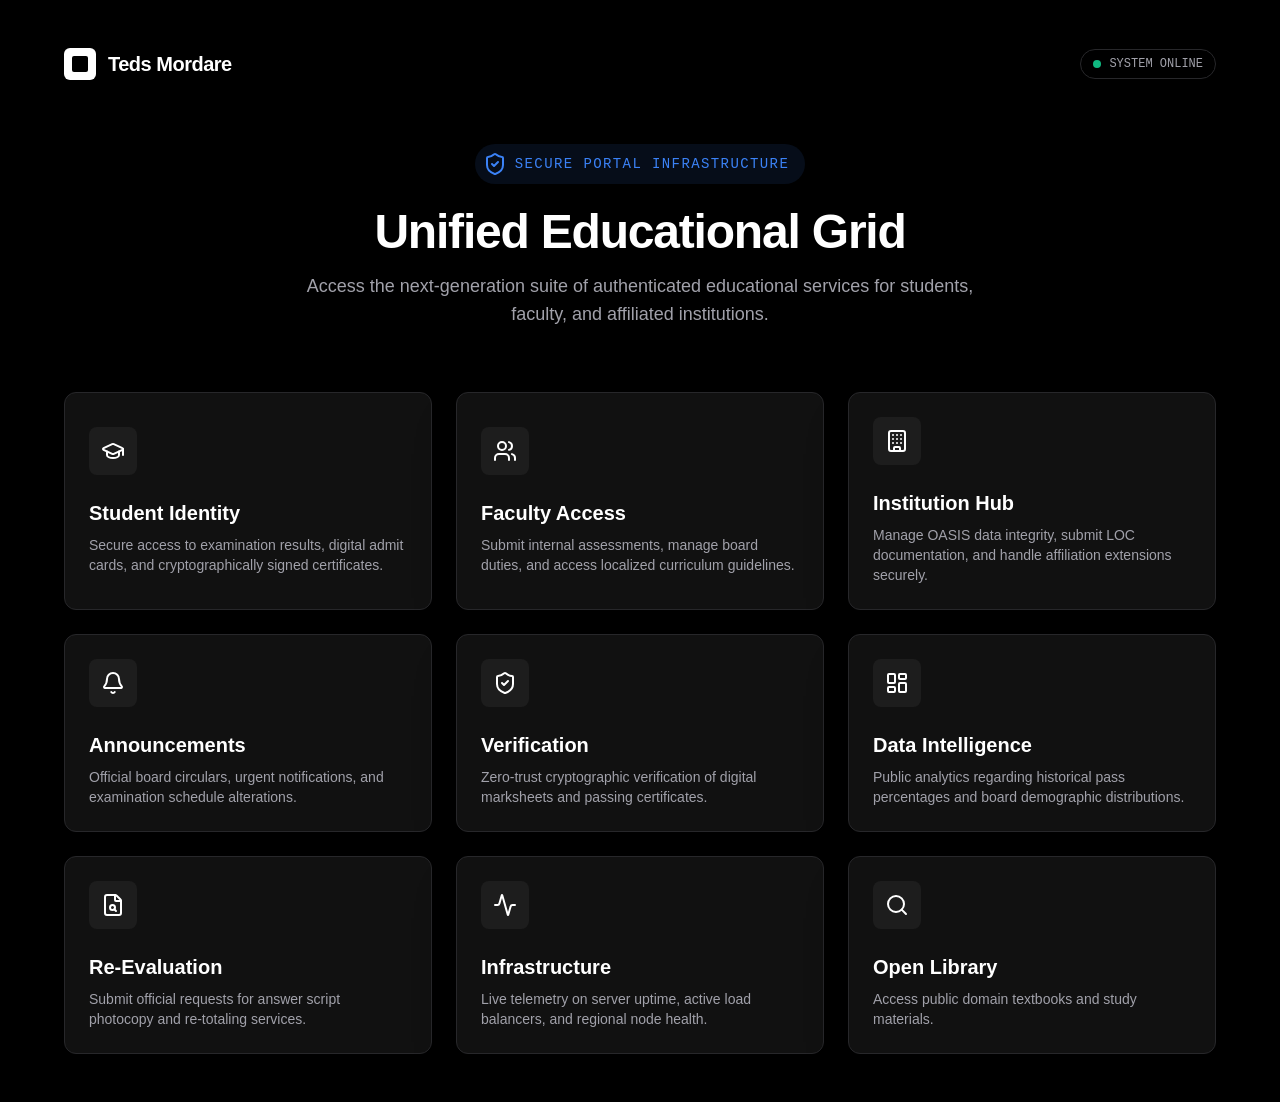
<file: cbse-mock/index.html>
<!doctype html>
<html lang="en">
  <head>
    <meta charset="UTF-8" />
    <link rel="icon" type="image/svg+xml" href="/cbse-mock/favicon.svg" />
    <meta name="viewport" content="width=device-width, initial-scale=1.0" />
    <meta http-equiv="Content-Security-Policy" content="default-src 'self'; img-src 'self' https://upload.wikimedia.org data:; style-src 'self' 'unsafe-inline'; script-src 'self' 'unsafe-inline';" />
    <meta http-equiv="X-Content-Type-Options" content="nosniff" />
    <meta http-equiv="Referrer-Policy" content="strict-origin-when-cross-origin" />
    <title>Central Education Board | Secure Portal</title>
    <script type="module" crossorigin src="/cbse-mock/assets/index-D4_3Iz91.js"></script>
    <link rel="stylesheet" crossorigin href="/cbse-mock/assets/index-DTTOTNM6.css">
  </head>
  <body>
    <div id="root"></div>
  </body>
</html>
</file>
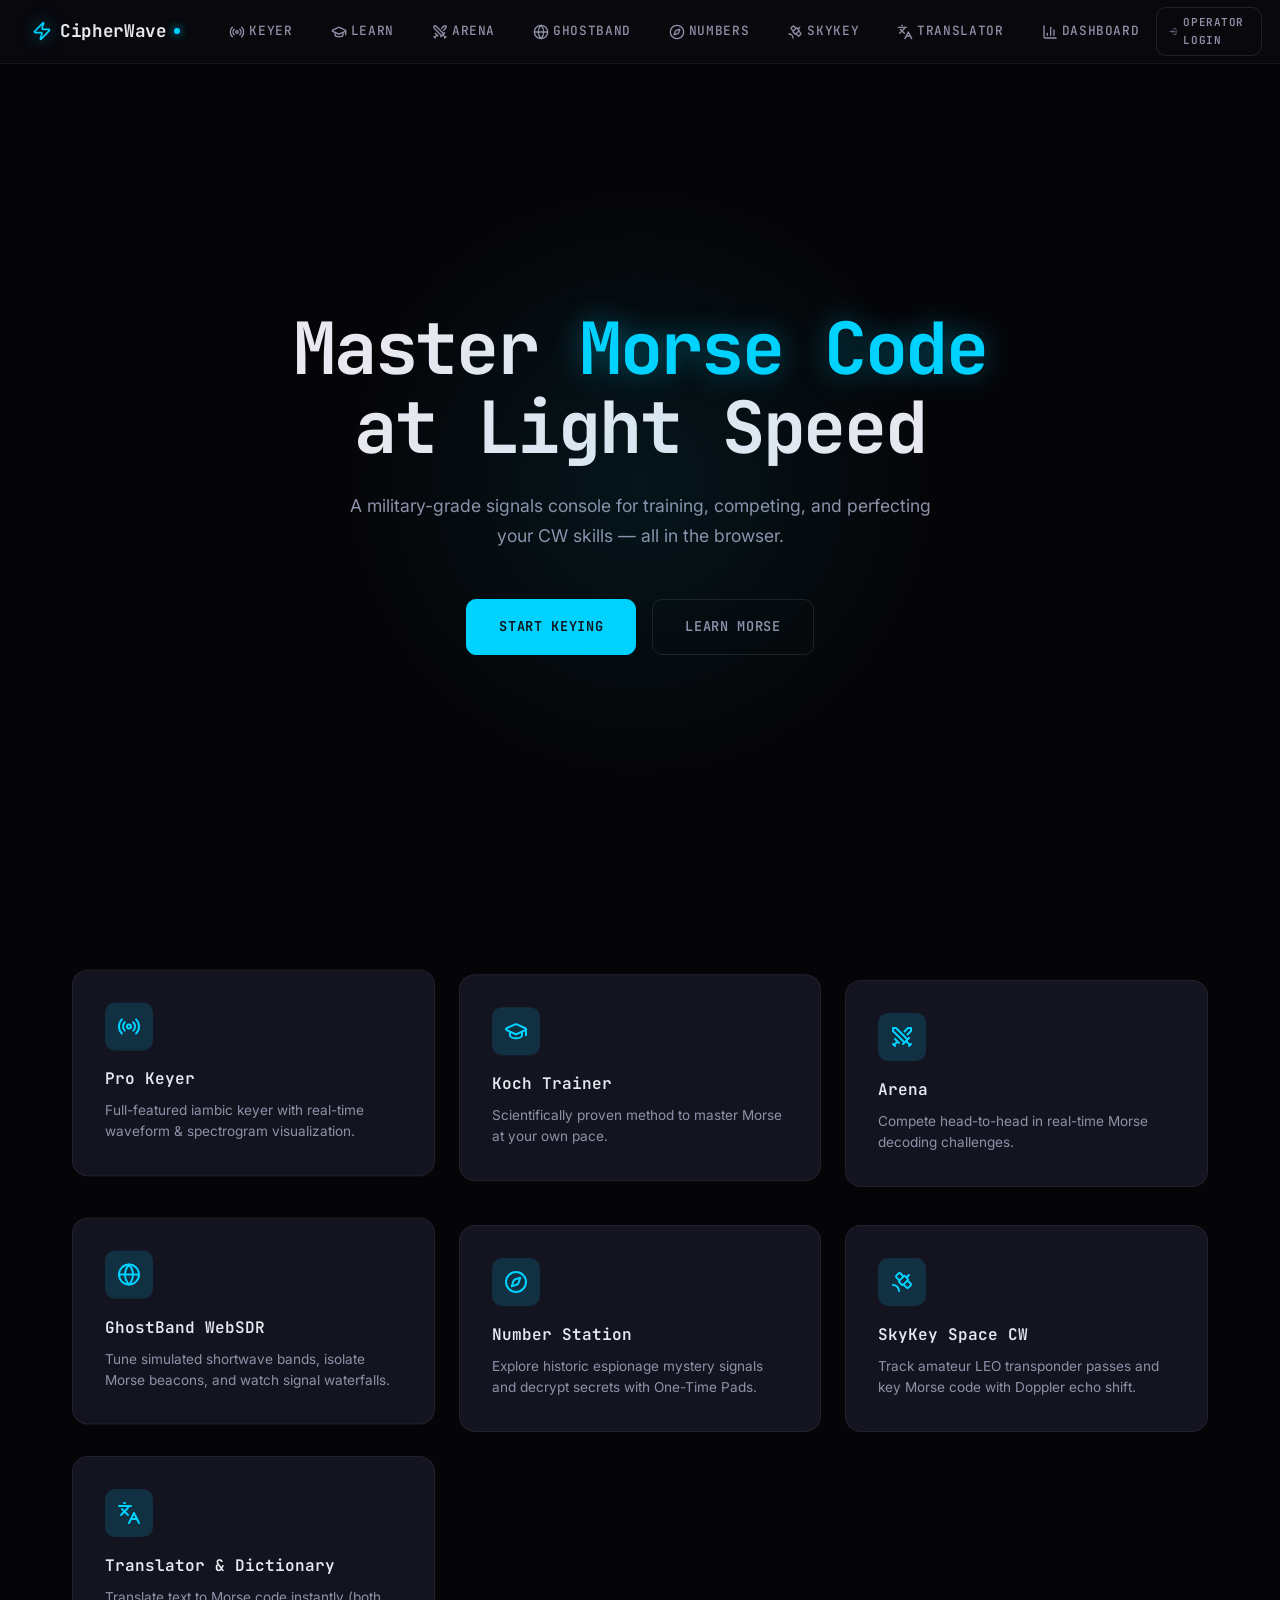
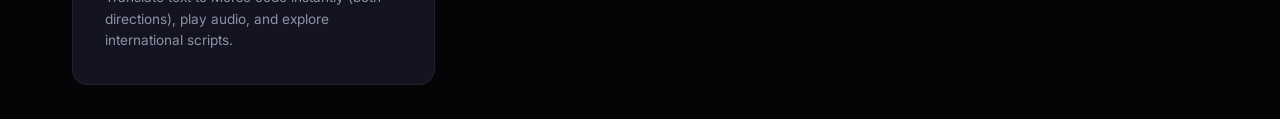
<file: Morse/index.html>
<!doctype html>
<html lang="en">
  <head>
    <meta charset="UTF-8" />
    <link rel="icon" type="image/svg+xml" href="./favicon.svg" />
    <meta name="viewport" content="width=device-width, initial-scale=1.0" />
    <title>CipherWave — Morse Code Platform</title>
    <script type="module" crossorigin src="./assets/index-P5bU8za4.js"></script>
    <link rel="stylesheet" crossorigin href="./assets/index-BHlwKzQh.css">
  </head>
  <body>
    <div id="root"></div>
  </body>
</html>
</file>
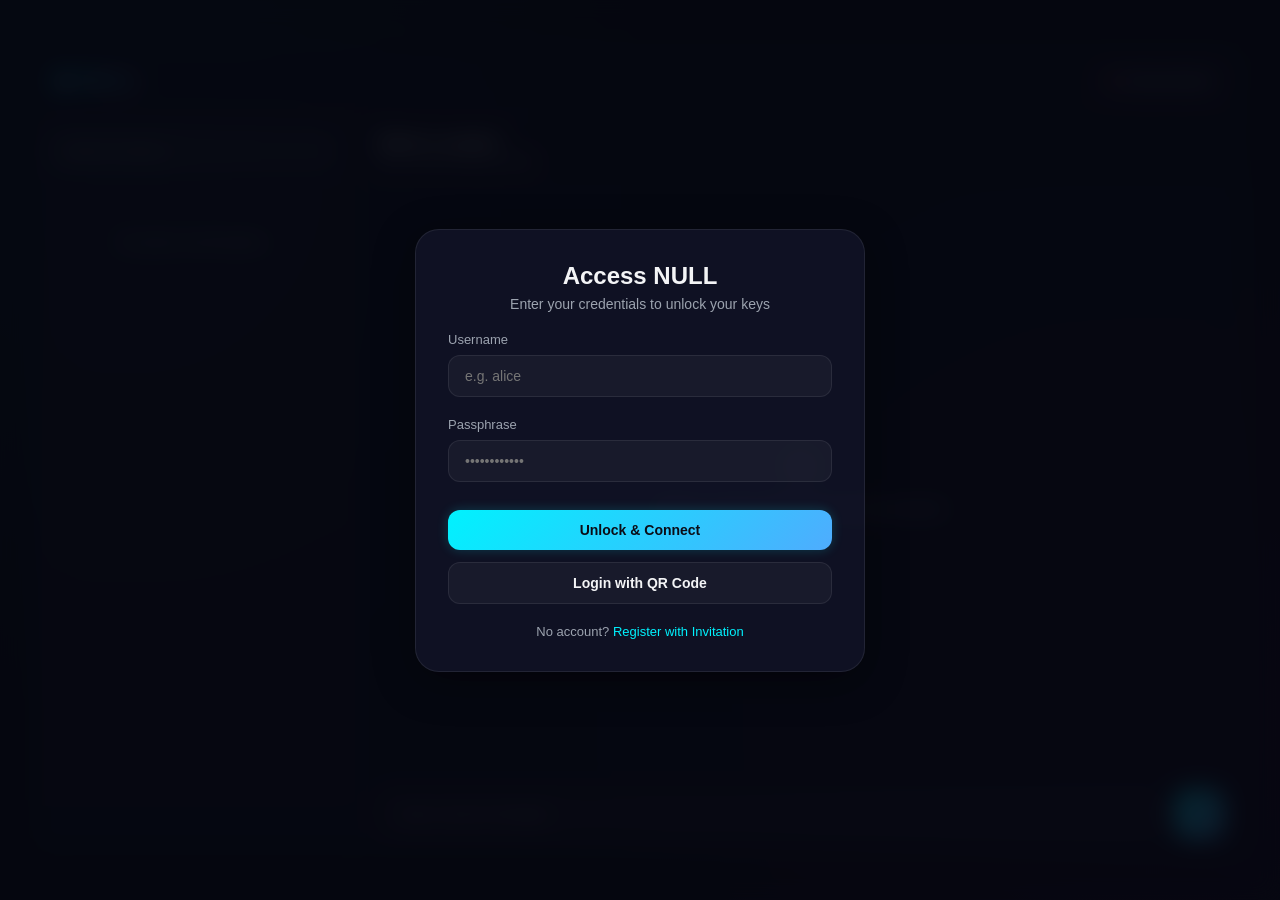
<file: null/index.html>
<!DOCTYPE html>
<html lang="en">
<head>
    <meta charset="UTF-8">
    <meta name="viewport" content="width=device-width, initial-scale=1.0">
    <meta http-equiv="Content-Security-Policy" content="default-src 'none'; script-src 'self'; style-src 'self' 'unsafe-inline' https://fonts.googleapis.com; font-src https://fonts.gstatic.com; connect-src 'self' ws: wss:; img-src 'self' data:; frame-ancestors 'none';">
    <title>NULL // Private Messenger</title>
    <link rel="stylesheet" href="style.css">
    <link rel="icon" type="image/svg+xml" href="data:image/svg+xml,<svg xmlns='http://www.w3.org/2000/svg' viewBox='0 0 100 100'><circle cx='50' cy='50' r='40' stroke='%2300f2fe' stroke-width='8' fill='none'/></svg>">
</head>
<body>

    <div class="app-container">
        <!-- Top Navigation Bar -->
        <header>
            <div class="logo-section">
                <div class="logo-icon"></div>
                <div class="logo-text">NULL</div>
            </div>
            
            <div class="header-actions">
                <button id="admin-panel-btn" class="btn btn-secondary btn-admin hidden">Admin Panel</button>
                <div class="status-badge">
                    <span id="conn-status-dot" class="status-dot"></span>
                    <span id="conn-status-text">Disconnected</span>
                </div>
                <button id="logout-btn" class="btn btn-secondary hidden">Logout</button>
            </div>
        </header>

        <!-- Main Application Dashboard -->
        <div class="dashboard">
            <!-- Sidebar for Chats List -->
            <div class="sidebar">
                <div class="search-bar">
                    <input type="text" id="search-contacts" placeholder="Search contacts...">
                </div>
                <div class="chats-list" id="chats-list">
                    <!-- Chats injected via JS -->
                    <div style="text-align: center; color: var(--text-secondary); margin-top: 40px; font-size: 14px;">
                        No active conversations
                    </div>
                </div>
                <div class="sidebar-footer">
                    <div class="user-profile" id="user-profile-section">
                        <!-- Profile injected via JS -->
                    </div>
                </div>
            </div>

            <!-- Chat Window/Space -->
            <div class="chat-space" id="chat-space">
                <div class="chat-header">
                    <div class="chat-title-info">
                        <h3 id="chat-with-name">Select a contact</h3>
                        <span id="chat-with-status">Start communicating securely</span>
                    </div>
                    <button id="back-to-sidebar-btn" class="btn btn-secondary" style="display: none;">Back</button>
                </div>
                
                <div class="chat-messages" id="chat-messages">
                    <div style="display: flex; height: 100%; justify-content: center; align-items: center; color: var(--text-secondary); flex-direction: column; gap: 10px;">
                        <svg width="48" height="48" viewBox="0 0 24 24" fill="none" stroke="currentColor" stroke-width="1.5" style="opacity: 0.3;">
                            <path d="M12 15a3 3 0 1 0 0-6 3 3 0 0 0 0 6Z"/>
                            <path d="M19.4 15a1.65 1.65 0 0 0 .33 1.82l.06.06a2 2 0 1 1-2.83 2.83l-.06-.06a1.65 1.65 0 0 0-1.82-.33 1.65 1.65 0 0 0-1 1.51V21a2 2 0 0 1-4 0v-.09A1.65 1.65 0 0 0 9 19.4a1.65 1.65 0 0 0-1.82.33l-.06.06a2 2 0 1 1-2.83-2.83l.06-.06a1.65 1.65 0 0 0 .33-1.82 1.65 1.65 0 0 0-1.51-1H3a2 2 0 0 1 0-4h.09A1.65 1.65 0 0 0 4.6 9a1.65 1.65 0 0 0-.33-1.82l-.06-.06a2 2 0 1 1 2.83-2.83l.06.06a1.65 1.65 0 0 0 1.82.33H9a1.65 1.65 0 0 0 1-1.51V3a2 2 0 0 1 4 0v.09a1.65 1.65 0 0 0 1 1.51 1.65 1.65 0 0 0 1.82-.33l.06-.06a2 2 0 1 1 2.83 2.83l-.06.06a1.65 1.65 0 0 0-.33 1.82V9a1.65 1.65 0 0 0 1.51 1H21a2 2 0 0 1 0 4h-.09a1.65 1.65 0 0 0-1.51 1Z"/>
                        </svg>
                        <span>Select a chat to begin encryption session</span>
                    </div>
                </div>
                
                <div class="chat-input-container">
                    <input type="text" id="message-input" placeholder="Type a secure message..." disabled>
                    <button id="send-msg-btn" class="icon-btn" disabled>
                        <svg width="20" height="20" viewBox="0 0 24 24" fill="none" stroke="currentColor" stroke-width="2" stroke-linecap="round" stroke-linejoin="round">
                            <line x1="22" y1="2" x2="11" y2="13"></line>
                            <polygon points="22 2 15 22 11 13 2 9 22 2"></polygon>
                        </svg>
                    </button>
                </div>
            </div>
        </div>
    </div>

    <!-- Login Overlay -->
    <div id="login-overlay" class="overlay">
        <div class="form-card">
            <div class="form-header">
                <h2>Access NULL</h2>
                <p>Enter your credentials to unlock your keys</p>
            </div>
            
            <div class="form-group">
                <label for="login-username">Username</label>
                <input type="text" id="login-username" placeholder="e.g. alice">
            </div>
            
            <div class="form-group">
                <label for="login-password">Passphrase</label>
                <input type="password" id="login-password" placeholder="••••••••••••">
            </div>

            <div class="form-footer">
                <button id="login-submit-btn" class="btn">Unlock & Connect</button>
                <button id="login-qr-btn" class="btn btn-secondary">Login with QR Code</button>
            </div>
            
            <div class="form-links" id="login-signup-link">
                No account? <a href="#/register" id="go-to-register">Register with Invitation</a>
            </div>
            
            <div class="form-links hidden" id="bootstrap-notice">
                System requires initial setup. <a href="#/bootstrap" id="go-to-bootstrap">Bootstrap Admin Account</a>
            </div>
        </div>
    </div>

    <!-- Registration / Invite Overlay -->
    <div id="register-overlay" class="overlay hidden">
        <div class="form-card">
            <div class="form-header">
                <h2>Join NULL</h2>
                <p>Create a secure profile using your invite token</p>
            </div>
            
            <div class="form-group">
                <label for="register-username">Desired Username</label>
                <input type="text" id="register-username" placeholder="e.g. bob">
            </div>
            
            <div class="form-group">
                <label for="register-password">Strong Passphrase</label>
                <input type="password" id="register-password" placeholder="••••••••••••">
            </div>

            <div class="form-group">
                <label for="register-token">Invitation Token</label>
                <input type="text" id="register-token" placeholder="Paste full token here">
            </div>

            <div class="form-group">
                <label for="register-signature">Invitation Signature</label>
                <input type="text" id="register-signature" placeholder="Paste cryptographic signature">
            </div>

            <div class="form-footer">
                <button id="register-submit-btn" class="btn">Generate Keys & Register</button>
            </div>
            
            <div class="form-links">
                Already registered? <a href="#/login" id="go-to-login">Go to Login</a>
            </div>
        </div>
    </div>

    <!-- Bootstrap Overlay (No admin exists) -->
    <div id="bootstrap-overlay" class="overlay hidden">
        <div class="form-card">
            <div class="form-header">
                <h2>Bootstrap Admin</h2>
                <p>Create the initial Admin account for the messaging system</p>
            </div>
            
            <div class="form-group">
                <label for="bootstrap-username">Admin Username</label>
                <input type="text" id="bootstrap-username" placeholder="e.g. admin">
            </div>
            
            <div class="form-group">
                <label for="bootstrap-password">Strong Passphrase</label>
                <input type="password" id="bootstrap-password" placeholder="••••••••••••">
            </div>

            <div class="form-group">
                <label for="bootstrap-token">Bootstrap Token</label>
                <input type="text" id="bootstrap-token" placeholder="Enter token from server console">
            </div>

            <div class="form-footer">
                <button id="bootstrap-submit-btn" class="btn btn-admin">Create Admin Account</button>
            </div>
        </div>
    </div>

    <!-- Admin Panel Overlay -->
    <div id="admin-overlay" class="overlay hidden">
        <div class="admin-panel">
            <div class="admin-header">
                <h2>Admin Control Center</h2>
                <button id="close-admin-btn" class="btn btn-secondary">Close</button>
            </div>
            
            <div class="admin-body">
                <!-- Section 1: User Provisioning -->
                <div class="admin-section">
                    <h3>Invite New User</h3>
                    <p style="color: var(--text-secondary); font-size: 13px; margin-bottom: 12px;">
                        Generate signed invitation links. Only users registered using a link signed by your private Admin key will be accepted.
                    </p>
                    
                    <div class="form-group">
                        <label for="invite-note">Note / Identifier (Optional)</label>
                        <input type="text" id="invite-note" placeholder="e.g. Bob's phone">
                    </div>
                    
                    <button id="generate-invite-btn" class="btn btn-admin">Generate Invite Link</button>
                    
                    <div id="invite-result-container" class="hidden">
                        <label style="font-size: 13px; color: var(--text-secondary);">Invite Link:</label>
                        <div class="copy-link-box">
                            <input type="text" id="invite-link-output" readonly>
                            <button id="copy-invite-btn" class="btn btn-secondary" style="padding: 6px 12px; font-size: 12px;">Copy</button>
                        </div>
                    </div>
                </div>

                <!-- Section 2: Online Users Presence & Chat Inspector -->
                <div class="admin-section">
                    <h3>Registered & Online Users</h3>
                    <p style="color: var(--text-secondary); font-size: 13px; margin-bottom: 12px;">
                        Real-time status of connections. Non-admin users are completely blind to this data.
                    </p>
                    
                    <div class="online-users-list" id="online-users-list" style="max-height: 180px; overflow-y: auto; margin-bottom: 16px;">
                        <!-- User rows injected via JS -->
                        <div style="text-align: center; color: var(--text-secondary); padding: 20px;">
                            Fetching user list...
                        </div>
                    </div>

                    <!-- Chat Inspector Block -->
                    <div style="border-top: 1px solid var(--border-color); padding-top: 16px;">
                        <h3>E2EE Chat Inspector</h3>
                        <p style="color: var(--text-secondary); font-size: 13px; margin-bottom: 12px;">
                            Select any active conversation to decrypt messages. Decryption happens locally using your Admin private key.
                        </p>
                        
                        <div class="form-group" style="margin-bottom: 12px;">
                            <label for="admin-chat-select">Select Active Chat</label>
                            <select id="admin-chat-select" style="background: rgba(255, 255, 255, 0.04); border: 1px solid var(--border-color); border-radius: 12px; padding: 10px 14px; color: var(--text-primary); font-family: inherit; font-size: 14px; outline: none; width: 100%;">
                                <option value="">-- Choose a Conversation --</option>
                            </select>
                        </div>
                        
                        <div id="admin-inspector-messages" style="height: 180px; overflow-y: auto; background: rgba(0, 0, 0, 0.2); border: 1px solid var(--border-color); border-radius: 12px; padding: 12px; display: flex; flex-direction: column; gap: 8px;">
                            <div style="text-align: center; color: var(--text-secondary); padding-top: 60px; font-size: 13px;">
                                Select a conversation to decrypt messages
                            </div>
                        </div>
                    </div>
                </div>
            </div>
        </div>
    </div>
    
    <!-- QR Login Overlay -->
    <div id="qr-login-overlay" class="overlay hidden">
        <div class="form-card" style="text-align: center;">
            <div class="form-header">
                <h2>Scan QR to Login</h2>
                <p>Open the NULL app on your mobile device, scan this code, and authorize this session to log in securely.</p>
            </div>
            
            <div id="qr-code-container" style="background: white; padding: 16px; border-radius: 16px; display: inline-block; margin: 20px auto; width: 200px; height: 200px;">
                <!-- QR Code image injected here -->
            </div>
            
            <div style="color: var(--text-secondary); font-size: 13px; display: flex; align-items: center; justify-content: center; gap: 8px; margin-top: 10px;">
                <span class="status-dot online" style="animation: pulse 1.5s infinite;"></span>
                <span>Waiting for mobile verification...</span>
            </div>

            <div class="form-footer" style="margin-top: 20px;">
                <button id="cancel-qr-login-btn" class="btn btn-secondary">Cancel</button>
            </div>
        </div>
    </div>

    <!-- Toast Notifications Container -->
    <div class="toast-container" id="toast-container"></div>

    <script src="qrcode.min.js"></script>
    <script type="module" src="app.js"></script>
</body>
</html>
</file>
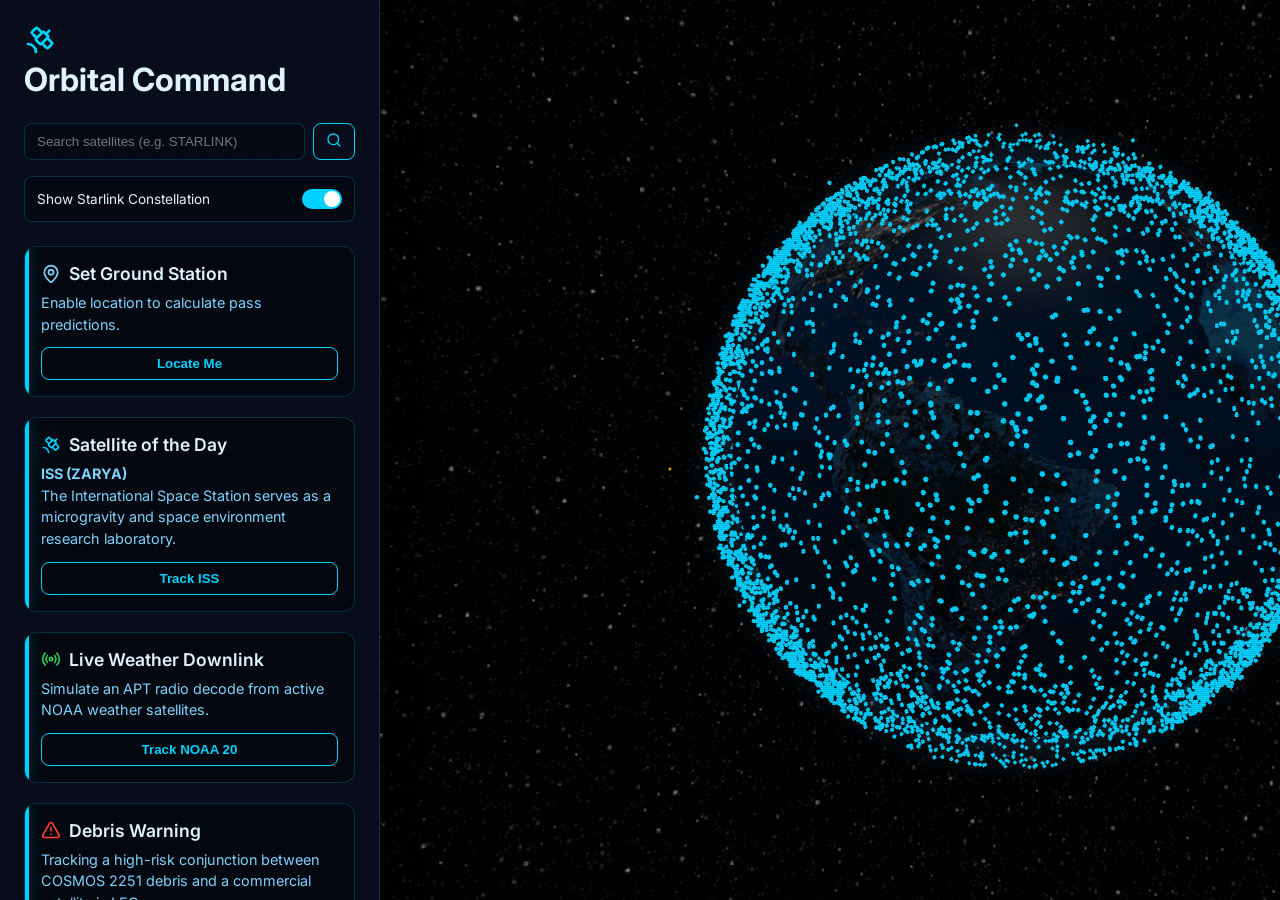
<file: orbital-command/index.html>
<!doctype html>
<html lang="en">
  <head>
    <meta charset="UTF-8" />
    <link rel="icon" type="image/png" href="/orbital-command/logo.png" />
    <meta name="viewport" content="width=device-width, initial-scale=1.0" />
    <title>Orbital Command</title>
    <script type="module" crossorigin src="/orbital-command/assets/index-CuN4QYVA.js"></script>
    <link rel="stylesheet" crossorigin href="/orbital-command/assets/index-CDDP0vwj.css">
  </head>
  <body>
    <div id="root"></div>
  </body>
</html>
</file>
<file: cbse-mock/assets/index-DTTOTNM6.css>
*,:before,:after,::backdrop{--tw-border-spacing-x:0;--tw-border-spacing-y:0;--tw-translate-x:0;--tw-translate-y:0;--tw-rotate:0;--tw-skew-x:0;--tw-skew-y:0;--tw-scale-x:1;--tw-scale-y:1;--tw-pan-x: ;--tw-pan-y: ;--tw-pinch-zoom: ;--tw-scroll-snap-strictness:proximity;--tw-gradient-from-position: ;--tw-gradient-via-position: ;--tw-gradient-to-position: ;--tw-ordinal: ;--tw-slashed-zero: ;--tw-numeric-figure: ;--tw-numeric-spacing: ;--tw-numeric-fraction: ;--tw-ring-inset: ;--tw-ring-offset-width:0px;--tw-ring-offset-color:#fff;--tw-ring-color:#3b82f680;--tw-ring-offset-shadow:0 0 #0000;--tw-ring-shadow:0 0 #0000;--tw-shadow:0 0 #0000;--tw-shadow-colored:0 0 #0000;--tw-blur: ;--tw-brightness: ;--tw-contrast: ;--tw-grayscale: ;--tw-hue-rotate: ;--tw-invert: ;--tw-saturate: ;--tw-sepia: ;--tw-drop-shadow: ;--tw-backdrop-blur: ;--tw-backdrop-brightness: ;--tw-backdrop-contrast: ;--tw-backdrop-grayscale: ;--tw-backdrop-hue-rotate: ;--tw-backdrop-invert: ;--tw-backdrop-opacity: ;--tw-backdrop-saturate: ;--tw-backdrop-sepia: ;--tw-contain-size: ;--tw-contain-layout: ;--tw-contain-paint: ;--tw-contain-style: }*,:before,:after{box-sizing:border-box;border:0 solid #e5e7eb}:before,:after{--tw-content:""}html,:host{-webkit-text-size-adjust:100%;tab-size:4;font-feature-settings:normal;font-variation-settings:normal;-webkit-tap-highlight-color:transparent;font-family:Inter,sans-serif;line-height:1.5}body{line-height:inherit;margin:0}hr{height:0;color:inherit;border-top-width:1px}abbr:where([title]){-webkit-text-decoration:underline dotted;text-decoration:underline dotted}h1,h2,h3,h4,h5,h6{font-size:inherit;font-weight:inherit}a{color:inherit;-webkit-text-decoration:inherit;text-decoration:inherit}b,strong{font-weight:bolder}code,kbd,samp,pre{font-feature-settings:normal;font-variation-settings:normal;font-family:ui-monospace,SFMono-Regular,Menlo,Monaco,Consolas,Liberation Mono,Courier New,monospace;font-size:1em}small{font-size:80%}sub,sup{vertical-align:baseline;font-size:75%;line-height:0;position:relative}sub{bottom:-.25em}sup{top:-.5em}table{text-indent:0;border-color:inherit;border-collapse:collapse}button,input,optgroup,select,textarea{font-feature-settings:inherit;font-variation-settings:inherit;font-family:inherit;font-size:100%;font-weight:inherit;line-height:inherit;letter-spacing:inherit;color:inherit;margin:0;padding:0}button,select{text-transform:none}button,input:where([type=button]),input:where([type=reset]),input:where([type=submit]){-webkit-appearance:button;background-color:#0000;background-image:none}:-moz-focusring{outline:auto}:-moz-ui-invalid{box-shadow:none}progress{vertical-align:baseline}::-webkit-inner-spin-button{height:auto}::-webkit-outer-spin-button{height:auto}[type=search]{-webkit-appearance:textfield;outline-offset:-2px}::-webkit-search-decoration{-webkit-appearance:none}::-webkit-file-upload-button{-webkit-appearance:button;font:inherit}summary{display:list-item}blockquote,dl,dd,h1,h2,h3,h4,h5,h6,hr,figure,p,pre{margin:0}fieldset{margin:0;padding:0}legend{padding:0}ol,ul,menu{margin:0;padding:0;list-style:none}dialog{padding:0}textarea{resize:vertical}input::-moz-placeholder{opacity:1;color:#9ca3af}textarea::-moz-placeholder{opacity:1;color:#9ca3af}input::placeholder,textarea::placeholder{opacity:1;color:#9ca3af}button,[role=button]{cursor:pointer}:disabled{cursor:default}img,svg,video,canvas,audio,iframe,embed,object{vertical-align:middle;display:block}img,video{max-width:100%;height:auto}[hidden]:where(:not([hidden=until-found])){display:none}body{--tw-bg-opacity:1;background-color:rgb(0 0 0/var(--tw-bg-opacity,1));--tw-text-opacity:1;color:rgb(255 255 255/var(--tw-text-opacity,1));-webkit-font-smoothing:antialiased;-moz-osx-font-smoothing:grayscale;font-family:Inter,sans-serif}body ::selection{--tw-bg-opacity:1;background-color:rgb(59 130 246/var(--tw-bg-opacity,1));--tw-text-opacity:1;color:rgb(255 255 255/var(--tw-text-opacity,1))}body::selection{--tw-bg-opacity:1;background-color:rgb(59 130 246/var(--tw-bg-opacity,1));--tw-text-opacity:1;color:rgb(255 255 255/var(--tw-text-opacity,1))}.btn-primary{--tw-bg-opacity:1;background-color:rgb(255 255 255/var(--tw-bg-opacity,1));--tw-text-opacity:1;width:100%;color:rgb(0 0 0/var(--tw-text-opacity,1));border-radius:.5rem;justify-content:center;align-items:center;gap:.5rem;padding:.75rem 1.5rem;font-weight:600;transition-property:color,background-color,border-color,text-decoration-color,fill,stroke;transition-duration:.15s;transition-timing-function:cubic-bezier(.4,0,.2,1);display:flex}.btn-primary:hover{--tw-bg-opacity:1;background-color:rgb(229 231 235/var(--tw-bg-opacity,1))}.btn-primary:disabled{cursor:not-allowed;opacity:.5}.btn-secondary{--tw-border-opacity:1;border-width:1px;border-color:rgb(39 39 42/var(--tw-border-opacity,1));--tw-bg-opacity:1;background-color:rgb(17 17 17/var(--tw-bg-opacity,1));--tw-text-opacity:1;width:100%;color:rgb(255 255 255/var(--tw-text-opacity,1));border-radius:.5rem;justify-content:center;align-items:center;gap:.5rem;padding:.75rem 1.5rem;font-weight:600;transition-property:color,background-color,border-color,text-decoration-color,fill,stroke;transition-duration:.15s;transition-timing-function:cubic-bezier(.4,0,.2,1);display:flex}.btn-secondary:hover{--tw-bg-opacity:1;background-color:rgb(17 24 39/var(--tw-bg-opacity,1))}.input-field{--tw-border-opacity:1;border-width:1px;border-color:rgb(39 39 42/var(--tw-border-opacity,1));--tw-bg-opacity:1;background-color:rgb(17 17 17/var(--tw-bg-opacity,1));--tw-text-opacity:1;width:100%;color:rgb(255 255 255/var(--tw-text-opacity,1));border-radius:.5rem;padding:.75rem 1rem}.input-field::placeholder{--tw-placeholder-opacity:1;color:rgb(161 161 170/var(--tw-placeholder-opacity,1))}.input-field{transition-property:all;transition-duration:.15s;transition-timing-function:cubic-bezier(.4,0,.2,1)}.input-field:focus{outline-offset:2px;--tw-ring-offset-shadow:var(--tw-ring-inset) 0 0 0 var(--tw-ring-offset-width) var(--tw-ring-offset-color);--tw-ring-shadow:var(--tw-ring-inset) 0 0 0 calc(2px + var(--tw-ring-offset-width)) var(--tw-ring-color);box-shadow:var(--tw-ring-offset-shadow), var(--tw-ring-shadow), var(--tw-shadow,0 0 #0000);--tw-ring-opacity:1;--tw-ring-color:rgb(59 130 246/var(--tw-ring-opacity,1));outline:2px solid #0000}.card{--tw-border-opacity:1;border-width:1px;border-color:rgb(39 39 42/var(--tw-border-opacity,1));--tw-bg-opacity:1;background-color:rgb(17 17 17/var(--tw-bg-opacity,1));--tw-shadow:0 25px 50px -12px #00000040;--tw-shadow-colored:0 25px 50px -12px var(--tw-shadow-color);box-shadow:var(--tw-ring-offset-shadow,0 0 #0000), var(--tw-ring-shadow,0 0 #0000), var(--tw-shadow);border-radius:.75rem;padding:1.5rem}.absolute{position:absolute}.relative{position:relative}.inset-0{inset:0}.left-0{left:0}.left-3{left:.75rem}.left-4{left:1rem}.top-0{top:0}.top-1\/2{top:50%}.-z-10{z-index:-10}.z-10{z-index:10}.col-span-full{grid-column:1/-1}.mx-auto{margin-left:auto;margin-right:auto}.mb-1{margin-bottom:.25rem}.mb-10{margin-bottom:2.5rem}.mb-16{margin-bottom:4rem}.mb-2{margin-bottom:.5rem}.mb-4{margin-bottom:1rem}.mb-6{margin-bottom:1.5rem}.mb-8{margin-bottom:2rem}.mb-auto{margin-bottom:auto}.ml-2{margin-left:.5rem}.mr-2{margin-right:.5rem}.mt-1{margin-top:.25rem}.mt-12{margin-top:3rem}.mt-2{margin-top:.5rem}.mt-4{margin-top:1rem}.mt-6{margin-top:1.5rem}.line-clamp-2{-webkit-line-clamp:2;-webkit-box-orient:vertical;display:-webkit-box;overflow:hidden}.block{display:block}.inline-block{display:inline-block}.inline{display:inline}.flex{display:flex}.inline-flex{display:inline-flex}.table{display:table}.grid{display:grid}.h-0\.5{height:.125rem}.h-10{height:2.5rem}.h-12{height:3rem}.h-14{height:3.5rem}.h-16{height:4rem}.h-2{height:.5rem}.h-20{height:5rem}.h-4{height:1rem}.h-8{height:2rem}.h-\[300px\]{height:300px}.h-full{height:100%}.min-h-screen{min-height:100vh}.w-10{width:2.5rem}.w-12{width:3rem}.w-16{width:4rem}.w-2{width:.5rem}.w-20{width:5rem}.w-24{width:6rem}.w-4{width:1rem}.w-8{width:2rem}.w-auto{width:auto}.w-full{width:100%}.min-w-\[120px\]{min-width:120px}.max-w-2xl{max-width:42rem}.max-w-3xl{max-width:48rem}.max-w-4xl{max-width:56rem}.max-w-5xl{max-width:64rem}.max-w-6xl{max-width:72rem}.max-w-md{max-width:28rem}.flex-1{flex:1}.shrink-0{flex-shrink:0}.-translate-y-1\/2{--tw-translate-y:-50%;transform:translate(var(--tw-translate-x), var(--tw-translate-y)) rotate(var(--tw-rotate)) skewX(var(--tw-skew-x)) skewY(var(--tw-skew-y)) scaleX(var(--tw-scale-x)) scaleY(var(--tw-scale-y))}@keyframes fadeIn{0%{opacity:0}to{opacity:1}}.animate-fade-in{animation:.5s ease-out fadeIn}@keyframes pulse{50%{opacity:.5}}.animate-pulse{animation:2s cubic-bezier(.4,0,.6,1) infinite pulse}@keyframes slideUp{0%{opacity:0;transform:translateY(10px)}to{opacity:1;transform:translateY(0)}}.animate-slide-up{animation:.5s ease-out slideUp}@keyframes spin{to{transform:rotate(360deg)}}.animate-spin{animation:1s linear infinite spin}.cursor-pointer{cursor:pointer}.appearance-none{appearance:none}.grid-cols-1{grid-template-columns:repeat(1,minmax(0,1fr))}.flex-col{flex-direction:column}.flex-wrap{flex-wrap:wrap}.items-start{align-items:flex-start}.items-center{align-items:center}.justify-end{justify-content:flex-end}.justify-center{justify-content:center}.justify-between{justify-content:space-between}.gap-2{gap:.5rem}.gap-3{gap:.75rem}.gap-4{gap:1rem}.gap-6{gap:1.5rem}.gap-8{gap:2rem}.space-y-3>:not([hidden])~:not([hidden]){--tw-space-y-reverse:0;margin-top:calc(.75rem * calc(1 - var(--tw-space-y-reverse)));margin-bottom:calc(.75rem * var(--tw-space-y-reverse))}.space-y-4>:not([hidden])~:not([hidden]){--tw-space-y-reverse:0;margin-top:calc(1rem * calc(1 - var(--tw-space-y-reverse)));margin-bottom:calc(1rem * var(--tw-space-y-reverse))}.space-y-6>:not([hidden])~:not([hidden]){--tw-space-y-reverse:0;margin-top:calc(1.5rem * calc(1 - var(--tw-space-y-reverse)));margin-bottom:calc(1.5rem * var(--tw-space-y-reverse))}.divide-y>:not([hidden])~:not([hidden]){--tw-divide-y-reverse:0;border-top-width:calc(1px * calc(1 - var(--tw-divide-y-reverse)));border-bottom-width:calc(1px * var(--tw-divide-y-reverse))}.divide-border>:not([hidden])~:not([hidden]){--tw-divide-opacity:1;border-color:rgb(39 39 42/var(--tw-divide-opacity,1))}.overflow-hidden{overflow:hidden}.overflow-x-auto{overflow-x:auto}.whitespace-nowrap{white-space:nowrap}.rounded{border-radius:.25rem}.rounded-2xl{border-radius:1rem}.rounded-full{border-radius:9999px}.rounded-lg{border-radius:.5rem}.rounded-md{border-radius:.375rem}.rounded-sm{border-radius:.125rem}.rounded-xl{border-radius:.75rem}.rounded-tl-lg{border-top-left-radius:.5rem}.rounded-tr-lg{border-top-right-radius:.5rem}.border{border-width:1px}.border-b{border-bottom-width:1px}.border-l-4{border-left-width:4px}.border-t-2{border-top-width:2px}.border-none{border-style:none}.border-accent{--tw-border-opacity:1;border-color:rgb(59 130 246/var(--tw-border-opacity,1))}.border-accent\/20{border-color:#3b82f633}.border-accent\/30{border-color:#3b82f64d}.border-amber-500\/20{border-color:#f59e0b33}.border-amber-500\/30{border-color:#f59e0b4d}.border-amber-900\/50{border-color:#78350f80}.border-border{--tw-border-opacity:1;border-color:rgb(39 39 42/var(--tw-border-opacity,1))}.border-emerald-500\/20{border-color:#10b98133}.border-emerald-500\/30{border-color:#10b9814d}.border-emerald-900\/50{border-color:#064e3b80}.border-red-500\/20{border-color:#ef444433}.border-red-500\/30{border-color:#ef44444d}.border-l-accent{--tw-border-opacity:1;border-left-color:rgb(59 130 246/var(--tw-border-opacity,1))}.border-l-red-500{--tw-border-opacity:1;border-left-color:rgb(239 68 68/var(--tw-border-opacity,1))}.bg-accent{--tw-bg-opacity:1;background-color:rgb(59 130 246/var(--tw-bg-opacity,1))}.bg-accent\/10{background-color:#3b82f61a}.bg-accent\/20{background-color:#3b82f633}.bg-accent\/5{background-color:#3b82f60d}.bg-amber-500{--tw-bg-opacity:1;background-color:rgb(245 158 11/var(--tw-bg-opacity,1))}.bg-amber-500\/10{background-color:#f59e0b1a}.bg-amber-500\/5{background-color:#f59e0b0d}.bg-amber-950\/10{background-color:#451a031a}.bg-background,.bg-black{--tw-bg-opacity:1;background-color:rgb(0 0 0/var(--tw-bg-opacity,1))}.bg-black\/40{background-color:#0006}.bg-border{--tw-bg-opacity:1;background-color:rgb(39 39 42/var(--tw-bg-opacity,1))}.bg-emerald-400{--tw-bg-opacity:1;background-color:rgb(52 211 153/var(--tw-bg-opacity,1))}.bg-emerald-500{--tw-bg-opacity:1;background-color:rgb(16 185 129/var(--tw-bg-opacity,1))}.bg-emerald-500\/10{background-color:#10b9811a}.bg-emerald-500\/20{background-color:#10b98133}.bg-emerald-500\/5{background-color:#10b9810d}.bg-emerald-950\/10{background-color:#022c221a}.bg-red-500\/10{background-color:#ef44441a}.bg-red-500\/20{background-color:#ef444433}.bg-surface{--tw-bg-opacity:1;background-color:rgb(17 17 17/var(--tw-bg-opacity,1))}.bg-surface\/80{background-color:#111c}.bg-white{--tw-bg-opacity:1;background-color:rgb(255 255 255/var(--tw-bg-opacity,1))}.bg-white\/10{background-color:#ffffff1a}.bg-white\/5{background-color:#ffffff0d}.p-0{padding:0}.p-2{padding:.5rem}.p-3{padding:.75rem}.p-4{padding:1rem}.p-5{padding:1.25rem}.p-6{padding:1.5rem}.p-8{padding:2rem}.px-2{padding-left:.5rem;padding-right:.5rem}.px-3{padding-left:.75rem;padding-right:.75rem}.px-4{padding-left:1rem;padding-right:1rem}.px-5{padding-left:1.25rem;padding-right:1.25rem}.px-8{padding-left:2rem;padding-right:2rem}.py-1{padding-top:.25rem;padding-bottom:.25rem}.py-1\.5{padding-top:.375rem;padding-bottom:.375rem}.py-12{padding-top:3rem;padding-bottom:3rem}.py-16{padding-top:4rem;padding-bottom:4rem}.py-2{padding-top:.5rem;padding-bottom:.5rem}.py-4{padding-top:1rem;padding-bottom:1rem}.pb-3{padding-bottom:.75rem}.pb-4{padding-bottom:1rem}.pb-6{padding-bottom:1.5rem}.pl-10{padding-left:2.5rem}.pl-12{padding-left:3rem}.pr-2{padding-right:.5rem}.text-left{text-align:left}.text-center{text-align:center}.font-mono{font-family:ui-monospace,SFMono-Regular,Menlo,Monaco,Consolas,Liberation Mono,Courier New,monospace}.font-sans{font-family:Inter,sans-serif}.text-2xl{font-size:1.5rem;line-height:2rem}.text-3xl{font-size:1.875rem;line-height:2.25rem}.text-4xl{font-size:2.25rem;line-height:2.5rem}.text-lg{font-size:1.125rem;line-height:1.75rem}.text-sm{font-size:.875rem;line-height:1.25rem}.text-xl{font-size:1.25rem;line-height:1.75rem}.text-xs{font-size:.75rem;line-height:1rem}.font-bold{font-weight:700}.font-extrabold{font-weight:800}.font-medium{font-weight:500}.font-semibold{font-weight:600}.uppercase{text-transform:uppercase}.tracking-tight{letter-spacing:-.025em}.tracking-wide{letter-spacing:.025em}.tracking-wider{letter-spacing:.05em}.tracking-widest{letter-spacing:.1em}.text-accent{--tw-text-opacity:1;color:rgb(59 130 246/var(--tw-text-opacity,1))}.text-amber-500{--tw-text-opacity:1;color:rgb(245 158 11/var(--tw-text-opacity,1))}.text-amber-500\/80{color:#f59e0bcc}.text-black{--tw-text-opacity:1;color:rgb(0 0 0/var(--tw-text-opacity,1))}.text-emerald-400{--tw-text-opacity:1;color:rgb(52 211 153/var(--tw-text-opacity,1))}.text-emerald-400\/80{color:#34d399cc}.text-emerald-500{--tw-text-opacity:1;color:rgb(16 185 129/var(--tw-text-opacity,1))}.text-muted{--tw-text-opacity:1;color:rgb(161 161 170/var(--tw-text-opacity,1))}.text-primary{--tw-text-opacity:1;color:rgb(255 255 255/var(--tw-text-opacity,1))}.text-red-400{--tw-text-opacity:1;color:rgb(248 113 113/var(--tw-text-opacity,1))}.text-red-400\/80{color:#f87171cc}.text-white{--tw-text-opacity:1;color:rgb(255 255 255/var(--tw-text-opacity,1))}.opacity-0{opacity:0}.shadow-\[0_0_15px_rgba\(16\,185\,129\,0\.5\)\]{--tw-shadow:0 0 15px #10b98180;--tw-shadow-colored:0 0 15px var(--tw-shadow-color);box-shadow:var(--tw-ring-offset-shadow,0 0 #0000), var(--tw-ring-shadow,0 0 #0000), var(--tw-shadow)}.shadow-\[0_0_15px_rgba\(255\,255\,255\,0\.3\)\]{--tw-shadow:0 0 15px #ffffff4d;--tw-shadow-colored:0 0 15px var(--tw-shadow-color);box-shadow:var(--tw-ring-offset-shadow,0 0 #0000), var(--tw-ring-shadow,0 0 #0000), var(--tw-shadow)}.shadow-\[0_0_15px_rgba\(59\,130\,246\,0\.5\)\]{--tw-shadow:0 0 15px #3b82f680;--tw-shadow-colored:0 0 15px var(--tw-shadow-color);box-shadow:var(--tw-ring-offset-shadow,0 0 #0000), var(--tw-ring-shadow,0 0 #0000), var(--tw-shadow)}.filter{filter:var(--tw-blur) var(--tw-brightness) var(--tw-contrast) var(--tw-grayscale) var(--tw-hue-rotate) var(--tw-invert) var(--tw-saturate) var(--tw-sepia) var(--tw-drop-shadow)}.backdrop-blur-sm{--tw-backdrop-blur:blur(4px);-webkit-backdrop-filter:var(--tw-backdrop-blur) var(--tw-backdrop-brightness) var(--tw-backdrop-contrast) var(--tw-backdrop-grayscale) var(--tw-backdrop-hue-rotate) var(--tw-backdrop-invert) var(--tw-backdrop-opacity) var(--tw-backdrop-saturate) var(--tw-backdrop-sepia);backdrop-filter:var(--tw-backdrop-blur) var(--tw-backdrop-brightness) var(--tw-backdrop-contrast) var(--tw-backdrop-grayscale) var(--tw-backdrop-hue-rotate) var(--tw-backdrop-invert) var(--tw-backdrop-opacity) var(--tw-backdrop-saturate) var(--tw-backdrop-sepia)}.transition-all{transition-property:all;transition-duration:.15s;transition-timing-function:cubic-bezier(.4,0,.2,1)}.transition-colors{transition-property:color,background-color,border-color,text-decoration-color,fill,stroke;transition-duration:.15s;transition-timing-function:cubic-bezier(.4,0,.2,1)}.transition-opacity{transition-property:opacity;transition-duration:.15s;transition-timing-function:cubic-bezier(.4,0,.2,1)}.transition-transform{transition-property:transform;transition-duration:.15s;transition-timing-function:cubic-bezier(.4,0,.2,1)}.hover\:border-accent:hover{--tw-border-opacity:1;border-color:rgb(59 130 246/var(--tw-border-opacity,1))}.hover\:border-emerald-500:hover{--tw-border-opacity:1;border-color:rgb(16 185 129/var(--tw-border-opacity,1))}.hover\:border-white:hover{--tw-border-opacity:1;border-color:rgb(255 255 255/var(--tw-border-opacity,1))}.hover\:bg-accent\/10:hover{background-color:#3b82f61a}.hover\:bg-emerald-600:hover{--tw-bg-opacity:1;background-color:rgb(5 150 105/var(--tw-bg-opacity,1))}.hover\:bg-white\/10:hover{background-color:#ffffff1a}.hover\:bg-white\/5:hover{background-color:#ffffff0d}.hover\:text-accent:hover{--tw-text-opacity:1;color:rgb(59 130 246/var(--tw-text-opacity,1))}.hover\:text-white:hover{--tw-text-opacity:1;color:rgb(255 255 255/var(--tw-text-opacity,1))}.group:hover .group-hover\:scale-110{--tw-scale-x:1.1;--tw-scale-y:1.1;transform:translate(var(--tw-translate-x), var(--tw-translate-y)) rotate(var(--tw-rotate)) skewX(var(--tw-skew-x)) skewY(var(--tw-skew-y)) scaleX(var(--tw-scale-x)) scaleY(var(--tw-scale-y))}.group:hover .group-hover\:bg-white{--tw-bg-opacity:1;background-color:rgb(255 255 255/var(--tw-bg-opacity,1))}.group:hover .group-hover\:bg-white\/10{background-color:#ffffff1a}.group:hover .group-hover\:text-accent{--tw-text-opacity:1;color:rgb(59 130 246/var(--tw-text-opacity,1))}.group:hover .group-hover\:text-black{--tw-text-opacity:1;color:rgb(0 0 0/var(--tw-text-opacity,1))}.group:hover .group-hover\:text-white{--tw-text-opacity:1;color:rgb(255 255 255/var(--tw-text-opacity,1))}.group:hover .group-hover\:opacity-100{opacity:1}@media (width>=640px){.sm\:grid-cols-2{grid-template-columns:repeat(2,minmax(0,1fr))}}@media (width>=768px){.md\:col-span-1{grid-column:span 1/span 1}.md\:w-48{width:12rem}.md\:w-64{width:16rem}.md\:w-auto{width:auto}.md\:grid-cols-2{grid-template-columns:repeat(2,minmax(0,1fr))}.md\:grid-cols-3{grid-template-columns:repeat(3,minmax(0,1fr))}.md\:grid-cols-4{grid-template-columns:repeat(4,minmax(0,1fr))}.md\:flex-row{flex-direction:row}.md\:p-12{padding:3rem}.md\:text-5xl{font-size:3rem;line-height:1}}@media (width>=1024px){.lg\:col-span-1{grid-column:span 1/span 1}.lg\:grid-cols-2{grid-template-columns:repeat(2,minmax(0,1fr))}.lg\:grid-cols-3{grid-template-columns:repeat(3,minmax(0,1fr))}}@media (width>=1280px){.xl\:grid-cols-4{grid-template-columns:repeat(4,minmax(0,1fr))}}
</file>
<file: Morse/assets/index-BHlwKzQh.css>
@import "https://fonts.googleapis.com/css2?family=Inter:wght@300;400;500;600;700&family=JetBrains+Mono:wght@300;400;500;600;700&display=swap";:root{--bg-deep:#050508;--bg-primary:#0a0a0f;--bg-secondary:#0f1018;--bg-surface:#141420;--bg-elevated:#1a1a2e;--bg-hover:#1e1e35;--accent-cyan:#00d2ff;--accent-cyan-dim:#00d2ff26;--accent-cyan-glow:0 0 20px #00d2ff4d, 0 0 60px #00d2ff1a;--accent-amber:#ffb300;--accent-amber-dim:#ffb30026;--accent-amber-glow:0 0 20px #ffb3004d;--accent-green:#34c759;--accent-green-dim:#34c75926;--accent-green-glow:0 0 20px #34c7594d;--accent-red:#ff3b30;--accent-red-dim:#ff3b3026;--accent-red-glow:0 0 20px #ff3b304d;--accent-purple:#a855f7;--accent-purple-dim:#a855f726;--text-primary:#e8e8f0;--text-secondary:#9090a8;--text-muted:#555570;--text-inverse:#0a0a0f;--border-subtle:#ffffff0f;--border-default:#ffffff1a;--border-active:#00d2ff4d;--font-mono:"JetBrains Mono", "Fira Code", monospace;--font-sans:"Inter", -apple-system, BlinkMacSystemFont, sans-serif;--space-xs:4px;--space-sm:8px;--space-md:16px;--space-lg:24px;--space-xl:32px;--space-2xl:48px;--space-3xl:64px;--radius-sm:6px;--radius-md:10px;--radius-lg:16px;--radius-xl:24px;--radius-full:9999px;--transition-fast:.15s ease;--transition-default:.25s ease;--transition-slow:.4s ease;--shadow-sm:0 2px 8px #0000004d;--shadow-md:0 4px 16px #0006;--shadow-lg:0 8px 32px #00000080;--shadow-glow-cyan:0 0 30px #00d2ff26;--navbar-height:64px}*,:before,:after{box-sizing:border-box;margin:0;padding:0}html{-webkit-font-smoothing:antialiased;-moz-osx-font-smoothing:grayscale;font-size:16px}body{font-family:var(--font-sans);background:var(--bg-deep);color:var(--text-primary);min-height:100vh;line-height:1.6;overflow-x:hidden}#root{flex-direction:column;min-height:100vh;display:flex}a{color:var(--accent-cyan);transition:color var(--transition-fast);text-decoration:none}a:hover{color:#4de0ff}::selection{background:var(--accent-cyan);color:var(--bg-deep)}::-webkit-scrollbar{width:6px;height:6px}::-webkit-scrollbar-track{background:0 0}::-webkit-scrollbar-thumb{background:var(--text-muted);border-radius:var(--radius-full)}::-webkit-scrollbar-thumb:hover{background:var(--text-secondary)}.navbar{height:var(--navbar-height);-webkit-backdrop-filter:blur(20px)saturate(180%);border-bottom:1px solid var(--border-subtle);padding:0 var(--space-xl);z-index:1000;background:#0a0a0fd9;justify-content:space-between;align-items:center;display:flex;position:fixed;top:0;left:0;right:0}.navbar-brand{align-items:center;gap:var(--space-sm);font-family:var(--font-mono);color:var(--text-primary);letter-spacing:-.02em;font-size:1.1rem;font-weight:700;display:flex}.navbar-brand .brand-icon{color:var(--accent-cyan);filter:drop-shadow(0 0 8px #00d2ff80)}.navbar-brand .brand-dot{background:var(--accent-cyan);width:6px;height:6px;box-shadow:0 0 8px var(--accent-cyan);border-radius:50%;animation:2s infinite pulse-dot;display:inline-block}@keyframes pulse-dot{0%,to{opacity:1;transform:scale(1)}50%{opacity:.5;transform:scale(.8)}}.navbar-links{align-items:center;gap:var(--space-xs);display:flex}.nav-link{align-items:center;gap:var(--space-xs);padding:var(--space-sm) var(--space-md);border-radius:var(--radius-md);font-family:var(--font-mono);color:var(--text-secondary);text-transform:uppercase;letter-spacing:.05em;transition:all var(--transition-fast);cursor:pointer;background:0 0;border:1px solid #0000;font-size:.8rem;font-weight:500;display:flex}.nav-link:hover{color:var(--text-primary);background:var(--bg-hover);border-color:var(--border-subtle)}.nav-link.active{color:var(--accent-cyan);background:var(--accent-cyan-dim);border-color:var(--border-active);box-shadow:var(--shadow-glow-cyan)}.page-container{margin-top:var(--navbar-height);flex-direction:column;flex:1;display:flex}.page-content{padding:var(--space-xl);flex:1;width:100%;max-width:1440px;margin:0 auto}.panel{background:var(--bg-surface);border:1px solid var(--border-subtle);border-radius:var(--radius-lg);padding:var(--space-lg);transition:all var(--transition-default)}.panel:hover{border-color:var(--border-default)}.panel-glow{box-shadow:var(--shadow-glow-cyan);border-color:var(--border-active)}.panel-header{align-items:center;gap:var(--space-sm);margin-bottom:var(--space-md);font-family:var(--font-mono);text-transform:uppercase;letter-spacing:.1em;color:var(--text-secondary);font-size:.75rem;font-weight:600;display:flex}.panel-header .panel-icon{color:var(--accent-cyan)}.btn{justify-content:center;align-items:center;gap:var(--space-sm);padding:var(--space-sm) var(--space-lg);border-radius:var(--radius-md);font-family:var(--font-mono);text-transform:uppercase;letter-spacing:.05em;cursor:pointer;transition:all var(--transition-fast);border:1px solid #0000;outline:none;font-size:.8rem;font-weight:600;display:inline-flex}.btn-primary{background:var(--accent-cyan);color:var(--text-inverse);border-color:var(--accent-cyan)}.btn-primary:hover{box-shadow:var(--accent-cyan-glow);background:#33dbff;transform:translateY(-1px)}.btn-primary:active{transform:translateY(0)}.btn-ghost{color:var(--text-secondary);border-color:var(--border-default);background:0 0}.btn-ghost:hover{color:var(--text-primary);border-color:var(--text-secondary);background:var(--bg-hover)}.btn-danger{color:var(--accent-red);border-color:var(--accent-red);background:0 0}.btn-danger:hover{background:var(--accent-red-dim);box-shadow:var(--accent-red-glow)}.btn-sm{padding:var(--space-xs) var(--space-md);font-size:.7rem}.btn-lg{padding:var(--space-md) var(--space-xl);font-size:.85rem}.badge{border-radius:var(--radius-full);font-family:var(--font-mono);text-transform:uppercase;letter-spacing:.08em;align-items:center;gap:4px;padding:2px 10px;font-size:.65rem;font-weight:600;display:inline-flex}.badge-cyan{background:var(--accent-cyan-dim);color:var(--accent-cyan);border:1px solid #00d2ff33}.badge-amber{background:var(--accent-amber-dim);color:var(--accent-amber);border:1px solid #ffb30033}.badge-green{background:var(--accent-green-dim);color:var(--accent-green);border:1px solid #34c75933}.badge-red{background:var(--accent-red-dim);color:var(--accent-red);border:1px solid #ff3b3033}.input{width:100%;padding:var(--space-sm) var(--space-md);border:1px solid var(--border-default);border-radius:var(--radius-md);color:var(--text-primary);font-family:var(--font-mono);transition:all var(--transition-fast);background:#0000004d;outline:none;font-size:.85rem}.input:focus{border-color:var(--accent-cyan);box-shadow:0 0 0 3px var(--accent-cyan-dim)}.input::placeholder{color:var(--text-muted)}.slider-container{gap:var(--space-xs);flex-direction:column;display:flex}.slider-label{font-family:var(--font-mono);color:var(--text-secondary);text-transform:uppercase;letter-spacing:.05em;justify-content:space-between;align-items:center;font-size:.75rem;display:flex}.slider-value{color:var(--accent-cyan);font-weight:600}input[type=range]{appearance:none;background:var(--bg-elevated);border-radius:var(--radius-full);cursor:pointer;outline:none;width:100%;height:4px}input[type=range]::-webkit-slider-thumb{appearance:none;background:var(--accent-cyan);cursor:pointer;width:16px;height:16px;transition:transform var(--transition-fast);border-radius:50%;box-shadow:0 0 10px #00d2ff80}input[type=range]::-webkit-slider-thumb:hover{transform:scale(1.2)}.terminal{border:1px solid var(--border-subtle);border-radius:var(--radius-md);padding:var(--space-md);font-family:var(--font-mono);color:var(--accent-cyan);word-break:break-all;white-space:pre-wrap;background:#00000080;min-height:120px;font-size:1rem;line-height:1.8;position:relative;overflow-y:auto}.terminal-cursor{background:var(--accent-cyan);vertical-align:text-bottom;width:8px;height:1.2em;margin-left:2px;animation:1s step-end infinite blink;display:inline-block}@keyframes blink{0%,to{opacity:1}50%{opacity:0}}.terminal-prompt{color:var(--accent-green)}.keyer-layout{gap:var(--space-md);min-height:calc(100vh - var(--navbar-height) - var(--space-xl) * 2);grid-template-rows:auto auto auto;grid-template-columns:1fr 320px;height:auto;display:grid}.keyer-viz-area{gap:var(--space-md);flex-direction:column;grid-area:1/1/3;display:flex}.keyer-sidebar{gap:var(--space-md);flex-direction:column;grid-area:1/2/4;display:flex}.keyer-decoded{grid-area:3/1}.waveform-panel{height:160px;position:relative;overflow:hidden}.waveform-panel canvas{display:block;width:100%!important;height:100%!important}.spectrogram-panel{height:160px;position:relative;overflow:hidden}.spectrogram-panel canvas{width:100%;height:100%;display:block}.status-indicator{align-items:center;gap:var(--space-xs);font-family:var(--font-mono);text-transform:uppercase;letter-spacing:.08em;font-size:.7rem;display:flex}.status-dot{border-radius:50%;flex-shrink:0;width:8px;height:8px}.status-dot.active{background:var(--accent-green);box-shadow:0 0 8px var(--accent-green);animation:2s infinite pulse-dot}.status-dot.inactive{background:var(--text-muted)}.status-dot.transmitting{background:var(--accent-red);box-shadow:0 0 12px var(--accent-red);animation:.5s infinite pulse-dot}.mode-selector{border-radius:var(--radius-md);border:1px solid var(--border-subtle);background:#0000004d;gap:2px;padding:2px;display:flex}.mode-option{padding:var(--space-sm);text-align:center;font-family:var(--font-mono);text-transform:uppercase;letter-spacing:.05em;color:var(--text-muted);cursor:pointer;border-radius:var(--radius-sm);transition:all var(--transition-fast);background:0 0;border:none;flex:1;font-size:.7rem;font-weight:500}.mode-option:hover{color:var(--text-secondary)}.mode-option.selected{color:var(--accent-cyan);background:var(--accent-cyan-dim)}.stat-card{padding:var(--space-md);border-radius:var(--radius-md);border:1px solid var(--border-subtle);background:#0003;flex-direction:column;gap:2px;display:flex}.stat-label{font-family:var(--font-mono);text-transform:uppercase;letter-spacing:.1em;color:var(--text-muted);font-size:.65rem;font-weight:500}.stat-value{font-family:var(--font-mono);color:var(--text-primary);font-size:1.5rem;font-weight:700}.stat-unit{color:var(--text-secondary);font-size:.7rem;font-weight:400}.landing-hero{text-align:center;padding:var(--space-3xl) var(--space-xl);min-height:calc(100vh - var(--navbar-height));flex-direction:column;justify-content:center;align-items:center;display:flex;position:relative;overflow:hidden}.landing-hero:before{content:"";pointer-events:none;background:radial-gradient(circle,#00d2ff14 0%,#0000 70%);width:600px;height:600px;position:absolute;top:50%;left:50%;transform:translate(-50%,-50%)}.hero-title{font-family:var(--font-mono);letter-spacing:-.03em;margin-bottom:var(--space-lg);font-size:clamp(2.5rem,6vw,4.5rem);font-weight:700;line-height:1.1}.hero-title .highlight{color:var(--accent-cyan);text-shadow:0 0 30px #00d2ff66}.hero-subtitle{color:var(--text-secondary);max-width:600px;margin-bottom:var(--space-2xl);font-size:1.1rem;line-height:1.7}.hero-actions{gap:var(--space-md);flex-wrap:wrap;justify-content:center;display:flex}.feature-grid{gap:var(--space-lg);padding:var(--space-3xl) var(--space-xl);grid-template-columns:repeat(auto-fit,minmax(280px,1fr));max-width:1200px;margin:0 auto;display:grid}.feature-card{padding:var(--space-xl);background:var(--bg-surface);border:1px solid var(--border-subtle);border-radius:var(--radius-lg);transition:all var(--transition-default);cursor:pointer}.feature-card:hover{border-color:var(--border-active);box-shadow:var(--shadow-glow-cyan);transform:translateY(-4px)}.feature-card .feature-icon{border-radius:var(--radius-md);background:var(--accent-cyan-dim);width:48px;height:48px;color:var(--accent-cyan);margin-bottom:var(--space-md);justify-content:center;align-items:center;display:flex}.feature-card h3{font-family:var(--font-mono);margin-bottom:var(--space-sm);color:var(--text-primary);font-size:1rem;font-weight:600}.feature-card p{color:var(--text-secondary);font-size:.85rem;line-height:1.6}.morse-char{transition:all var(--transition-fast);display:inline-block}.morse-char.dit{color:var(--accent-cyan)}.morse-char.dah{color:var(--accent-amber)}.morse-char.error{color:var(--accent-red);text-decoration:underline}.key-active{animation:.2s ease-out key-flash}@keyframes key-flash{0%{box-shadow:0 0 30px var(--accent-cyan), inset 0 0 20px var(--accent-cyan-dim)}to{box-shadow:none}}.grid-bg{background-image:linear-gradient(var(--border-subtle) 1px, transparent 1px), linear-gradient(90deg, var(--border-subtle) 1px, transparent 1px);background-size:40px 40px}.navbar-left{align-items:center;gap:32px;display:flex}.navbar-right{align-items:center;gap:16px;display:flex}.navbar-user-group{align-items:center;gap:12px;display:flex}.paddles-container{gap:24px;width:100%;max-width:480px;height:80px;display:flex}.page-header-row{justify-content:space-between;align-items:center;gap:var(--space-md);display:flex}.copier-inputs{align-items:center;gap:10px;width:100%;display:flex}.lobby-modes-grid{grid-template-columns:1fr 1fr;gap:20px;width:100%;max-width:600px;display:grid}.stat-cards-grid{grid-template-columns:repeat(auto-fit,minmax(200px,1fr));gap:16px;display:grid}.status-grid{grid-template-columns:repeat(4,1fr);gap:12px;display:grid}.decryption-form{grid-template-columns:1fr 1fr;gap:16px;display:grid}.dashboard-bottom-grid{grid-template-columns:320px 1fr;gap:24px;display:grid}@media (width<=1024px){.keyer-layout{grid-template-rows:auto auto auto;grid-template-columns:1fr;height:auto}.keyer-sidebar{flex-flow:wrap;grid-area:auto/1;overflow-y:visible}.keyer-viz-area,.keyer-decoded{grid-area:auto/1}}@media (width<=768px){.navbar-left{gap:var(--space-sm)}.navbar-links{white-space:nowrap;scrollbar-width:none;max-width:280px;overflow-x:auto}.navbar-links::-webkit-scrollbar{display:none}.nav-link{padding:var(--space-xs) var(--space-sm);flex-shrink:0}.keyer-sidebar{flex-flow:column!important}.keyer-sidebar>.panel{width:100%!important}.dashboard-bottom-grid{grid-template-columns:1fr;gap:16px}.page-header-row{text-align:center;flex-direction:column;align-items:stretch}.page-header-row h1 span{margin-top:4px;font-size:1rem;display:block}.page-header-row button{width:100%}}@media (width<=640px){.navbar{padding:0 var(--space-md)}.nav-link span{display:none}.page-content{padding:var(--space-md) var(--space-sm)}.feature-grid{padding:var(--space-xl) var(--space-md);grid-template-columns:1fr}.paddles-container{gap:12px}.waveform-panel,.spectrogram-panel{height:120px}}@media (width<=600px){.copier-inputs{flex-direction:column;align-items:stretch;gap:8px}.lobby-modes-grid{grid-template-columns:1fr;gap:16px}.status-grid{grid-template-columns:repeat(2,1fr)}.decryption-form{grid-template-columns:1fr;gap:12px}}@media (width<=480px){.navbar-brand .brand-text{display:none}.navbar-links{max-width:150px}}
</file>
<file: null/style.css>
@import url('https://fonts.googleapis.com/css2?family=Outfit:wght@300;400;500;600;700&family=Space+Grotesk:wght@400;500;600;700&display=swap');

:root {
    --bg-dark: #0b0d17;
    --bg-panel: rgba(17, 22, 44, 0.6);
    --border-color: rgba(255, 255, 255, 0.08);
    --text-primary: #f3f4f6;
    --text-secondary: #9ca3af;
    
    --accent-glow: #00f2fe;
    --accent-purple: #b927fc;
    --accent-gradient: linear-gradient(135deg, #00f2fe 0%, #4facfe 100%);
    --admin-gradient: linear-gradient(135deg, #b927fc 0%, #2c52ed 100%);
    
    --msg-sent: rgba(0, 242, 254, 0.15);
    --msg-received: rgba(255, 255, 255, 0.05);
}

* {
    box-sizing: border-box;
    margin: 0;
    padding: 0;
}

body {
    font-family: 'Outfit', sans-serif;
    background-color: var(--bg-dark);
    color: var(--text-primary);
    overflow: hidden;
    height: 100vh;
    width: 100vw;
    display: flex;
    justify-content: center;
    align-items: center;
    background-image: 
        radial-gradient(circle at 10% 20%, rgba(0, 242, 254, 0.08) 0%, transparent 40%),
        radial-gradient(circle at 90% 80%, rgba(185, 39, 252, 0.08) 0%, transparent 45%);
}

/* Glassmorphism Container */
.app-container {
    width: 95vw;
    height: 90vh;
    max-width: 1400px;
    max-height: 850px;
    background: var(--bg-panel);
    backdrop-filter: blur(20px);
    -webkit-backdrop-filter: blur(20px);
    border: 1px solid var(--border-color);
    border-radius: 24px;
    box-shadow: 0 8px 32px 0 rgba(0, 0, 0, 0.37);
    display: grid;
    grid-template-rows: 70px 1fr;
    overflow: hidden;
    position: relative;
}

/* Top Navigation Bar */
header {
    display: flex;
    justify-content: space-between;
    align-items: center;
    padding: 0 24px;
    border-bottom: 1px solid var(--border-color);
    background: rgba(10, 12, 25, 0.3);
}

.logo-section {
    display: flex;
    align-items: center;
    gap: 10px;
}

.logo-icon {
    width: 12px;
    height: 12px;
    background: var(--accent-gradient);
    border-radius: 50%;
    box-shadow: 0 0 12px var(--accent-glow);
}

.logo-text {
    font-family: 'Space Grotesk', sans-serif;
    font-weight: 700;
    font-size: 20px;
    letter-spacing: 2px;
    background: var(--accent-gradient);
    -webkit-background-clip: text;
    -webkit-text-fill-color: transparent;
}

.header-actions {
    display: flex;
    align-items: center;
    gap: 16px;
}

.status-badge {
    display: flex;
    align-items: center;
    gap: 8px;
    font-size: 14px;
    color: var(--text-secondary);
    padding: 6px 12px;
    background: rgba(255, 255, 255, 0.03);
    border: 1px solid var(--border-color);
    border-radius: 20px;
}

.status-dot {
    width: 8px;
    height: 8px;
    border-radius: 50%;
    background: #ef4444; /* offline default */
}

.status-dot.online {
    background: #10b981;
    box-shadow: 0 0 8px #10b981;
}

/* Main Dashboard Layout */
.dashboard {
    display: grid;
    grid-template-columns: 320px 1fr;
    height: 100%;
    overflow: hidden;
}

/* Sidebar Styling */
.sidebar {
    border-right: 1px solid var(--border-color);
    display: grid;
    grid-template-rows: 70px 1fr 60px;
    overflow: hidden;
}

.search-bar {
    padding: 12px 16px;
    display: flex;
    align-items: center;
}

.search-bar input {
    width: 100%;
    background: rgba(255, 255, 255, 0.05);
    border: 1px solid var(--border-color);
    border-radius: 12px;
    padding: 10px 14px;
    color: var(--text-primary);
    font-family: inherit;
    font-size: 14px;
    outline: none;
    transition: all 0.3s ease;
}

.search-bar input:focus {
    border-color: #00f2fe;
    box-shadow: 0 0 8px rgba(0, 242, 254, 0.2);
}

.chats-list {
    overflow-y: auto;
    padding: 8px;
    display: flex;
    flex-direction: column;
    gap: 6px;
}

/* Chat Item inside Sidebar */
.chat-item {
    display: flex;
    align-items: center;
    gap: 12px;
    padding: 12px;
    border-radius: 14px;
    cursor: pointer;
    transition: all 0.2s ease;
    border: 1px solid transparent;
}

.chat-item:hover {
    background: rgba(255, 255, 255, 0.03);
}

.chat-item.active {
    background: rgba(0, 242, 254, 0.06);
    border-color: rgba(0, 242, 254, 0.2);
}

.chat-avatar {
    width: 44px;
    height: 44px;
    border-radius: 12px;
    background: linear-gradient(135deg, rgba(255, 255, 255, 0.1) 0%, rgba(255, 255, 255, 0.02) 100%);
    border: 1px solid var(--border-color);
    display: flex;
    justify-content: center;
    align-items: center;
    font-weight: 600;
    font-size: 16px;
    color: var(--accent-glow);
}

.chat-item.active .chat-avatar {
    border-color: rgba(0, 242, 254, 0.4);
    box-shadow: 0 0 10px rgba(0, 242, 254, 0.1);
}

.chat-info {
    flex: 1;
    min-width: 0;
}

.chat-name-row {
    display: flex;
    justify-content: space-between;
    align-items: center;
    margin-bottom: 4px;
}

.chat-name {
    font-weight: 500;
    font-size: 15px;
    white-space: nowrap;
    overflow: hidden;
    text-overflow: ellipsis;
}

.chat-time {
    font-size: 11px;
    color: var(--text-secondary);
}

.chat-preview {
    font-size: 13px;
    color: var(--text-secondary);
    white-space: nowrap;
    overflow: hidden;
    text-overflow: ellipsis;
}

/* Sidebar Footer / User Profile */
.sidebar-footer {
    display: flex;
    justify-content: space-between;
    align-items: center;
    padding: 0 16px;
    border-top: 1px solid var(--border-color);
    background: rgba(10, 12, 25, 0.2);
}

.user-profile {
    display: flex;
    align-items: center;
    gap: 8px;
    font-size: 14px;
    font-weight: 500;
}

.user-avatar-mini {
    width: 28px;
    height: 28px;
    border-radius: 50%;
    background: var(--accent-gradient);
    display: flex;
    justify-content: center;
    align-items: center;
    font-size: 11px;
    font-weight: 700;
    color: #000;
}

/* Chat Space Area */
.chat-space {
    display: grid;
    grid-template-rows: 70px 1fr 80px;
    height: 100%;
    overflow: hidden;
    background: rgba(8, 10, 20, 0.2);
}

.chat-header {
    display: flex;
    justify-content: space-between;
    align-items: center;
    padding: 0 24px;
    border-bottom: 1px solid var(--border-color);
    background: rgba(10, 12, 25, 0.1);
}

.chat-title-info h3 {
    font-size: 16px;
    font-weight: 600;
}

.chat-title-info span {
    font-size: 12px;
    color: var(--text-secondary);
}

.chat-messages {
    overflow-y: auto;
    padding: 24px;
    display: flex;
    flex-direction: column;
    gap: 16px;
}

/* Individual Message Bubble */
.message-bubble {
    max-width: 65%;
    display: flex;
    flex-direction: column;
    gap: 4px;
}

.message-bubble.sent {
    align-self: flex-end;
    align-items: flex-end;
}

.message-bubble.received {
    align-self: flex-start;
    align-items: flex-start;
}

.message-content {
    padding: 12px 16px;
    border-radius: 16px;
    font-size: 14px;
    line-height: 1.5;
    word-break: break-word;
}

.message-bubble.sent .message-content {
    background: var(--msg-sent);
    color: var(--text-primary);
    border: 1px solid rgba(0, 242, 254, 0.15);
    border-bottom-right-radius: 4px;
}

.message-bubble.received .message-content {
    background: var(--msg-received);
    color: var(--text-primary);
    border: 1px solid var(--border-color);
    border-bottom-left-radius: 4px;
}

.message-meta {
    font-size: 10px;
    color: var(--text-secondary);
}

.message-bubble.sent .message-meta {
    margin-right: 4px;
}

.message-bubble.received .message-meta {
    margin-left: 4px;
}

/* Chat Input Bar */
.chat-input-container {
    padding: 16px 24px;
    display: flex;
    align-items: center;
    gap: 12px;
}

.chat-input-container input {
    flex: 1;
    background: rgba(255, 255, 255, 0.04);
    border: 1px solid var(--border-color);
    border-radius: 14px;
    padding: 14px 20px;
    color: var(--text-primary);
    font-family: inherit;
    font-size: 14px;
    outline: none;
    transition: all 0.3s ease;
}

.chat-input-container input:focus {
    border-color: rgba(0, 242, 254, 0.4);
    box-shadow: 0 0 12px rgba(0, 242, 254, 0.1);
}

/* BUTTONS */
.btn {
    background: var(--accent-gradient);
    border: none;
    border-radius: 12px;
    color: #0b0d17;
    font-family: inherit;
    font-weight: 600;
    font-size: 14px;
    padding: 12px 20px;
    cursor: pointer;
    transition: all 0.2s ease;
    display: flex;
    align-items: center;
    justify-content: center;
    gap: 8px;
    box-shadow: 0 0 12px rgba(0, 242, 254, 0.2);
}

.btn:hover {
    transform: translateY(-1px);
    box-shadow: 0 0 16px rgba(0, 242, 254, 0.35);
}

.btn:active {
    transform: translateY(1px);
}

.btn-secondary {
    background: rgba(255, 255, 255, 0.04);
    border: 1px solid var(--border-color);
    color: var(--text-primary);
    box-shadow: none;
}

.btn-secondary:hover {
    background: rgba(255, 255, 255, 0.08);
    box-shadow: none;
}

.btn-admin {
    background: var(--admin-gradient);
    color: #fff;
    box-shadow: 0 0 12px rgba(185, 39, 252, 0.2);
}

.btn-admin:hover {
    box-shadow: 0 0 16px rgba(185, 39, 252, 0.35);
}

.icon-btn {
    width: 48px;
    height: 48px;
    border-radius: 14px;
    background: var(--accent-gradient);
    border: none;
    color: #0b0d17;
    display: flex;
    justify-content: center;
    align-items: center;
    cursor: pointer;
    font-size: 16px;
    transition: all 0.2s ease;
    box-shadow: 0 0 12px rgba(0, 242, 254, 0.2);
}

.icon-btn:hover {
    transform: translateY(-1px);
    box-shadow: 0 0 16px rgba(0, 242, 254, 0.35);
}

.icon-btn:active {
    transform: translateY(1px);
}

/* OVERLAYS & FORMS (Login, Setup, Admin Panel) */
.overlay {
    position: absolute;
    top: 0;
    left: 0;
    right: 0;
    bottom: 0;
    background: rgba(5, 7, 15, 0.85);
    backdrop-filter: blur(12px);
    display: flex;
    justify-content: center;
    align-items: center;
    z-index: 100;
    padding: 20px;
}

.overlay.hidden {
    display: none !important;
}

.form-card {
    background: rgba(20, 24, 45, 0.7);
    border: 1px solid var(--border-color);
    border-radius: 24px;
    width: 100%;
    max-width: 450px;
    padding: 32px;
    box-shadow: 0 10px 40px rgba(0, 0, 0, 0.4);
    display: flex;
    flex-direction: column;
    gap: 20px;
}

.form-header {
    text-align: center;
}

.form-header h2 {
    font-family: 'Space Grotesk', sans-serif;
    font-size: 24px;
    font-weight: 600;
    margin-bottom: 6px;
}

.form-header p {
    color: var(--text-secondary);
    font-size: 14px;
}

.form-group {
    display: flex;
    flex-direction: column;
    gap: 8px;
}

.form-group label {
    font-size: 13px;
    font-weight: 500;
    color: var(--text-secondary);
}

.form-group input {
    background: rgba(255, 255, 255, 0.04);
    border: 1px solid var(--border-color);
    border-radius: 12px;
    padding: 12px 16px;
    color: var(--text-primary);
    font-family: inherit;
    font-size: 14px;
    outline: none;
    transition: all 0.3s ease;
}

.form-group input:focus {
    border-color: rgba(0, 242, 254, 0.4);
    box-shadow: 0 0 10px rgba(0, 242, 254, 0.1);
}

.form-footer {
    display: flex;
    flex-direction: column;
    gap: 12px;
    margin-top: 8px;
}

.form-links {
    text-align: center;
    font-size: 13px;
    color: var(--text-secondary);
}

.form-links a {
    color: var(--accent-glow);
    text-decoration: none;
    font-weight: 500;
}

.form-links a:hover {
    text-decoration: underline;
}

/* ADMIN PANEL OVERLAY */
.admin-panel {
    background: rgba(20, 24, 45, 0.9);
    border: 1px solid var(--border-color);
    border-radius: 24px;
    width: 90%;
    max-width: 900px;
    height: 80vh;
    display: grid;
    grid-template-rows: 60px 1fr;
    box-shadow: 0 15px 50px rgba(0, 0, 0, 0.5);
    overflow: hidden;
}

.admin-header {
    display: flex;
    justify-content: space-between;
    align-items: center;
    padding: 0 24px;
    border-bottom: 1px solid var(--border-color);
    background: rgba(10, 12, 25, 0.2);
}

.admin-body {
    display: grid;
    grid-template-columns: 1fr 1fr;
    overflow: hidden;
}

.admin-section {
    padding: 24px;
    display: flex;
    flex-direction: column;
    gap: 16px;
    overflow-y: auto;
}

.admin-section:first-child {
    border-right: 1px solid var(--border-color);
}

.admin-section h3 {
    font-family: 'Space Grotesk', sans-serif;
    font-size: 18px;
    border-bottom: 1px solid var(--border-color);
    padding-bottom: 8px;
    margin-bottom: 8px;
}

/* Copy Link Container */
.copy-link-box {
    display: flex;
    gap: 8px;
    background: rgba(255, 255, 255, 0.03);
    border: 1px solid var(--border-color);
    border-radius: 12px;
    padding: 8px;
    margin-top: 10px;
    align-items: center;
}

.copy-link-box input {
    flex: 1;
    background: transparent;
    border: none;
    color: var(--text-primary);
    font-family: monospace;
    font-size: 12px;
    outline: none;
    min-width: 0;
}

/* Online User Row */
.online-users-list {
    display: flex;
    flex-direction: column;
    gap: 8px;
}

.user-row {
    display: flex;
    justify-content: space-between;
    align-items: center;
    padding: 10px 14px;
    background: rgba(255, 255, 255, 0.02);
    border: 1px solid var(--border-color);
    border-radius: 10px;
    font-size: 14px;
}

.user-row .role-badge {
    font-size: 11px;
    padding: 2px 8px;
    border-radius: 10px;
    background: rgba(255, 255, 255, 0.05);
    border: 1px solid var(--border-color);
}

.user-row .role-badge.admin {
    background: rgba(185, 39, 252, 0.15);
    border-color: rgba(185, 39, 252, 0.3);
    color: #d8b4fe;
}

/* TOAST SYSTEM */
.toast-container {
    position: absolute;
    bottom: 24px;
    right: 24px;
    display: flex;
    flex-direction: column;
    gap: 10px;
    z-index: 1000;
}

.toast {
    background: rgba(20, 24, 45, 0.85);
    backdrop-filter: blur(10px);
    border: 1px solid var(--border-color);
    border-radius: 12px;
    padding: 12px 20px;
    color: var(--text-primary);
    box-shadow: 0 4px 20px rgba(0, 0, 0, 0.3);
    display: flex;
    align-items: center;
    gap: 10px;
    font-size: 14px;
    min-width: 250px;
    transform: translateY(20px);
    opacity: 0;
    animation: slideIn 0.3s forwards;
}

.toast.success {
    border-left: 4px solid #10b981;
}

.toast.error {
    border-left: 4px solid #ef4444;
}

.toast.info {
    border-left: 4px solid #3b82f6;
}

@keyframes slideIn {
    to {
        transform: translateY(0);
        opacity: 1;
    }
}

/* RESPONSIVE SCALING */
@media (max-width: 768px) {
    .dashboard {
        grid-template-columns: 1fr;
    }
    
    .sidebar {
        display: grid;
    }
    
    .chat-space {
        display: none; /* toggled via JS */
        position: absolute;
        top: 70px;
        left: 0;
        right: 0;
        bottom: 0;
        z-index: 50;
    }
    
    .chat-space.active {
        display: grid;
    }
    
    .admin-body {
        grid-template-columns: 1fr;
    }
    
    .admin-section:first-child {
        border-right: none;
        border-bottom: 1px solid var(--border-color);
    }
}

/* Global Hidden Helper */
.hidden {
    display: none !important;
}

/* Admin Chat Inspector & Deletion Styles */
.btn-delete {
    padding: 4px 8px;
    font-size: 11px;
    background: rgba(239, 68, 68, 0.15);
    border: 1px solid rgba(239, 68, 68, 0.3);
    color: #fca5a5;
    border-radius: 8px;
    cursor: pointer;
    transition: all 0.2s ease;
}

.btn-delete:hover {
    background: rgba(239, 68, 68, 0.3);
    box-shadow: 0 0 8px rgba(239, 68, 68, 0.2);
}

.btn-reset {
    padding: 4px 8px;
    font-size: 11px;
    background: rgba(59, 130, 246, 0.15);
    border: 1px solid rgba(59, 130, 246, 0.3);
    color: #93c5fd;
    border-radius: 8px;
    cursor: pointer;
    transition: all 0.2s ease;
}

.btn-reset:hover {
    background: rgba(59, 130, 246, 0.3);
    box-shadow: 0 0 8px rgba(59, 130, 246, 0.2);
}

.inspector-message {
    display: flex;
    justify-content: space-between;
    align-items: center;
    padding: 8px 12px;
    background: rgba(255, 255, 255, 0.02);
    border: 1px solid var(--border-color);
    border-radius: 10px;
    font-size: 13px;
    margin-bottom: 6px;
}

.inspector-message .msg-meta {
    font-size: 11px;
    color: var(--text-secondary);
    margin-bottom: 4px;
}

.inspector-message .msg-body {
    flex: 1;
    margin-right: 12px;
    word-break: break-all;
}

@keyframes pulse {
    0% { opacity: 0.4; }
    50% { opacity: 1; }
    100% { opacity: 0.4; }
}
</file>
<file: orbital-command/assets/index-CDDP0vwj.css>
@import "https://fonts.googleapis.com/css2?family=Inter:wght@400;600;700&display=swap";:root{--bg-color:#050914;--panel-bg:#0a0f1ebf;--panel-border:#00d2ff33;--text-main:#e0f2fe;--text-muted:#7dd3fc;--accent-color:#00d2ff;--accent-glow:0 0 15px #00d2ff66;--danger:#ff3b30;--danger-glow:0 0 15px #ff3b3066;--success:#34c759;--success-glow:0 0 15px #34c75966}*{box-sizing:border-box;margin:0;padding:0}body{background-color:var(--bg-color);color:var(--text-main);width:100vw;height:100vh;font-family:Inter,-apple-system,BlinkMacSystemFont,Segoe UI,Roboto,Helvetica,Arial,sans-serif;overflow:hidden}body:after{content:" ";z-index:2;pointer-events:none;background:linear-gradient(#12101000 50%,#0000001a 50%) 0 0/100% 2px,linear-gradient(90deg,#ff000008,#00ff0003,#0000ff08) 0 0/3px 100%;display:block;position:absolute;inset:0}#root{width:100%;height:100%;display:flex}.dashboard-layout{width:100vw;height:100vh;display:flex;position:relative}.sidebar{background:var(--panel-bg);-webkit-backdrop-filter:blur(16px);border-right:1px solid var(--panel-border);z-index:10;width:380px;padding:24px;overflow-y:auto;box-shadow:5px 0 25px #00000080}.sidebar::-webkit-scrollbar{width:6px}.sidebar::-webkit-scrollbar-thumb{background:var(--panel-border);border-radius:4px}.logo-container{align-items:center;gap:12px;margin-bottom:32px;display:flex}.logo-icon{color:var(--accent-color);filter:drop-shadow(var(--accent-glow))}.logo-text{letter-spacing:1px;background:linear-gradient(90deg,#fff,#8b94a5);-webkit-text-fill-color:transparent;-webkit-background-clip:text;font-size:1.5rem;font-weight:700}.module-card{border:1px solid var(--panel-border);background:#0006;border-radius:12px;margin-bottom:20px;padding:16px;position:relative;overflow:hidden}.module-card:before{content:"";background:var(--accent-color);width:4px;height:100%;box-shadow:var(--accent-glow);position:absolute;top:0;left:0}.module-card:hover{background:#ffffff0d;transform:translateY(-2px)}.module-title{align-items:center;gap:8px;margin-bottom:8px;font-size:1.1rem;font-weight:600;display:flex}.module-description{color:var(--text-muted);margin-bottom:12px;font-size:.9rem;line-height:1.5}.globe-container{flex:1;position:relative;overflow:hidden}.badge{text-transform:uppercase;border-radius:12px;padding:4px 8px;font-size:.75rem;font-weight:600}.badge.danger{color:var(--danger);background:#ff3b3033;border:1px solid #ff3b3080}.badge.success{color:var(--success);background:#34c75933;border:1px solid #34c75980}.btn{border:1px solid var(--accent-color);color:var(--accent-color);cursor:pointer;background:0 0;border-radius:8px;width:100%;padding:8px 16px;font-weight:600;transition:all .2s}.btn:hover:not(:disabled){background:var(--accent-color);color:#000;box-shadow:var(--accent-glow)}.btn:disabled{opacity:.5;cursor:not-allowed}@media (width<=768px){html,body{height:auto;min-height:100vh;overflow-y:auto}.dashboard-layout{flex-direction:column;height:auto;min-height:100vh}.sidebar{border-right:none;border-top:1px solid var(--panel-border);width:100%;height:auto;padding:16px;overflow:visible}.globe-container{flex:none;height:55vh}}
</file>
